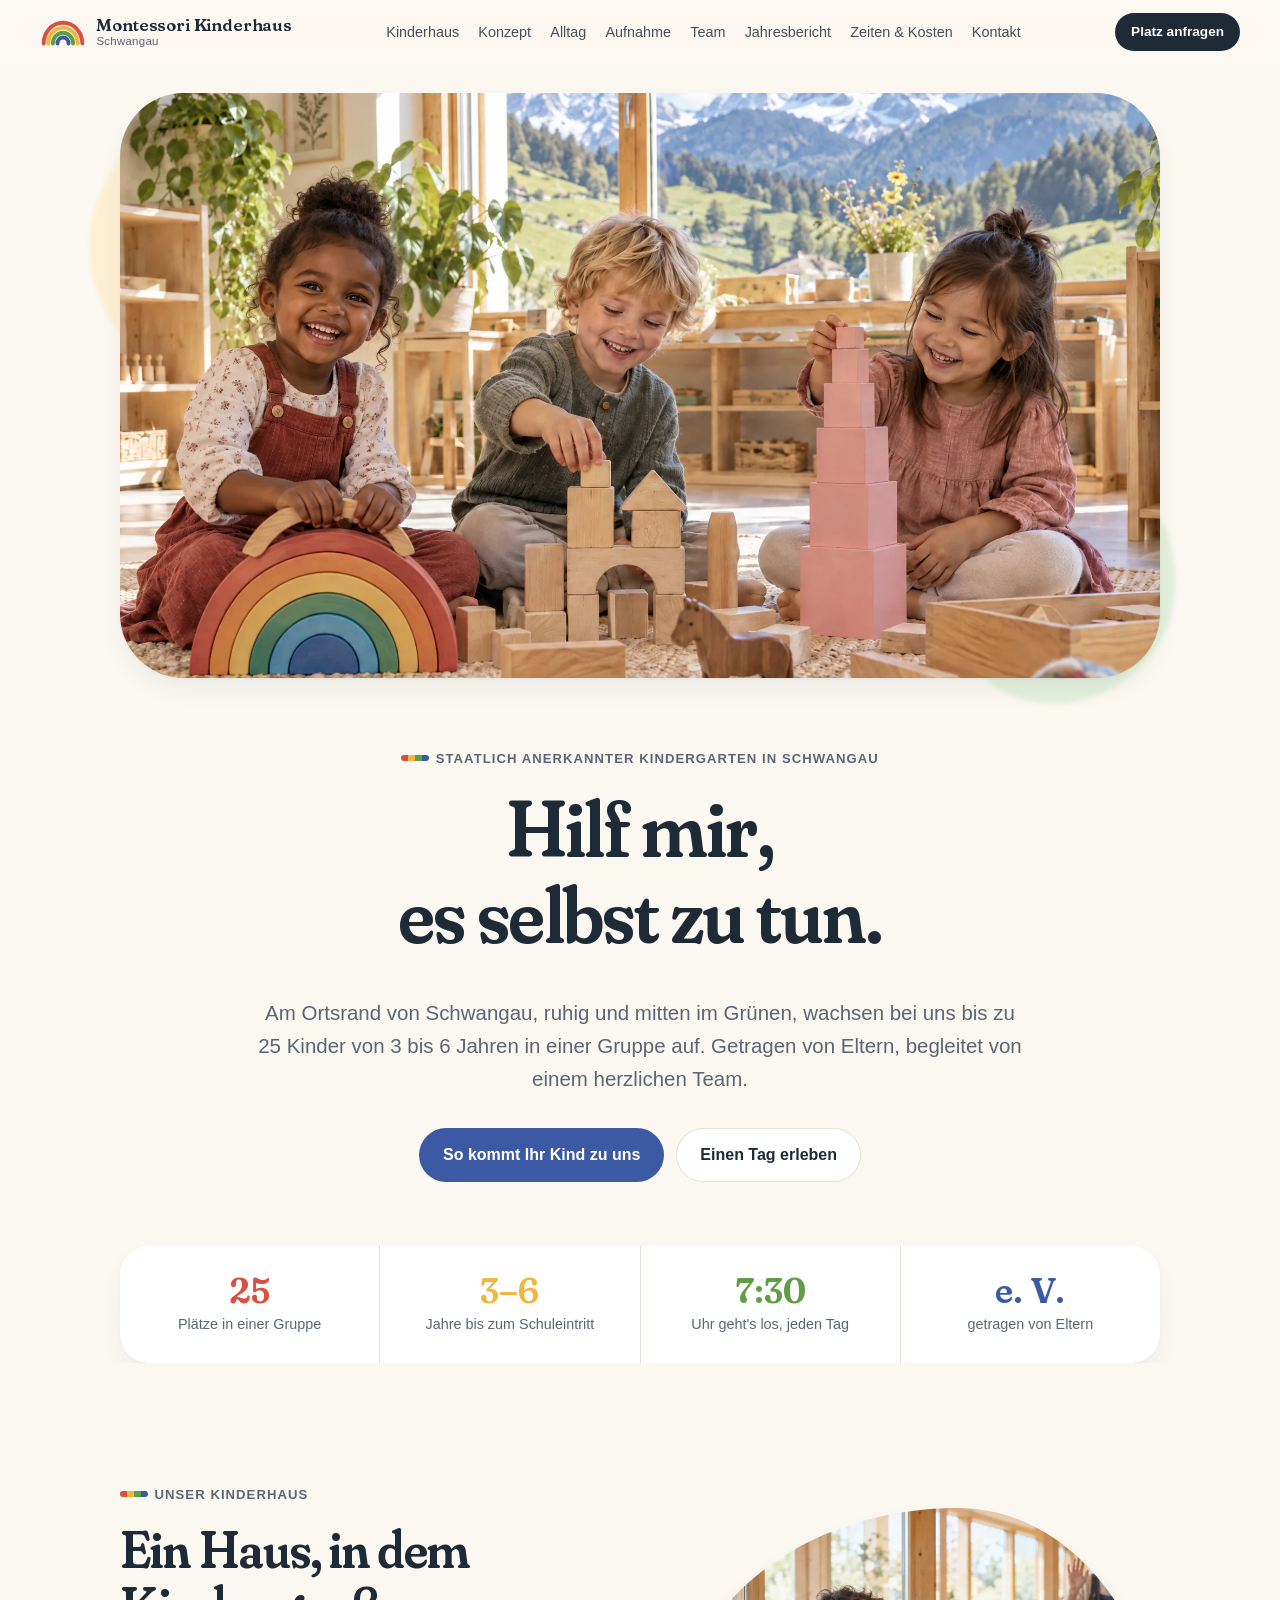
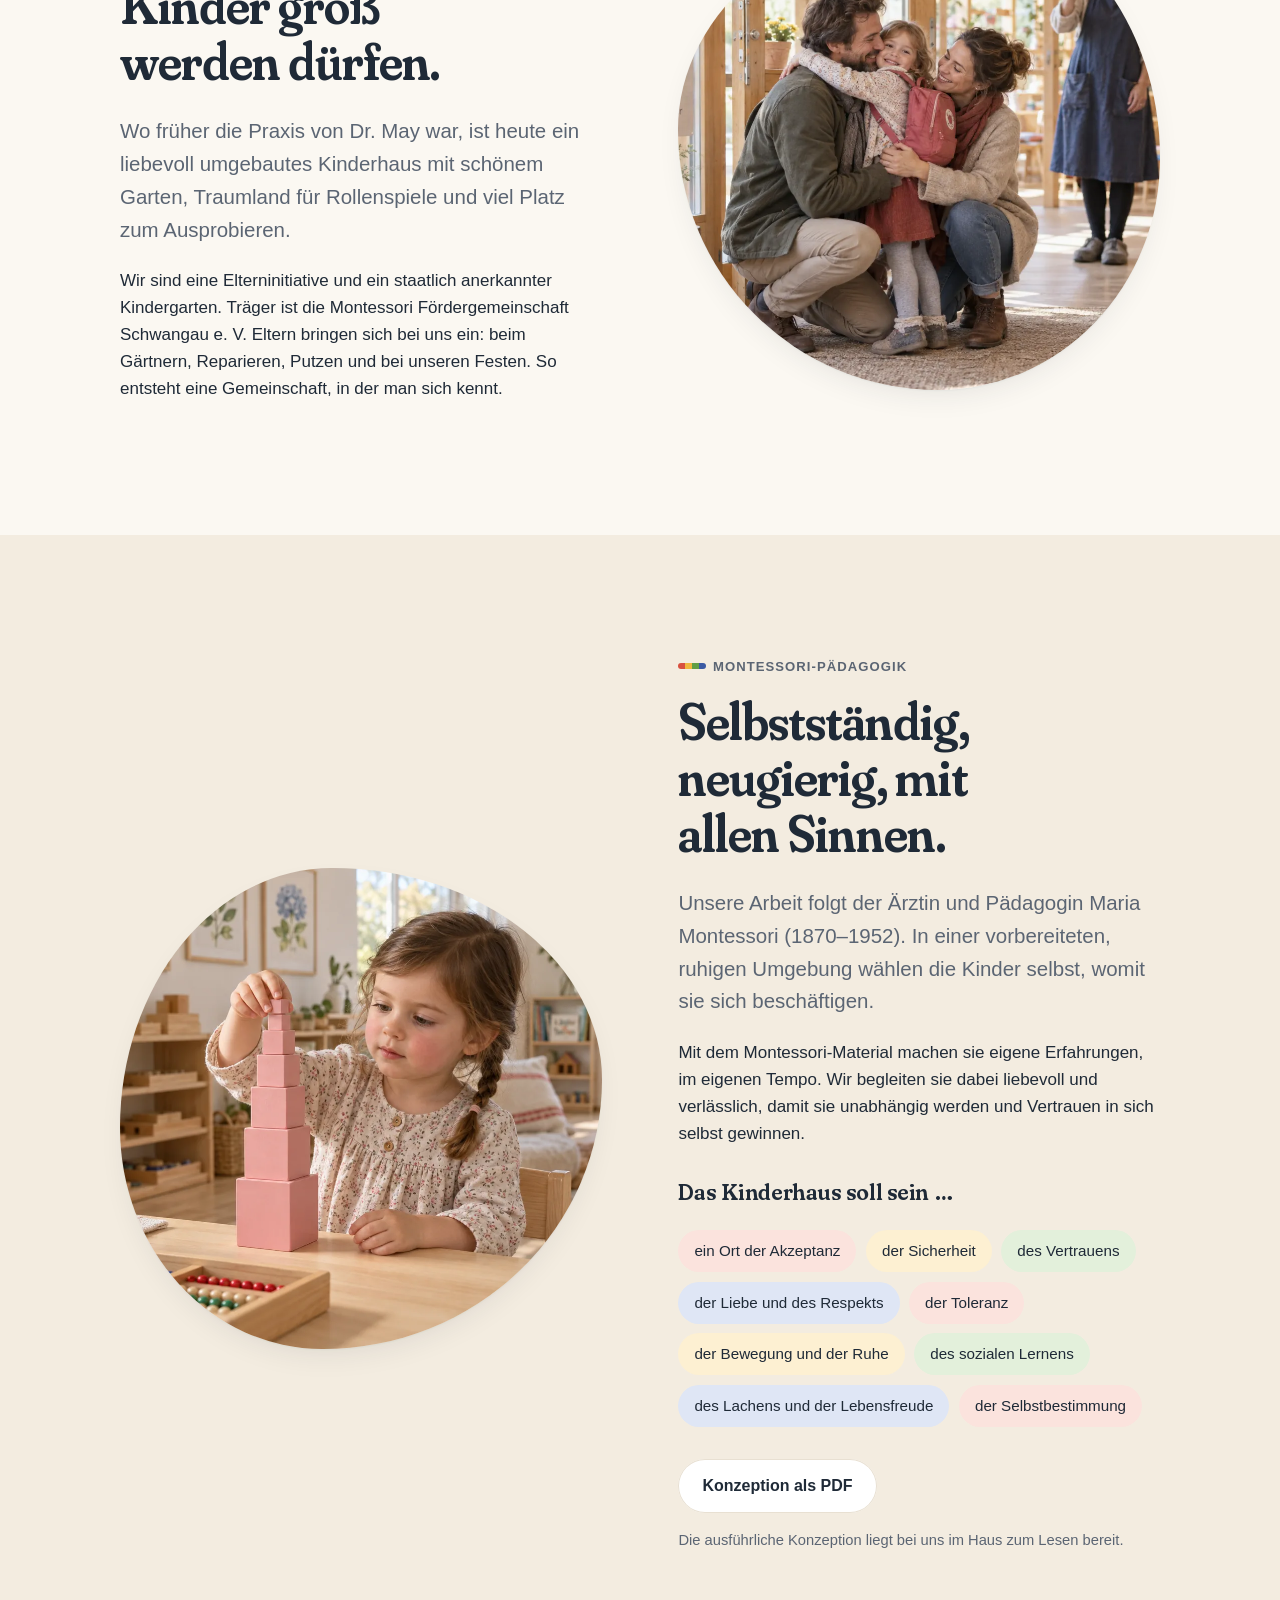
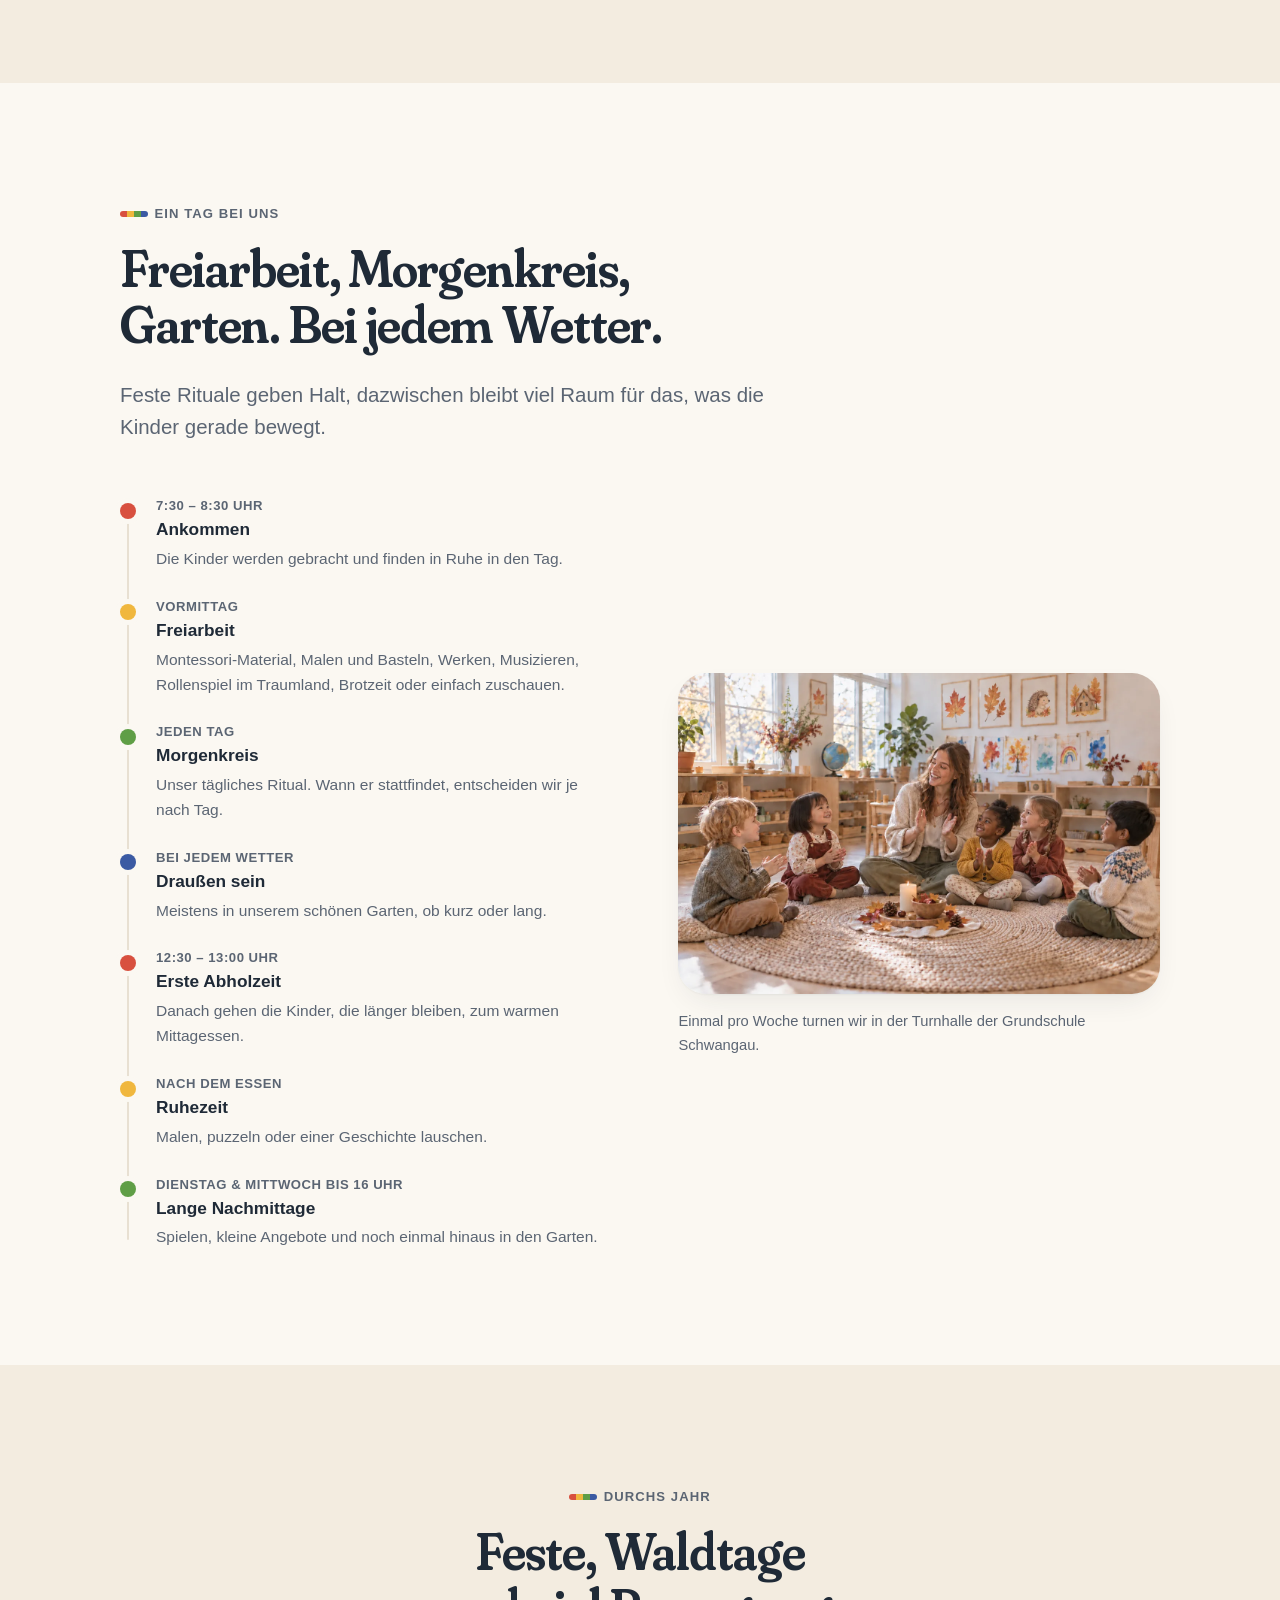
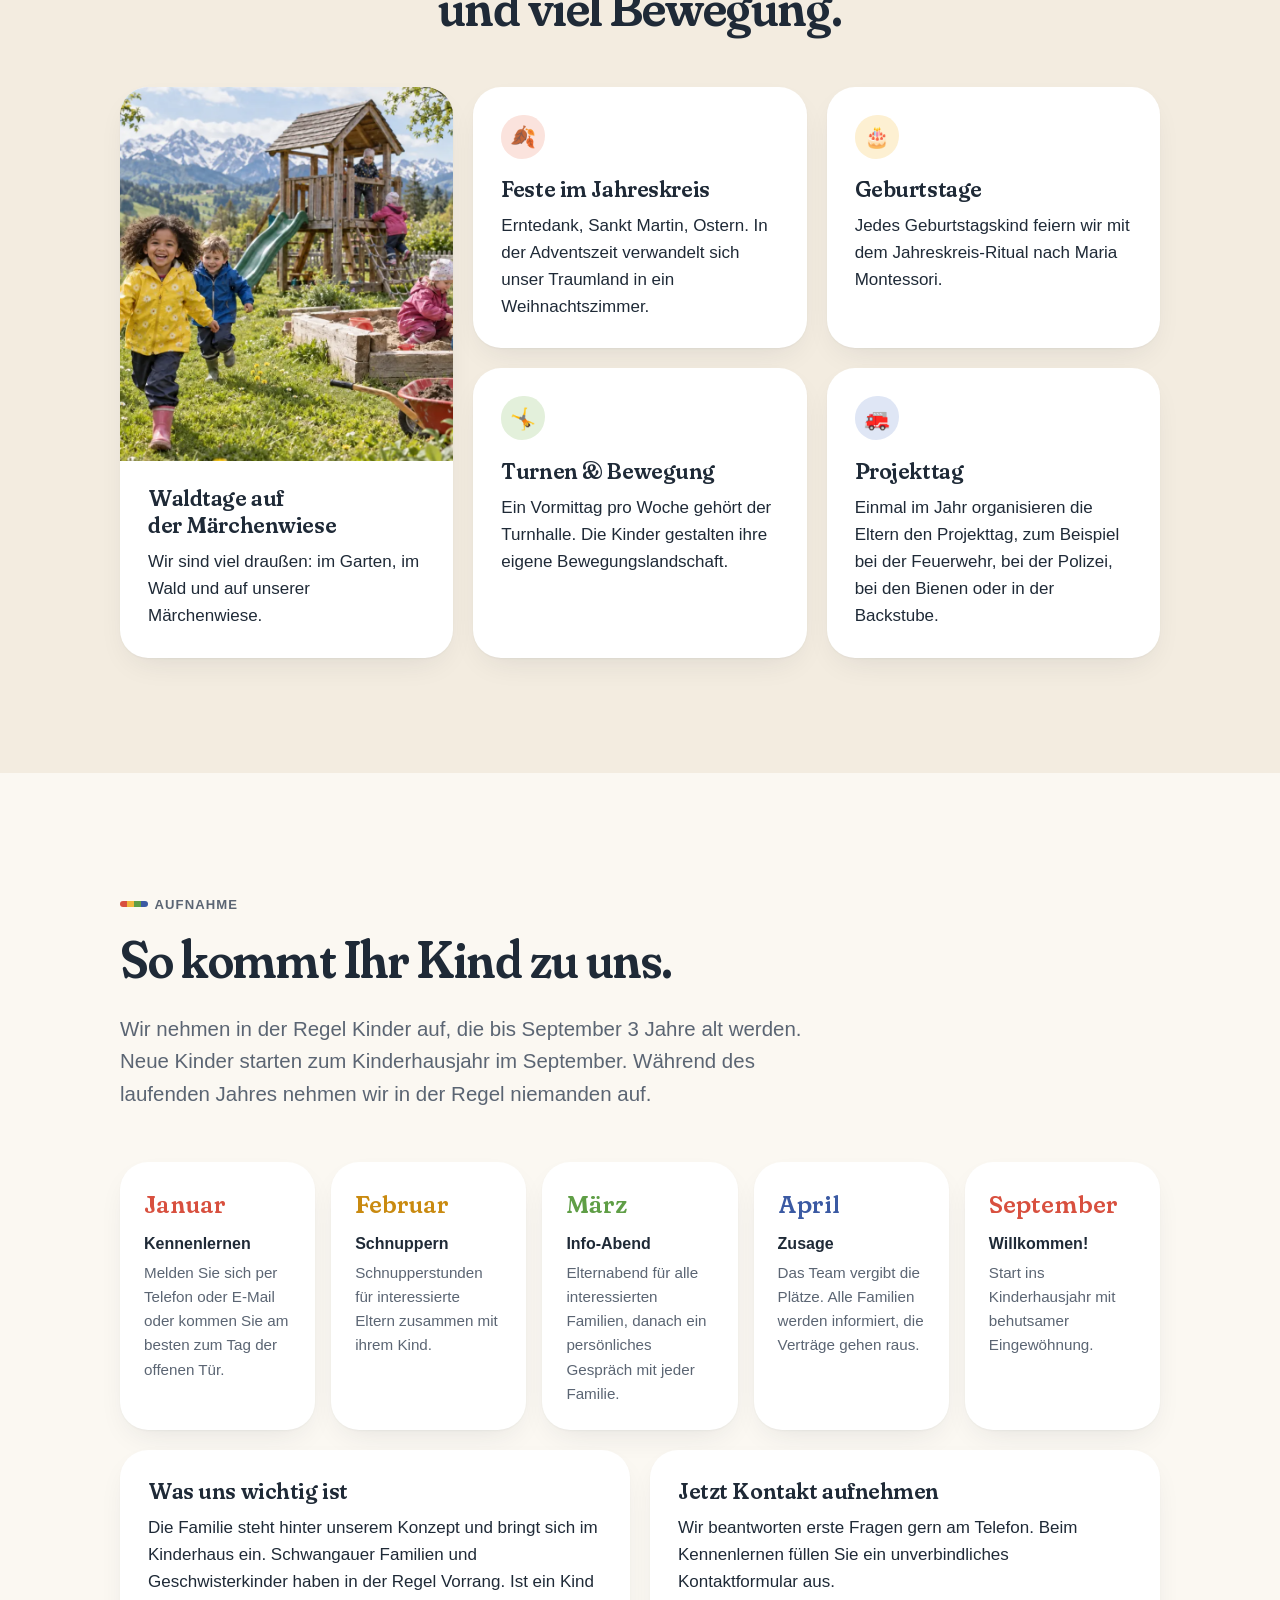
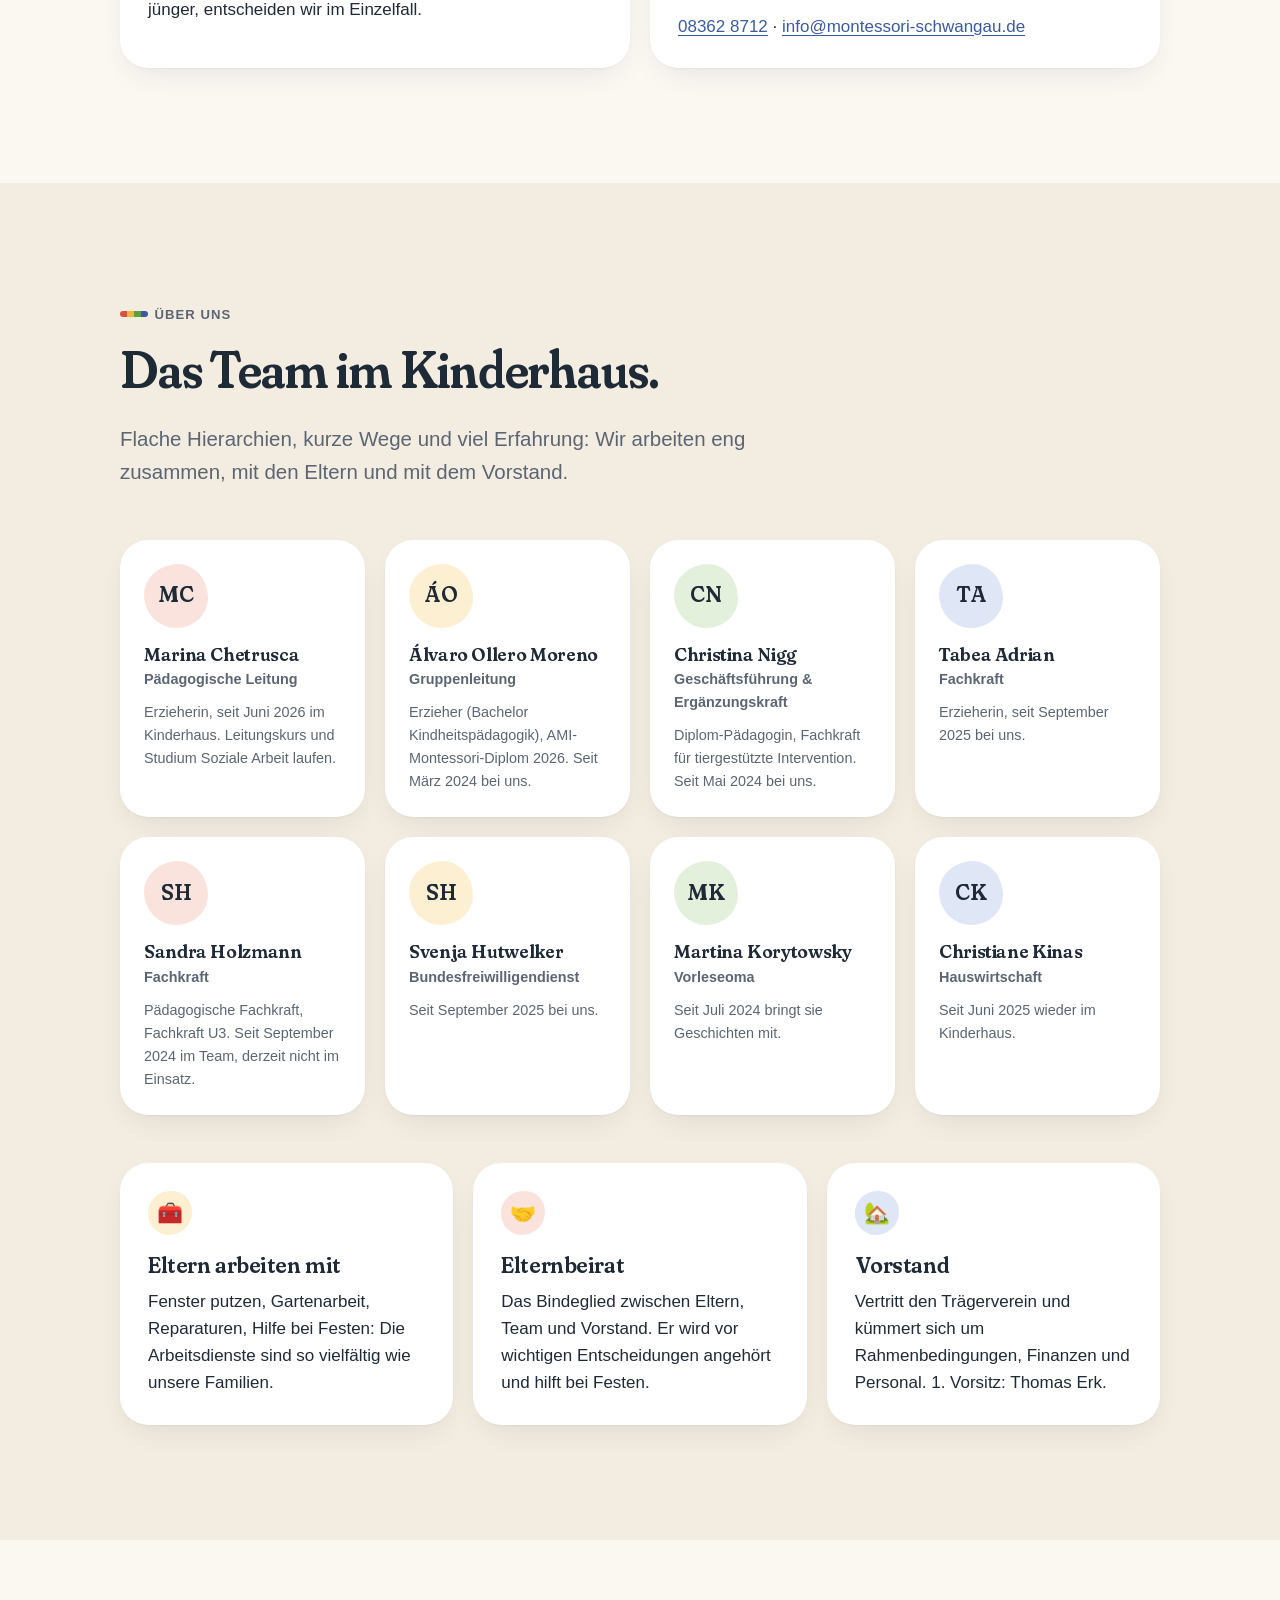
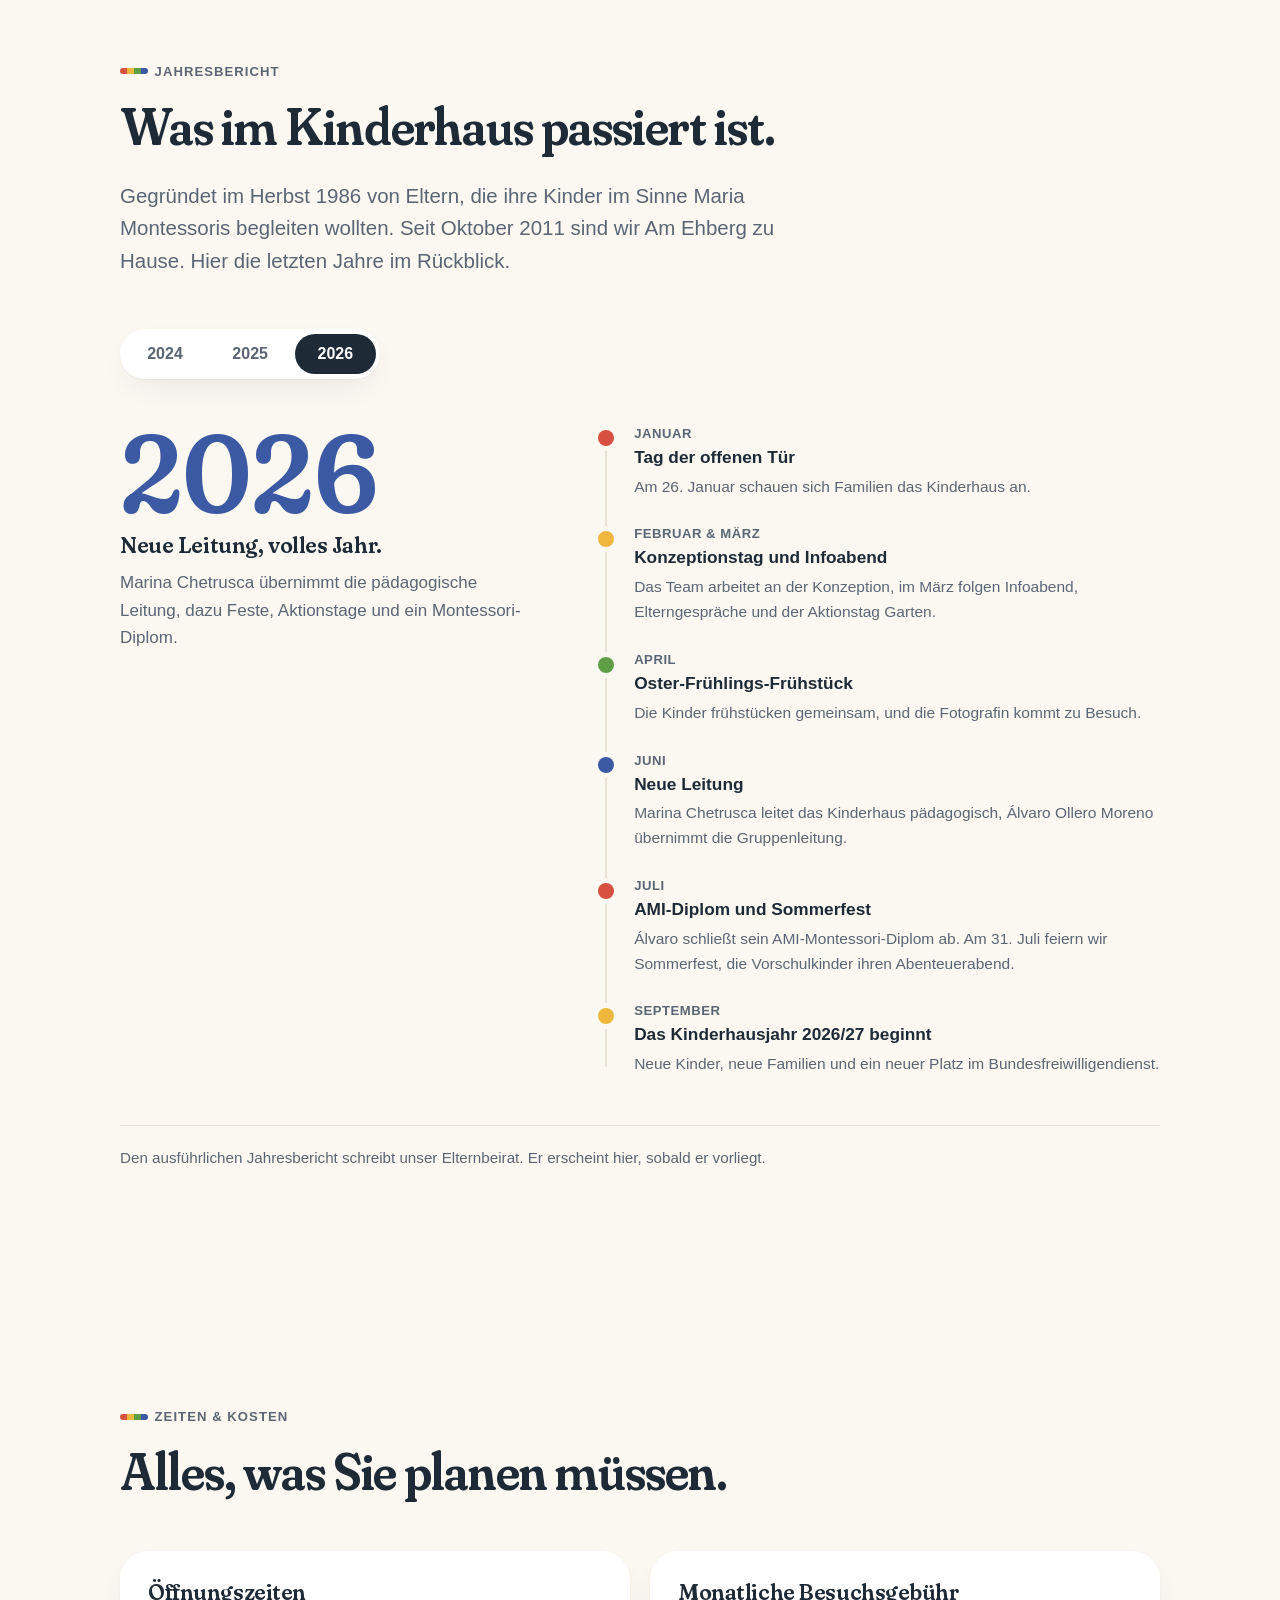
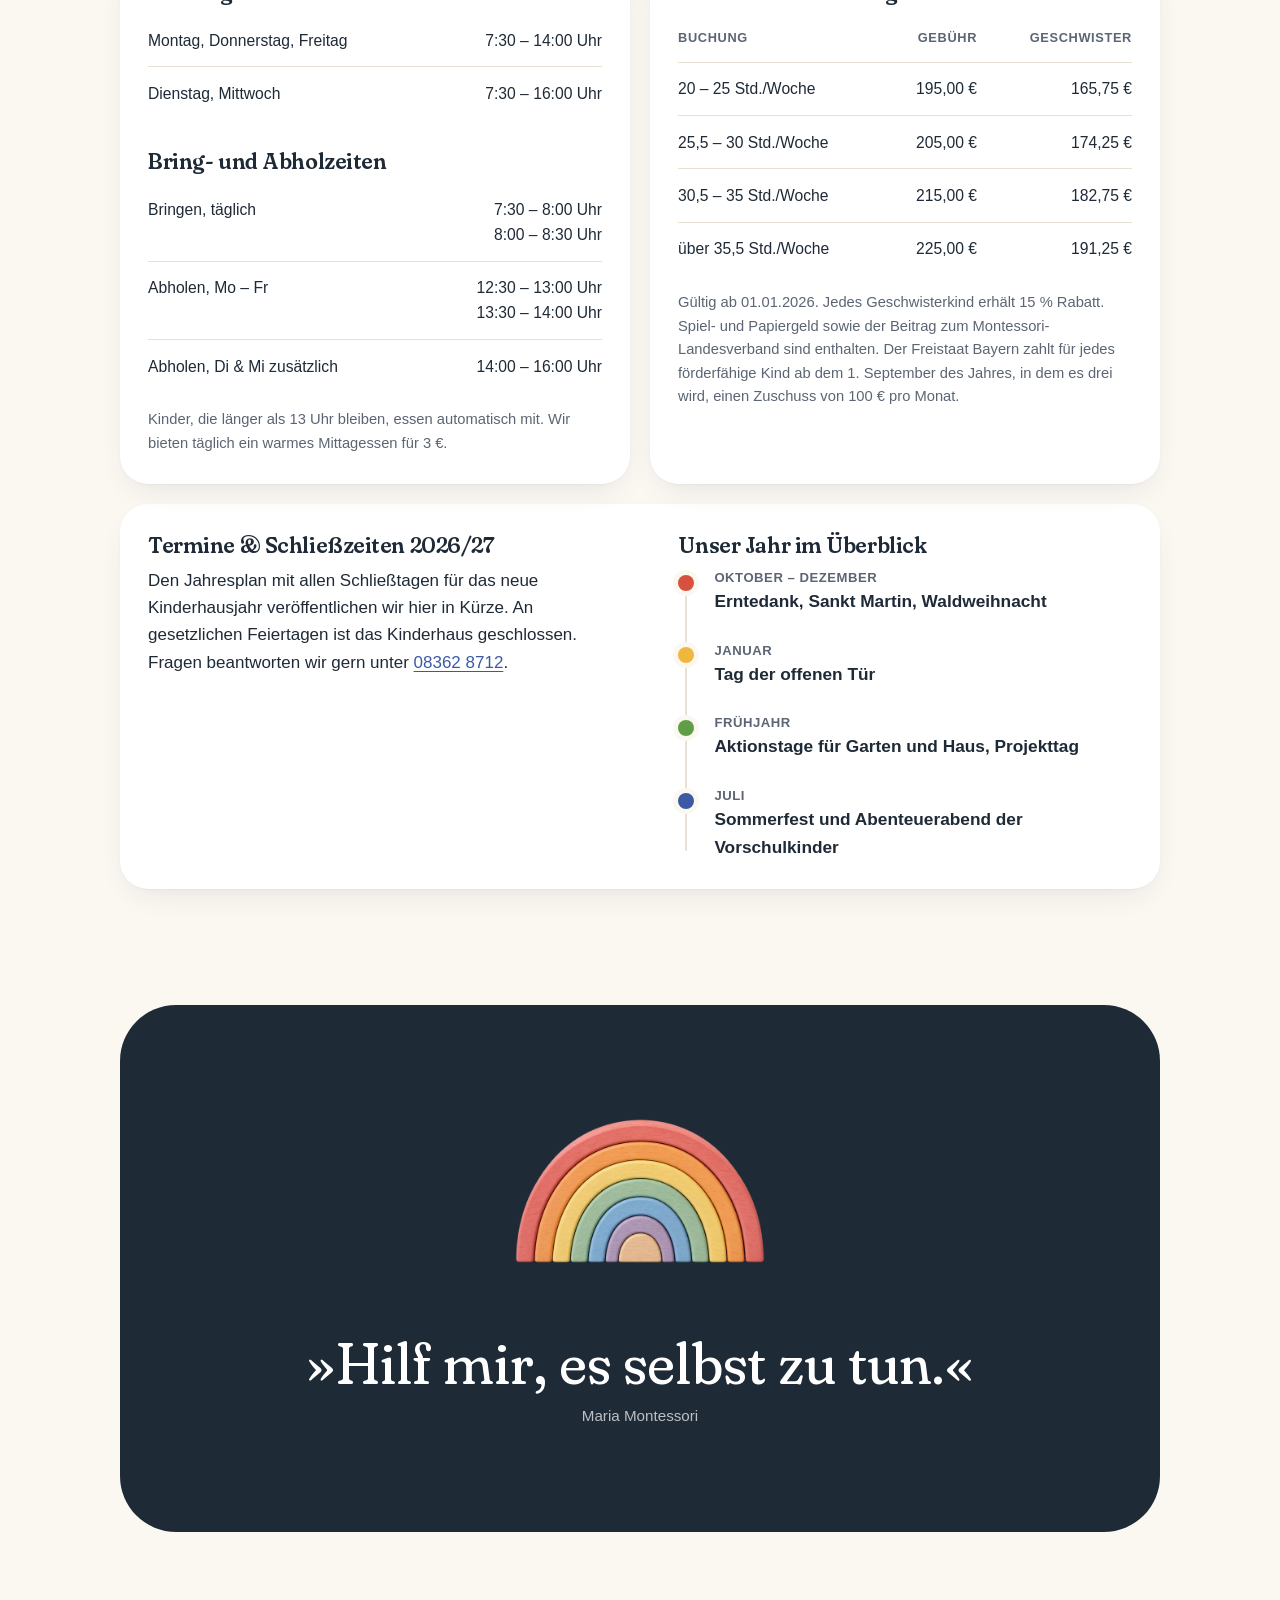
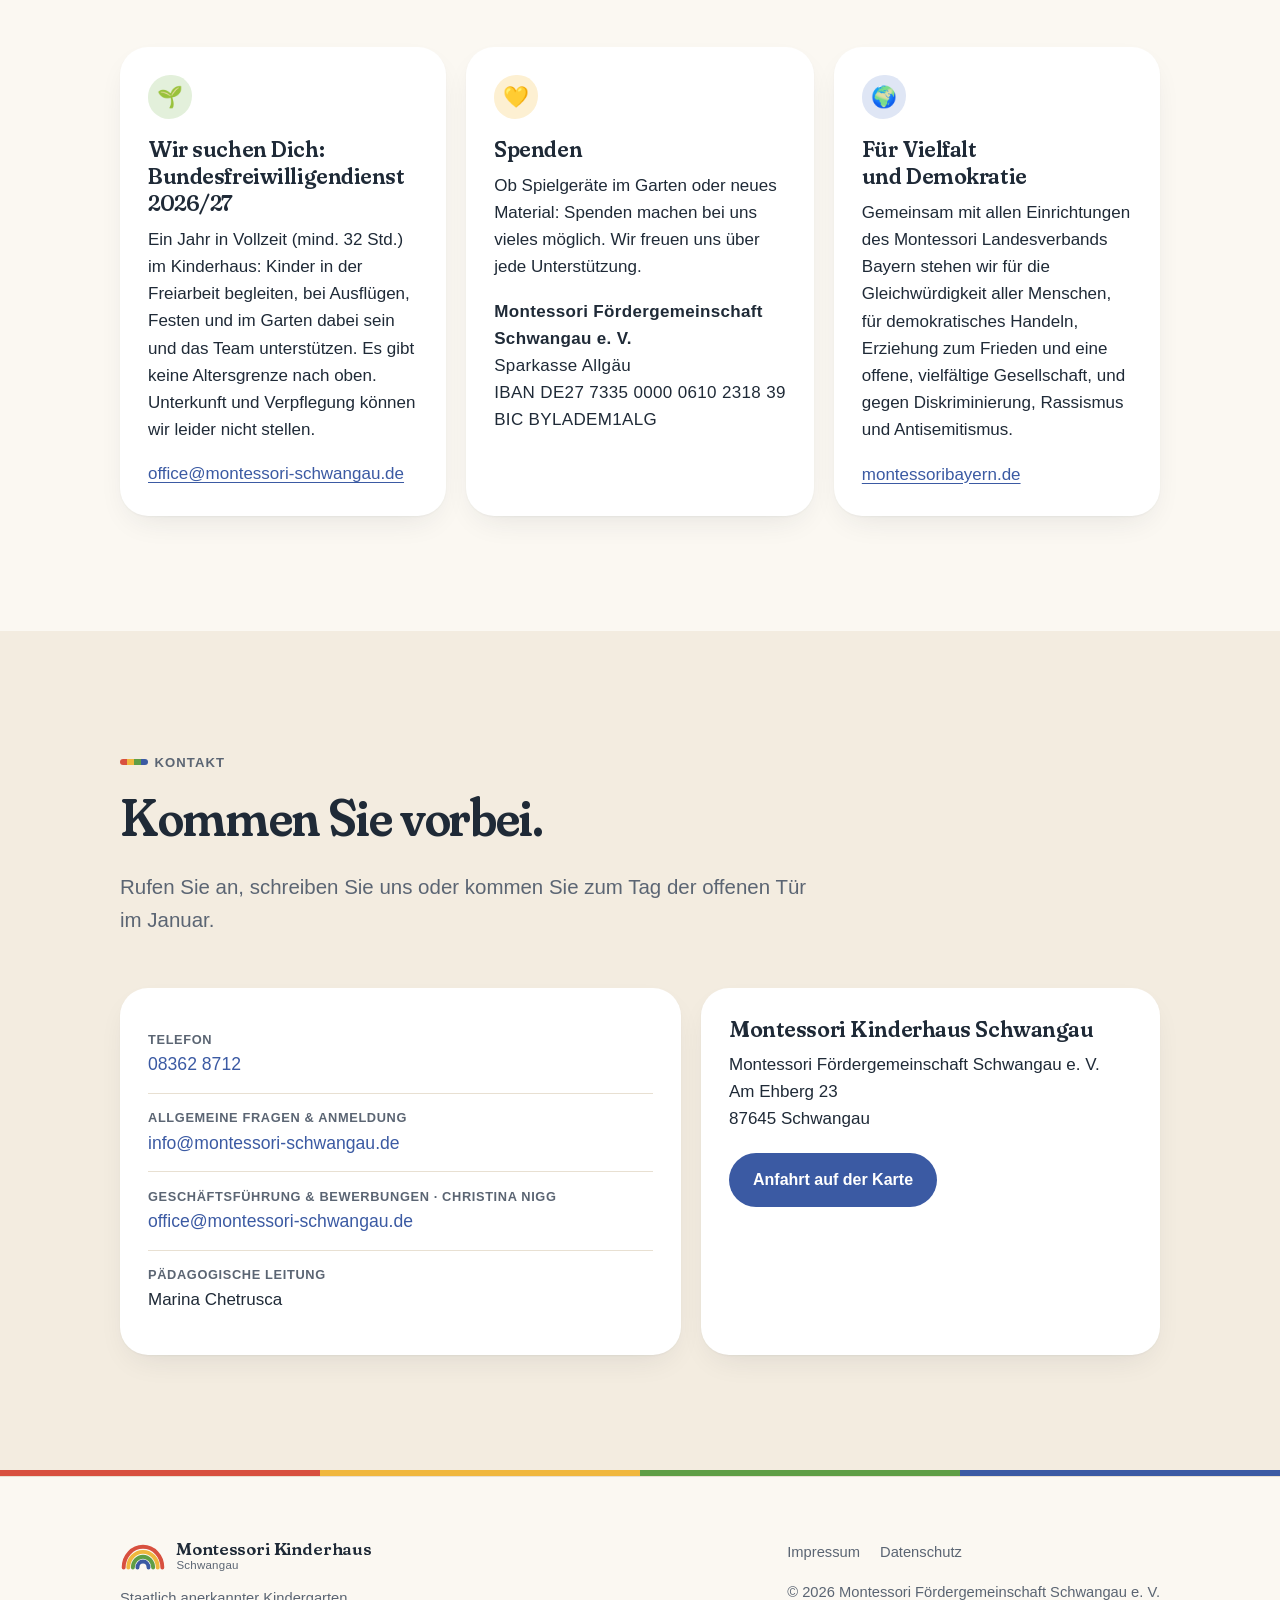
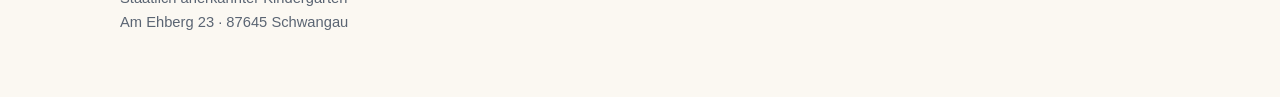
<file: docs/index.html>
<!doctype html>
<html lang="de">
<head>
<meta charset="utf-8">
<meta name="viewport" content="width=device-width, initial-scale=1">
<title>Montessori Kinderhaus Schwangau</title>
<meta name="description" content="Staatlich anerkannter Montessori-Kindergarten in Schwangau: eine Gruppe, bis zu 25 Kinder von 3 bis 6 Jahren, getragen von einer Elterninitiative.">
<meta property="og:title" content="Montessori Kinderhaus Schwangau">
<meta property="og:description" content="»Hilf mir, es selbst zu tun.« Staatlich anerkannter Kindergarten am Ehberg in Schwangau.">
<meta property="og:image" content="assets/img/hero-960.webp?v=c0fde399">
<meta name="theme-color" content="#fbf8f2">
<link rel="icon" href="assets/favicon.svg" type="image/svg+xml">
<link rel="preload" href="assets/fonts/fraunces.woff2" as="font" type="font/woff2" crossorigin>
<link rel="stylesheet" href="assets/style.css?v=8766b831">
</head>
<body>

<svg width="0" height="0" style="position:absolute" aria-hidden="true">
  <symbol id="logo" viewBox="0 0 100 60">
    <g fill="none" stroke-linecap="round" stroke-width="8.5">
      <path d="M8 55 A42 45 0 0 1 92 55" stroke="#d8503f"/>
      <path d="M18 55 A32 34 0 0 1 82 55" stroke="#f0b73e"/>
      <path d="M28 55 A22 23.5 0 0 1 72 55" stroke="#5f9e46"/>
      <path d="M38 55 A12 13 0 0 1 62 55" stroke="#3b5aa3"/>
    </g>
  </symbol>
</svg>

<header class="nav" id="nav">
  <div class="wrap">
    <a class="brand" href="#top" aria-label="Montessori Kinderhaus Schwangau, zum Seitenanfang">
      <svg aria-hidden="true"><use href="#logo"/></svg>
      <span>Montessori Kinderhaus<small>Schwangau</small></span>
    </a>
    <ul id="menu">
      <li><a href="#kinderhaus">Kinderhaus</a></li>
      <li><a href="#konzept">Konzept</a></li>
      <li><a href="#alltag">Alltag</a></li>
      <li><a href="#aufnahme">Aufnahme</a></li>
      <li><a href="#team">Team</a></li>
      <li><a href="#jahresbericht">Jahresbericht</a></li>
      <li><a href="#zeiten">Zeiten &amp; Kosten</a></li>
      <li><a href="#kontakt">Kontakt</a></li>
    </ul>
    <a class="cta-small" href="#aufnahme">Platz anfragen</a>
    <button class="menu-btn" id="menu-btn" aria-label="Menü öffnen" aria-expanded="false" aria-controls="menu">
      <svg viewBox="0 0 24 24" fill="none" stroke="currentColor" stroke-width="2" stroke-linecap="round"><path d="M4 8h16M4 16h16"/></svg>
    </button>
  </div>
</header>

<main id="top">

  <!-- Hero -->
  <div class="hero">
    <div class="wrap">
      <div class="hero-media">
        <svg class="blob b1" viewBox="0 0 200 200" aria-hidden="true"><path fill="currentColor" d="M43-58C56-46 67-31 70-14 73 3 67 22 55 36 43 50 25 59 5 63-15 67-37 66-52 54-67 42-75 19-73-2-71-23-60-42-44-54-28-66-7-71 10-70 27-69 30-70 43-58Z" transform="translate(100 100)"/></svg>
        <svg class="blob b2" viewBox="0 0 200 200" aria-hidden="true"><path fill="currentColor" d="M50-61C63-49 69-30 70-12 71 6 67 24 56 39 45 54 27 66 7 70-13 74-35 70-50 57-65 44-73 22-72 1-71-20-61-40-46-52-31-64-15-68 3-71 21-74 37-73 50-61Z" transform="translate(100 100)"/></svg>
        <img src="assets/img/hero.webp?v=98b57d81" srcset="assets/img/hero-960.webp?v=c0fde399 960w, assets/img/hero.webp?v=98b57d81 1920w" sizes="(max-width: 1120px) 100vw, 1120px"
             width="1920" height="1344" alt="Drei lachende Kinder sitzen auf einem Teppich und spielen mit einem Holzregenbogen, Bauklötzen und dem rosa Turm" fetchpriority="high">
      </div>
      <span class="eyebrow">Staatlich anerkannter Kindergarten in Schwangau</span>
      <h1>Hilf mir,<br>es selbst zu tun.</h1>
      <p class="lead">Am Ortsrand von Schwangau, ruhig und mitten im Grünen, wachsen bei uns bis zu 25&nbsp;Kinder von 3 bis 6&nbsp;Jahren in einer Gruppe auf. Getragen von Eltern, begleitet von einem herzlichen Team.</p>
      <div class="btns">
        <a class="btn btn-primary" href="#aufnahme">So kommt Ihr Kind zu uns</a>
        <a class="btn btn-ghost" href="#alltag">Einen Tag erleben</a>
      </div>
      <div class="facts">
        <div><strong>25</strong><span>Plätze in einer Gruppe</span></div>
        <div><strong>3–6</strong><span>Jahre bis zum Schuleintritt</span></div>
        <div><strong>7:30</strong><span>Uhr geht's los, jeden Tag</span></div>
        <div><strong>e.&nbsp;V.</strong><span>getragen von Eltern</span></div>
      </div>
    </div>
  </div>

  <!-- Kinderhaus -->
  <section id="kinderhaus">
    <div class="wrap split">
      <div class="reveal">
        <span class="eyebrow">Unser Kinderhaus</span>
        <h2>Ein Haus, in dem Kinder groß werden dürfen.</h2>
        <p class="lead">Wo früher die Praxis von Dr.&nbsp;May war, ist heute ein liebevoll umgebautes Kinderhaus mit schönem Garten, Traumland für Rollenspiele und viel Platz zum Ausprobieren.</p>
        <p>Wir sind eine Elterninitiative und ein staatlich anerkannter Kindergarten. Träger ist die Montessori Fördergemeinschaft Schwangau&nbsp;e.&nbsp;V. Eltern bringen sich bei uns ein: beim Gärtnern, Reparieren, Putzen und bei unseren Festen. So entsteht eine Gemeinschaft, in der man sich kennt.</p>
      </div>
      <div class="reveal">
        <img class="organic" src="assets/img/familie.webp?v=81b031f4" width="1024" height="1024" loading="lazy"
             alt="Eltern verabschieden sich am Eingang des Kinderhauses von ihrem Kind, eine Erzieherin winkt">
      </div>
    </div>
  </section>

  <!-- Konzept -->
  <section id="konzept" class="section-sand">
    <div class="wrap split flip">
      <div class="reveal">
        <span class="eyebrow">Montessori-Pädagogik</span>
        <h2>Selbstständig, neugierig, mit allen Sinnen.</h2>
        <p class="lead">Unsere Arbeit folgt der Ärztin und Pädagogin Maria Montessori (1870–1952). In einer vorbereiteten, ruhigen Umgebung wählen die Kinder selbst, womit sie sich beschäftigen.</p>
        <p>Mit dem Montessori-Material machen sie eigene Erfahrungen, im eigenen Tempo. Wir begleiten sie dabei liebevoll und verlässlich, damit sie unabhängig werden und Vertrauen in sich selbst gewinnen.</p>
        <h3 style="margin-top:2rem">Das Kinderhaus soll sein …</h3>
        <ul class="chips">
          <li>ein Ort der Akzeptanz</li>
          <li>der Sicherheit</li>
          <li>des Vertrauens</li>
          <li>der Liebe und des Respekts</li>
          <li>der Toleranz</li>
          <li>der Bewegung und der Ruhe</li>
          <li>des sozialen Lernens</li>
          <li>des Lachens und der Lebensfreude</li>
          <li>der Selbstbestimmung</li>
        </ul>
        <div class="btns">
          <a class="btn btn-ghost" href="assets/Konzeption_Montessori_Kinderhaus_Schwangau.pdf">Konzeption als PDF</a>
        </div>
        <p class="note" style="margin-top:1rem">Die ausführliche Konzeption liegt bei uns im Haus zum Lesen bereit.</p>
      </div>
      <div class="reveal">
        <img class="organic alt" src="assets/img/material.webp?v=2e543b78" width="1024" height="1024" loading="lazy"
             alt="Ein Mädchen stapelt konzentriert die Würfel des rosa Turms auf einem Holztisch">
      </div>
    </div>
  </section>

  <!-- Alltag -->
  <section id="alltag">
    <div class="wrap">
      <div class="section-head reveal">
        <span class="eyebrow">Ein Tag bei uns</span>
        <h2>Freiarbeit, Morgenkreis, Garten. Bei jedem Wetter.</h2>
        <p class="lead">Feste Rituale geben Halt, dazwischen bleibt viel Raum für das, was die Kinder gerade bewegt.</p>
      </div>
      <div class="split">
        <ol class="timeline reveal">
          <li><span class="when">7:30 – 8:30 Uhr</span><strong>Ankommen</strong><p>Die Kinder werden gebracht und finden in Ruhe in den Tag.</p></li>
          <li><span class="when">Vormittag</span><strong>Freiarbeit</strong><p>Montessori-Material, Malen und Basteln, Werken, Musizieren, Rollenspiel im Traumland, Brotzeit oder einfach zuschauen.</p></li>
          <li><span class="when">Jeden Tag</span><strong>Morgenkreis</strong><p>Unser tägliches Ritual. Wann er stattfindet, entscheiden wir je nach Tag.</p></li>
          <li><span class="when">Bei jedem Wetter</span><strong>Draußen sein</strong><p>Meistens in unserem schönen Garten, ob kurz oder lang.</p></li>
          <li><span class="when">12:30 – 13:00 Uhr</span><strong>Erste Abholzeit</strong><p>Danach gehen die Kinder, die länger bleiben, zum warmen Mittagessen.</p></li>
          <li><span class="when">Nach dem Essen</span><strong>Ruhezeit</strong><p>Malen, puzzeln oder einer Geschichte lauschen.</p></li>
          <li><span class="when">Dienstag &amp; Mittwoch bis 16 Uhr</span><strong>Lange Nachmittage</strong><p>Spielen, kleine Angebote und noch einmal hinaus in den Garten.</p></li>
        </ol>
        <div class="reveal">
          <img class="soft" src="assets/img/morgenkreis.webp?v=b4da1f25" width="1536" height="1024" loading="lazy"
               alt="Kinder und eine Erzieherin sitzen im Morgenkreis auf einem runden Teppich, in der Mitte eine Kerze und Herbstblätter">
          <p class="note" style="margin-top:1rem">Einmal pro Woche turnen wir in der Turnhalle der Grundschule Schwangau.</p>
        </div>
      </div>
    </div>
  </section>

  <!-- Aktivitäten -->
  <section id="aktivitaeten" class="section-sand">
    <div class="wrap">
      <div class="section-head center reveal">
        <span class="eyebrow">Durchs Jahr</span>
        <h2>Feste, Waldtage und viel Bewegung.</h2>
      </div>
      <div class="cards reveal">
        <article class="card card-media" style="grid-row: span 2">
          <img src="assets/img/garten.webp?v=e53fc4a0" width="1536" height="1024" loading="lazy" alt="Kinder in Gummistiefeln spielen im Garten, im Hintergrund die Allgäuer Berge">
          <div class="card-body">
            <h3>Waldtage auf der Märchenwiese</h3>
            <p>Wir sind viel draußen: im Garten, im Wald und auf unserer Märchenwiese.</p>
          </div>
        </article>
        <article class="card tint-red"><div class="dot" aria-hidden="true">🍂</div><h3>Feste im Jahreskreis</h3><p>Erntedank, Sankt Martin, Ostern. In der Adventszeit verwandelt sich unser Traumland in ein Weihnachtszimmer.</p></article>
        <article class="card tint-yellow"><div class="dot" aria-hidden="true">🎂</div><h3>Geburtstage</h3><p>Jedes Geburtstagskind feiern wir mit dem Jahreskreis-Ritual nach Maria Montessori.</p></article>
        <article class="card tint-green"><div class="dot" aria-hidden="true">🤸</div><h3>Turnen &amp; Bewegung</h3><p>Ein Vormittag pro Woche gehört der Turnhalle. Die Kinder gestalten ihre eigene Bewegungslandschaft.</p></article>
        <article class="card tint-blue"><div class="dot" aria-hidden="true">🚒</div><h3>Projekttag</h3><p>Einmal im Jahr organisieren die Eltern den Projekttag, zum Beispiel bei der Feuerwehr, bei der Polizei, bei den Bienen oder in der Backstube.</p></article>
      </div>
    </div>
  </section>

  <!-- Aufnahme -->
  <section id="aufnahme">
    <div class="wrap">
      <div class="section-head reveal">
        <span class="eyebrow">Aufnahme</span>
        <h2>So kommt Ihr Kind zu uns.</h2>
        <p class="lead">Wir nehmen in der Regel Kinder auf, die bis September 3&nbsp;Jahre alt werden. Neue Kinder starten zum Kinderhausjahr im September. Während des laufenden Jahres nehmen wir in der Regel niemanden auf.</p>
      </div>
      <ol class="steps reveal">
        <li><span class="month">Januar</span><strong>Kennenlernen</strong><p>Melden Sie sich per Telefon oder E-Mail oder kommen Sie am besten zum Tag der offenen Tür.</p></li>
        <li><span class="month">Februar</span><strong>Schnuppern</strong><p>Schnupperstunden für interessierte Eltern zusammen mit ihrem Kind.</p></li>
        <li><span class="month">März</span><strong>Info-Abend</strong><p>Elternabend für alle interessierten Familien, danach ein persönliches Gespräch mit jeder Familie.</p></li>
        <li><span class="month">April</span><strong>Zusage</strong><p>Das Team vergibt die Plätze. Alle Familien werden informiert, die Verträge gehen raus.</p></li>
        <li><span class="month">September</span><strong>Willkommen!</strong><p>Start ins Kinderhausjahr mit behutsamer Eingewöhnung.</p></li>
      </ol>
      <div class="cards two reveal" style="margin-top:1.25rem">
        <div class="card tint-green">
          <h3>Was uns wichtig ist</h3>
          <p>Die Familie steht hinter unserem Konzept und bringt sich im Kinderhaus ein. Schwangauer Familien und Geschwisterkinder haben in der Regel Vorrang. Ist ein Kind jünger, entscheiden wir im Einzelfall.</p>
        </div>
        <div class="card tint-blue">
          <h3>Jetzt Kontakt aufnehmen</h3>
          <p>Wir beantworten erste Fragen gern am Telefon. Beim Kennenlernen füllen Sie ein unverbindliches Kontaktformular aus.</p>
          <p><a href="tel:+4983628712">08362 8712</a> · <a href="mailto:info@montessori-schwangau.de">info@montessori-schwangau.de</a></p>
        </div>
      </div>
    </div>
  </section>

  <!-- Team -->
  <section id="team" class="section-sand">
    <div class="wrap">
      <div class="section-head reveal">
        <span class="eyebrow">Über uns</span>
        <h2>Das Team im Kinderhaus.</h2>
        <p class="lead">Flache Hierarchien, kurze Wege und viel Erfahrung: Wir arbeiten eng zusammen, mit den Eltern und mit dem Vorstand.</p>
      </div>
      <div class="team reveal">
        <article class="person"><div class="avatar" aria-hidden="true">MC</div><h3>Marina Chetrusca</h3><p class="role">Pädagogische Leitung</p><p>Erzieherin, seit Juni 2026 im Kinderhaus. Leitungskurs und Studium Soziale Arbeit laufen.</p></article>
        <article class="person"><div class="avatar" aria-hidden="true">ÁO</div><h3>Álvaro Ollero Moreno</h3><p class="role">Gruppenleitung</p><p>Erzieher (Bachelor Kindheitspädagogik), AMI-Montessori-Diplom 2026. Seit März 2024 bei uns.</p></article>
        <article class="person"><div class="avatar" aria-hidden="true">CN</div><h3>Christina Nigg</h3><p class="role">Geschäftsführung &amp; Ergänzungskraft</p><p>Diplom-Pädagogin, Fachkraft für tiergestützte Intervention. Seit Mai 2024 bei uns.</p></article>
        <article class="person"><div class="avatar" aria-hidden="true">TA</div><h3>Tabea Adrian</h3><p class="role">Fachkraft</p><p>Erzieherin, seit September 2025 bei uns.</p></article>
        <article class="person"><div class="avatar" aria-hidden="true">SH</div><h3>Sandra Holzmann</h3><p class="role">Fachkraft</p><p>Pädagogische Fachkraft, Fachkraft U3. Seit September 2024 im Team, derzeit nicht im Einsatz.</p></article>
        <article class="person"><div class="avatar" aria-hidden="true">SH</div><h3>Svenja Hutwelker</h3><p class="role">Bundesfreiwilligendienst</p><p>Seit September 2025 bei uns.</p></article>
        <article class="person"><div class="avatar" aria-hidden="true">MK</div><h3>Martina Korytowsky</h3><p class="role">Vorleseoma</p><p>Seit Juli 2024 bringt sie Geschichten mit.</p></article>
        <article class="person"><div class="avatar" aria-hidden="true">CK</div><h3>Christiane Kinas</h3><p class="role">Hauswirtschaft</p><p>Seit Juni 2025 wieder im Kinderhaus.</p></article>
      </div>
      <div class="cards reveal" style="margin-top:3rem">
        <div class="card tint-yellow"><div class="dot" aria-hidden="true">🧰</div><h3>Eltern arbeiten mit</h3><p>Fenster putzen, Gartenarbeit, Reparaturen, Hilfe bei Festen: Die Arbeitsdienste sind so vielfältig wie unsere Familien.</p></div>
        <div class="card tint-red"><div class="dot" aria-hidden="true">🤝</div><h3>Elternbeirat</h3><p>Das Bindeglied zwischen Eltern, Team und Vorstand. Er wird vor wichtigen Entscheidungen angehört und hilft bei Festen.</p></div>
        <div class="card tint-blue"><div class="dot" aria-hidden="true">🏡</div><h3>Vorstand</h3><p>Vertritt den Trägerverein und kümmert sich um Rahmenbedingungen, Finanzen und Personal. 1.&nbsp;Vorsitz: Thomas Erk.</p></div>
      </div>
    </div>
  </section>

  <!-- Jahresbericht -->
  <section id="jahresbericht">
    <div class="wrap">
      <div class="section-head reveal">
        <span class="eyebrow">Jahresbericht</span>
        <h2>Was im Kinderhaus passiert ist.</h2>
        <p class="lead">Gegründet im Herbst 1986 von Eltern, die ihre Kinder im Sinne Maria Montessoris begleiten wollten. Seit Oktober 2011 sind wir Am Ehberg zu Hause. Hier die letzten Jahre im Rückblick.</p>
      </div>
      <div class="report reveal">
        <div class="tabs" role="tablist" aria-label="Jahr wählen">
          <button class="tab" role="tab" id="tab-2024" aria-controls="jahr-2024" aria-selected="false" tabindex="-1">2024</button>
          <button class="tab" role="tab" id="tab-2025" aria-controls="jahr-2025" aria-selected="false" tabindex="-1">2025</button>
          <button class="tab" role="tab" id="tab-2026" aria-controls="jahr-2026" aria-selected="true">2026</button>
        </div>

        <div class="panel" role="tabpanel" id="jahr-2024" aria-labelledby="tab-2024" tabindex="0" hidden>
          <div class="panel-intro">
            <p class="year">2024</p>
            <h3>Das Team wächst.</h3>
            <p>Vier neue Menschen kommen ins Kinderhaus, darunter unsere Vorleseoma.</p>
          </div>
          <ol class="timeline">
            <li><span class="when">März</span><strong>Álvaro Ollero Moreno kommt zu uns</strong><p>Erzieher mit Bachelor in Kindheitspädagogik aus Spanien.</p></li>
            <li><span class="when">Mai</span><strong>Christina Nigg beginnt im Kinderhaus</strong><p>Diplom-Pädagogin, heute Geschäftsführung und Ergänzungskraft.</p></li>
            <li><span class="when">Juli</span><strong>Martina Korytowsky wird Vorleseoma</strong><p>Seitdem bringt sie regelmäßig Geschichten mit.</p></li>
            <li><span class="when">September</span><strong>Sandra Holzmann verstärkt das Team</strong><p>Pädagogische Fachkraft mit Zusatzausbildung U3.</p></li>
          </ol>
        </div>

        <div class="panel" role="tabpanel" id="jahr-2025" aria-labelledby="tab-2025" tabindex="0" hidden>
          <div class="panel-intro">
            <p class="year">2025</p>
            <h3>Neue Gesichter, neue Abschlüsse.</h3>
            <p>Zwei Anerkennungen im Team und drei Rückkehrer und Neuzugänge.</p>
          </div>
          <ol class="timeline">
            <li><span class="when">Mai</span><strong>Anerkennung als Ergänzungskraft</strong><p>Christina Nigg kann nun auch in der Gruppe vertreten.</p></li>
            <li><span class="when">Juni</span><strong>Christiane Kinas ist zurück</strong><p>Sie kümmert sich wieder um die Hauswirtschaft.</p></li>
            <li><span class="when">September</span><strong>Tabea Adrian und Svenja Hutwelker kommen</strong><p>Eine Erzieherin und eine Bundesfreiwillige für das Kinderhausjahr 2025/26.</p></li>
            <li><span class="when">1. Oktober</span><strong>Álvaro wird als Fachkraft anerkannt</strong><p>Sein spanischer Abschluss gilt jetzt auch in Bayern.</p></li>
            <li><span class="when">Dezember</span><strong>Weihnachtsferien</strong><p>Vom 22.&nbsp;Dezember bis 5.&nbsp;Januar bleibt das Kinderhaus geschlossen.</p></li>
          </ol>
        </div>

        <div class="panel" role="tabpanel" id="jahr-2026" aria-labelledby="tab-2026" tabindex="0">
          <div class="panel-intro">
            <p class="year">2026</p>
            <h3>Neue Leitung, volles Jahr.</h3>
            <p>Marina Chetrusca übernimmt die pädagogische Leitung, dazu Feste, Aktionstage und ein Montessori-Diplom.</p>
          </div>
          <ol class="timeline">
            <li><span class="when">Januar</span><strong>Tag der offenen Tür</strong><p>Am 26.&nbsp;Januar schauen sich Familien das Kinderhaus an.</p></li>
            <li><span class="when">Februar &amp; März</span><strong>Konzeptionstag und Infoabend</strong><p>Das Team arbeitet an der Konzeption, im März folgen Infoabend, Elterngespräche und der Aktionstag Garten.</p></li>
            <li><span class="when">April</span><strong>Oster-Frühlings-Frühstück</strong><p>Die Kinder frühstücken gemeinsam, und die Fotografin kommt zu Besuch.</p></li>
            <li><span class="when">Juni</span><strong>Neue Leitung</strong><p>Marina Chetrusca leitet das Kinderhaus pädagogisch, Álvaro Ollero Moreno übernimmt die Gruppenleitung.</p></li>
            <li><span class="when">Juli</span><strong>AMI-Diplom und Sommerfest</strong><p>Álvaro schließt sein AMI-Montessori-Diplom ab. Am 31.&nbsp;Juli feiern wir Sommerfest, die Vorschulkinder ihren Abenteuerabend.</p></li>
            <li><span class="when">September</span><strong>Das Kinderhausjahr 2026/27 beginnt</strong><p>Neue Kinder, neue Familien und ein neuer Platz im Bundesfreiwilligendienst.</p></li>
          </ol>
        </div>

        <p class="report-note">Den ausführlichen Jahresbericht schreibt unser Elternbeirat. Er erscheint hier, sobald er vorliegt.</p>
      </div>
    </div>
  </section>

  <!-- Zeiten & Kosten -->
  <section id="zeiten">
    <div class="wrap">
      <div class="section-head reveal">
        <span class="eyebrow">Zeiten &amp; Kosten</span>
        <h2>Alles, was Sie planen müssen.</h2>
      </div>
      <div class="cards two reveal">
        <div class="card">
          <h3>Öffnungszeiten</h3>
          <table class="table">
            <tr><td>Montag, Donnerstag, Freitag</td><td class="num">7:30 – 14:00 Uhr</td></tr>
            <tr><td>Dienstag, Mittwoch</td><td class="num">7:30 – 16:00 Uhr</td></tr>
          </table>
          <h3 style="margin-top:1.75rem">Bring- und Abholzeiten</h3>
          <table class="table">
            <tr><td>Bringen, täglich</td><td class="num">7:30 – 8:00 Uhr<br>8:00 – 8:30 Uhr</td></tr>
            <tr><td>Abholen, Mo – Fr</td><td class="num">12:30 – 13:00 Uhr<br>13:30 – 14:00 Uhr</td></tr>
            <tr><td>Abholen, Di &amp; Mi zusätzlich</td><td class="num">14:00 – 16:00 Uhr</td></tr>
          </table>
          <p class="note" style="margin-top:1rem">Kinder, die länger als 13&nbsp;Uhr bleiben, essen automatisch mit. Wir bieten täglich ein warmes Mittagessen für 3&nbsp;€.</p>
        </div>
        <div class="card">
          <h3>Monatliche Besuchsgebühr</h3>
          <table class="table">
            <thead><tr><th>Buchung</th><th class="num">Gebühr</th><th class="num">Geschwister</th></tr></thead>
            <tr><td>20 – 25 Std./Woche</td><td class="num">195,00 €</td><td class="num">165,75 €</td></tr>
            <tr><td>25,5 – 30 Std./Woche</td><td class="num">205,00 €</td><td class="num">174,25 €</td></tr>
            <tr><td>30,5 – 35 Std./Woche</td><td class="num">215,00 €</td><td class="num">182,75 €</td></tr>
            <tr><td>über 35,5 Std./Woche</td><td class="num">225,00 €</td><td class="num">191,25 €</td></tr>
          </table>
          <p class="note" style="margin-top:1rem">Gültig ab 01.01.2026. Jedes Geschwisterkind erhält 15&nbsp;% Rabatt. Spiel- und Papiergeld sowie der Beitrag zum Montessori-Landesverband sind enthalten. Der Freistaat Bayern zahlt für jedes förderfähige Kind ab dem 1.&nbsp;September des Jahres, in dem es drei wird, einen Zuschuss von 100&nbsp;€ pro Monat.</p>
        </div>
      </div>
      <div class="card reveal" style="margin-top:1.25rem">
        <div class="split" style="align-items:start">
          <div>
            <h3>Termine &amp; Schließzeiten 2026/27</h3>
            <p>Den Jahresplan mit allen Schließtagen für das neue Kinderhausjahr veröffentlichen wir hier in Kürze. An gesetzlichen Feiertagen ist das Kinderhaus geschlossen. Fragen beantworten wir gern unter <a href="tel:+4983628712">08362 8712</a>.</p>
          </div>
          <div>
            <h3>Unser Jahr im Überblick</h3>
            <ol class="timeline">
              <li><span class="when">Oktober – Dezember</span><strong>Erntedank, Sankt Martin, Waldweihnacht</strong></li>
              <li><span class="when">Januar</span><strong>Tag der offenen Tür</strong></li>
              <li><span class="when">Frühjahr</span><strong>Aktionstage für Garten und Haus, Projekttag</strong></li>
              <li><span class="when">Juli</span><strong>Sommerfest und Abenteuerabend der Vorschulkinder</strong></li>
            </ol>
          </div>
        </div>
      </div>
    </div>
  </section>

  <!-- Zitatband -->
  <div class="wrap reveal">
    <div class="band">
      <img class="band-rainbow" src="assets/img/regenbogen.webp?v=55d0a2f4" width="640" height="640" loading="lazy" alt="">
      <p class="quote">»Hilf mir, es selbst zu tun.«</p>
      <p class="quote-by">Maria Montessori</p>
    </div>
  </div>

  <!-- Mitmachen -->
  <section id="mitmachen">
    <div class="wrap">
      <div class="cards reveal">
        <div class="card tint-green">
          <div class="dot" aria-hidden="true">🌱</div>
          <h3>Wir suchen Dich: Bundesfreiwilligendienst 2026/27</h3>
          <p>Ein Jahr in Vollzeit (mind. 32 Std.) im Kinderhaus: Kinder in der Freiarbeit begleiten, bei Ausflügen, Festen und im Garten dabei sein und das Team unterstützen. Es gibt keine Altersgrenze nach oben. Unterkunft und Verpflegung können wir leider nicht stellen.</p>
          <p><a href="mailto:office@montessori-schwangau.de?subject=Bundesfreiwilligendienst%202026%2F27">office@montessori-schwangau.de</a></p>
        </div>
        <div class="card tint-yellow">
          <div class="dot" aria-hidden="true">💛</div>
          <h3>Spenden</h3>
          <p>Ob Spielgeräte im Garten oder neues Material: Spenden machen bei uns vieles möglich. Wir freuen uns über jede Unterstützung.</p>
          <p class="iban"><strong>Montessori Fördergemeinschaft Schwangau e.&nbsp;V.</strong><br>Sparkasse Allgäu<br><span style="white-space:nowrap">IBAN DE27 7335 0000 0610 2318 39</span><br>BIC BYLADEM1ALG</p>
        </div>
        <div class="card tint-blue">
          <div class="dot" aria-hidden="true">🌍</div>
          <h3>Für Vielfalt und Demokratie</h3>
          <p>Gemeinsam mit allen Einrichtungen des Montessori Landesverbands Bayern stehen wir für die Gleichwürdigkeit aller Menschen, für demokratisches Handeln, Erziehung zum Frieden und eine offene, vielfältige Gesellschaft, und gegen Diskriminierung, Rassismus und Antisemitismus.</p>
          <p><a href="https://www.montessoribayern.de" rel="noopener">montessoribayern.de</a></p>
        </div>
      </div>
    </div>
  </section>

  <!-- Kontakt -->
  <section id="kontakt" class="section-sand">
    <div class="wrap">
      <div class="section-head reveal">
        <span class="eyebrow">Kontakt</span>
        <h2>Kommen Sie vorbei.</h2>
        <p class="lead">Rufen Sie an, schreiben Sie uns oder kommen Sie zum Tag der offenen Tür im Januar.</p>
      </div>
      <div class="contact-grid reveal">
        <div class="card">
          <ul class="contact-list">
            <li><span class="label">Telefon</span><a href="tel:+4983628712">08362 8712</a></li>
            <li><span class="label">Allgemeine Fragen &amp; Anmeldung</span><a href="mailto:info@montessori-schwangau.de">info@montessori-schwangau.de</a></li>
            <li><span class="label">Geschäftsführung &amp; Bewerbungen · Christina Nigg</span><a href="mailto:office@montessori-schwangau.de">office@montessori-schwangau.de</a></li>
            <li><span class="label">Pädagogische Leitung</span>Marina Chetrusca</li>
          </ul>
        </div>
        <div class="card">
          <h3>Montessori Kinderhaus Schwangau</h3>
          <p>Montessori Fördergemeinschaft Schwangau e.&nbsp;V.<br>Am Ehberg 23<br>87645 Schwangau</p>
          <div class="btns" style="margin-top:1.25rem">
            <a class="btn btn-primary" href="https://www.openstreetmap.org/search?query=Am%20Ehberg%2023%2C%2087645%20Schwangau" rel="noopener">Anfahrt auf der Karte</a>
          </div>
        </div>
      </div>
    </div>
  </section>

</main>

<div class="rainbow-rule" aria-hidden="true"></div>
<footer>
  <div class="wrap">
    <div>
      <a class="brand" href="#top"><svg aria-hidden="true"><use href="#logo"/></svg><span>Montessori Kinderhaus<small>Schwangau</small></span></a>
      <p style="margin-top:1rem">Staatlich anerkannter Kindergarten<br>Am Ehberg 23 · 87645 Schwangau</p>
    </div>
    <div>
      <nav aria-label="Rechtliches"><a href="impressum.html">Impressum</a><a href="datenschutz.html">Datenschutz</a></nav>
      <p style="margin-top:1rem">© 2026 Montessori Fördergemeinschaft Schwangau e.&nbsp;V.</p>
    </div>
  </div>
</footer>

<script>
  const nav = document.getElementById('nav'), btn = document.getElementById('menu-btn');
  btn.addEventListener('click', () => {
    const open = nav.classList.toggle('open');
    btn.setAttribute('aria-expanded', open);
    btn.setAttribute('aria-label', open ? 'Menü schließen' : 'Menü öffnen');
  });
  document.querySelectorAll('#menu a').forEach(a => a.addEventListener('click', () => {
    nav.classList.remove('open'); btn.setAttribute('aria-expanded', false);
  }));
  addEventListener('scroll', () => nav.classList.toggle('scrolled', scrollY > 8), { passive: true });
  const io = new IntersectionObserver(es => es.forEach(e => {
    if (e.isIntersecting) { e.target.classList.add('in'); io.unobserve(e.target); }
  }), { rootMargin: '0px 0px -8% 0px' });
  document.querySelectorAll('.reveal').forEach(el => io.observe(el));

  const tabs = [...document.querySelectorAll('.tab')];
  const show = t => tabs.forEach(x => {
    const on = x === t;
    x.setAttribute('aria-selected', on); x.tabIndex = on ? 0 : -1;
    document.getElementById(x.getAttribute('aria-controls')).hidden = !on;
  });
  tabs.forEach((t, i) => {
    t.addEventListener('click', () => show(t));
    t.addEventListener('keydown', e => {
      const d = { ArrowRight: 1, ArrowLeft: -1 }[e.key];
      if (!d) return;
      const n = tabs[(i + d + tabs.length) % tabs.length];
      show(n); n.focus();
    });
  });
</script>
</body>
</html>
</file>
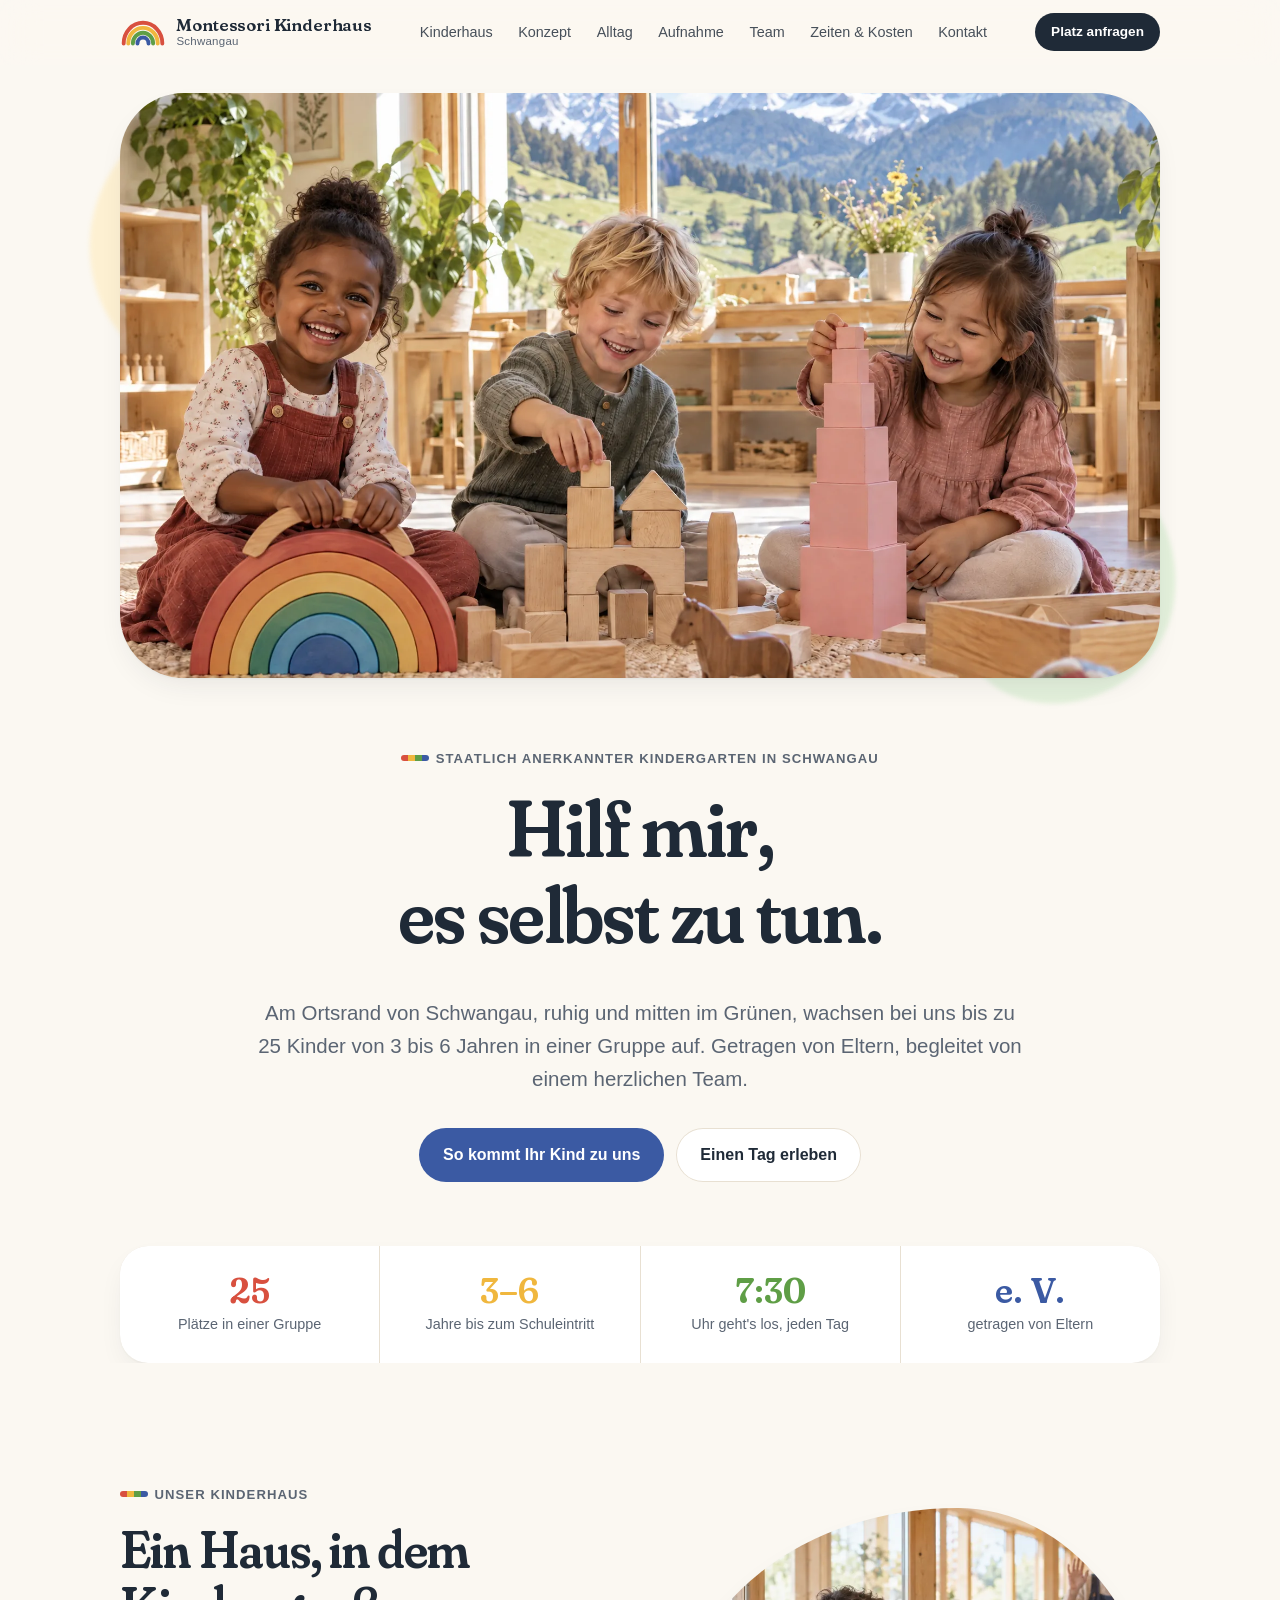
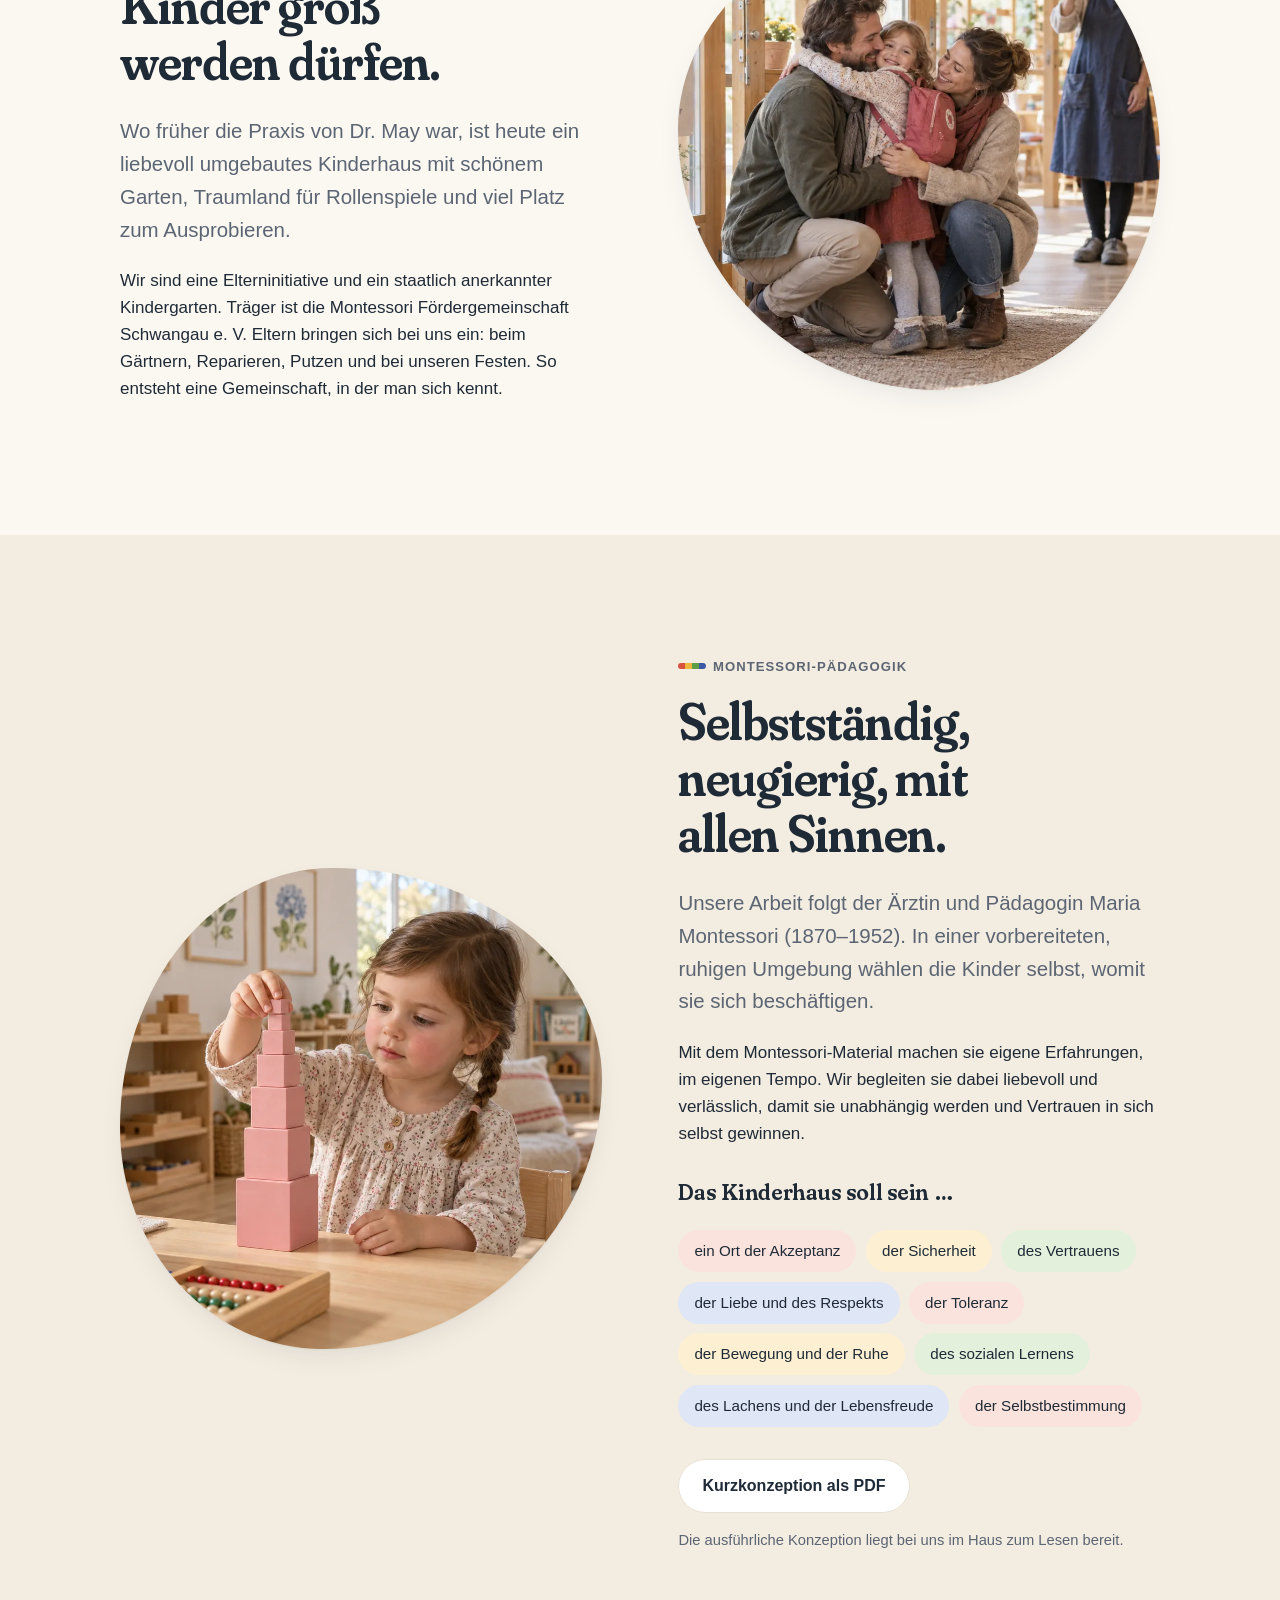
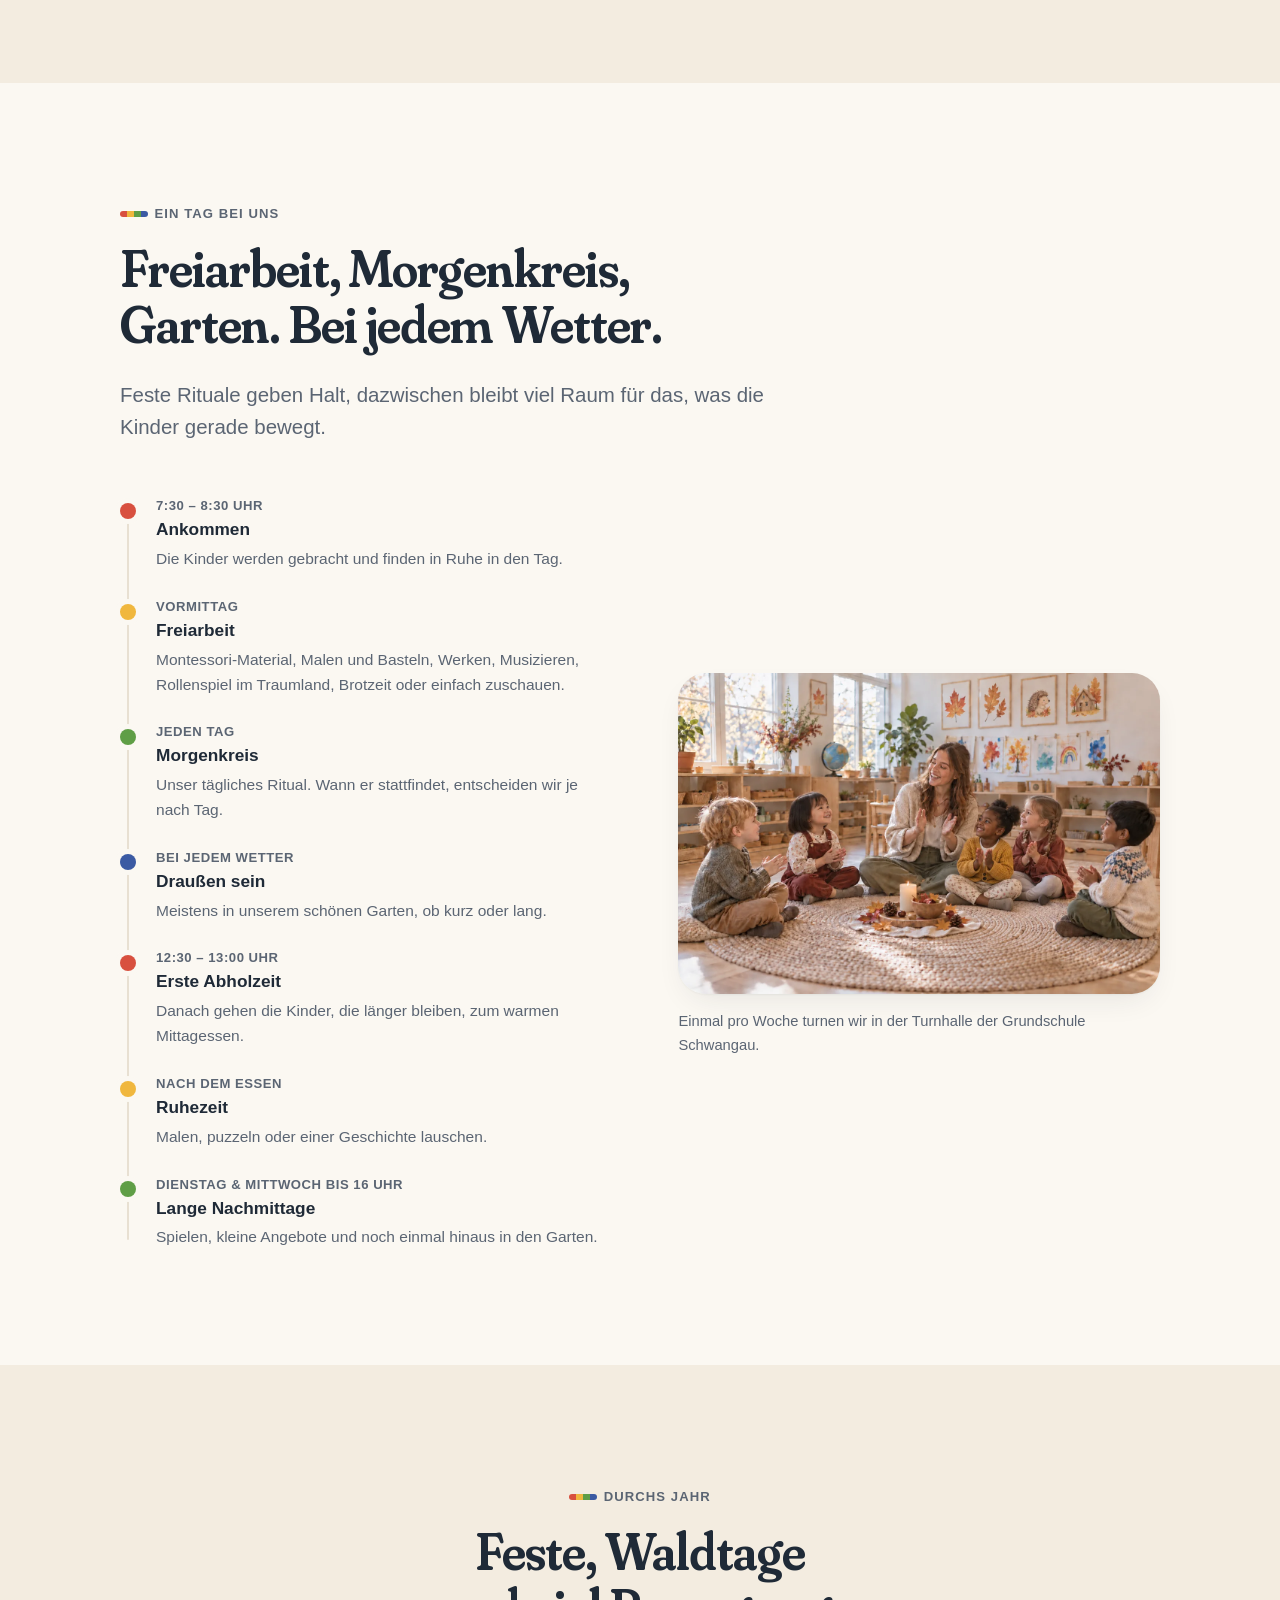
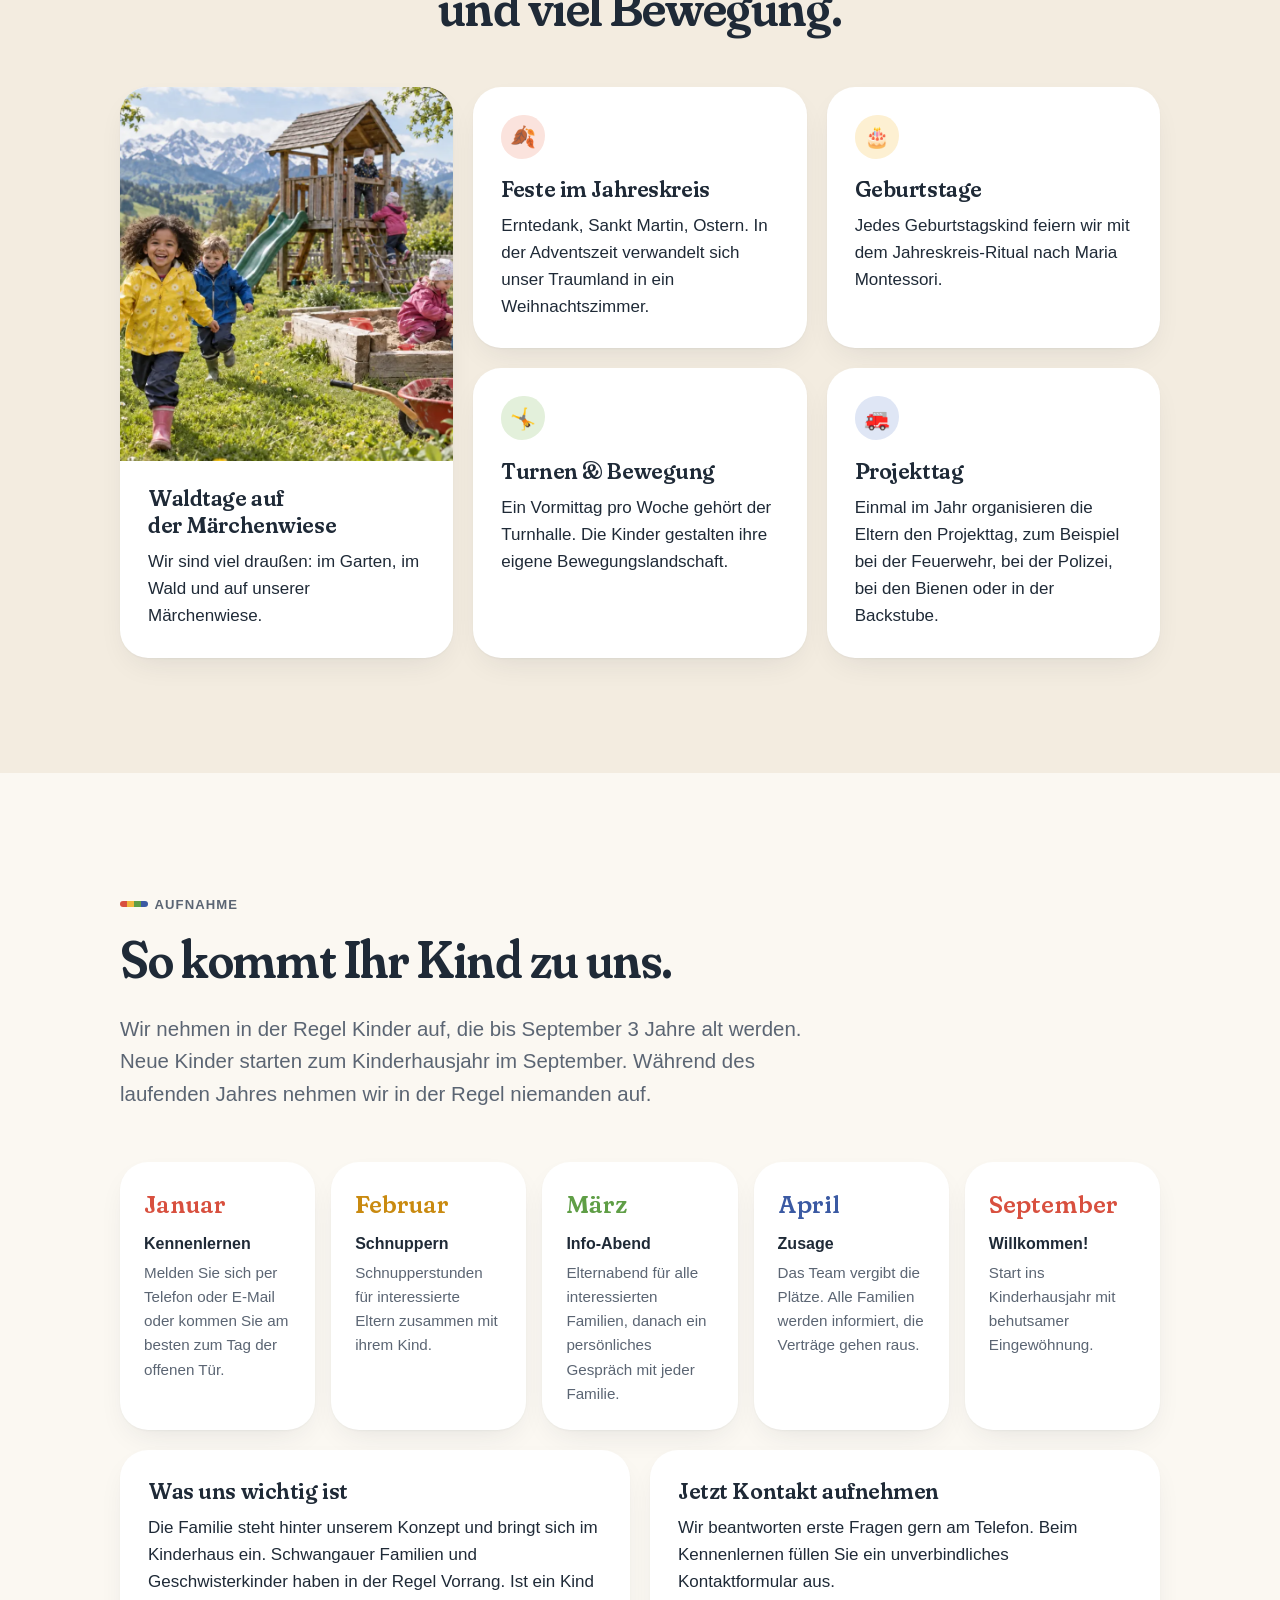
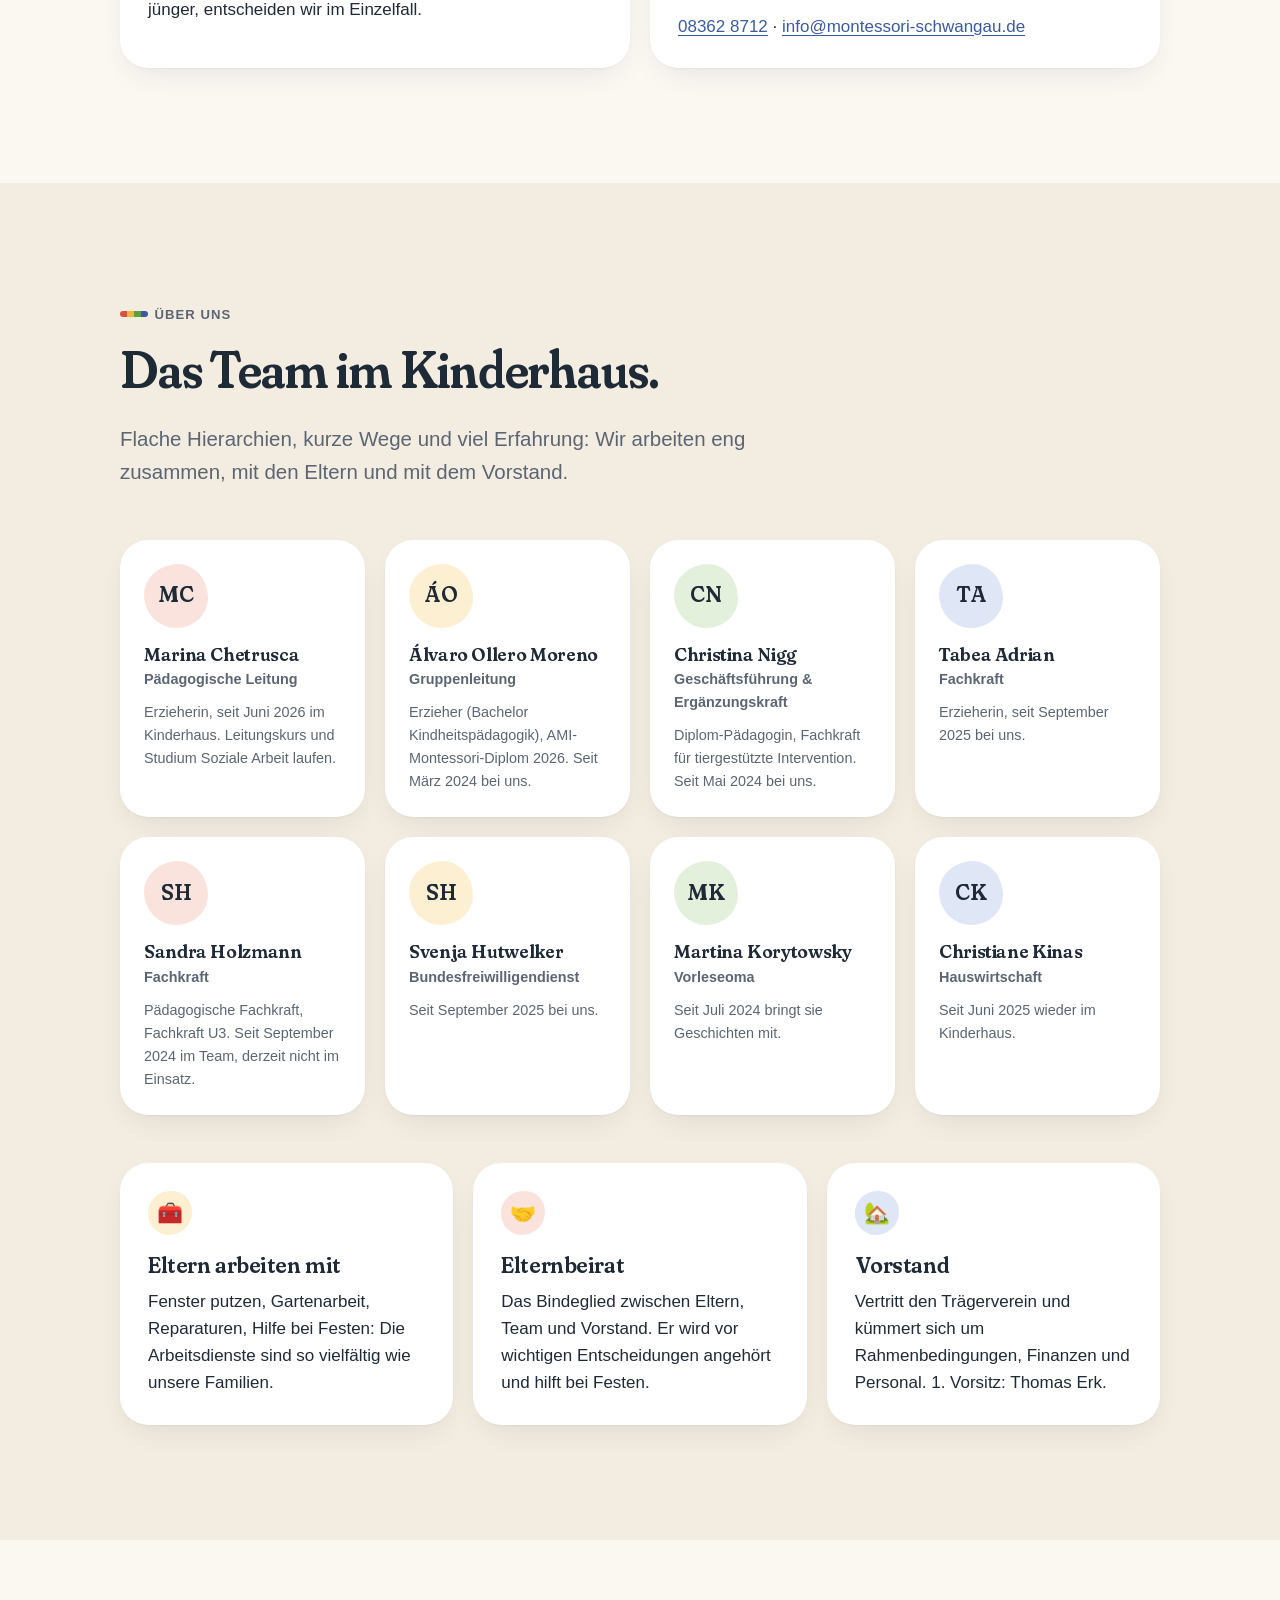
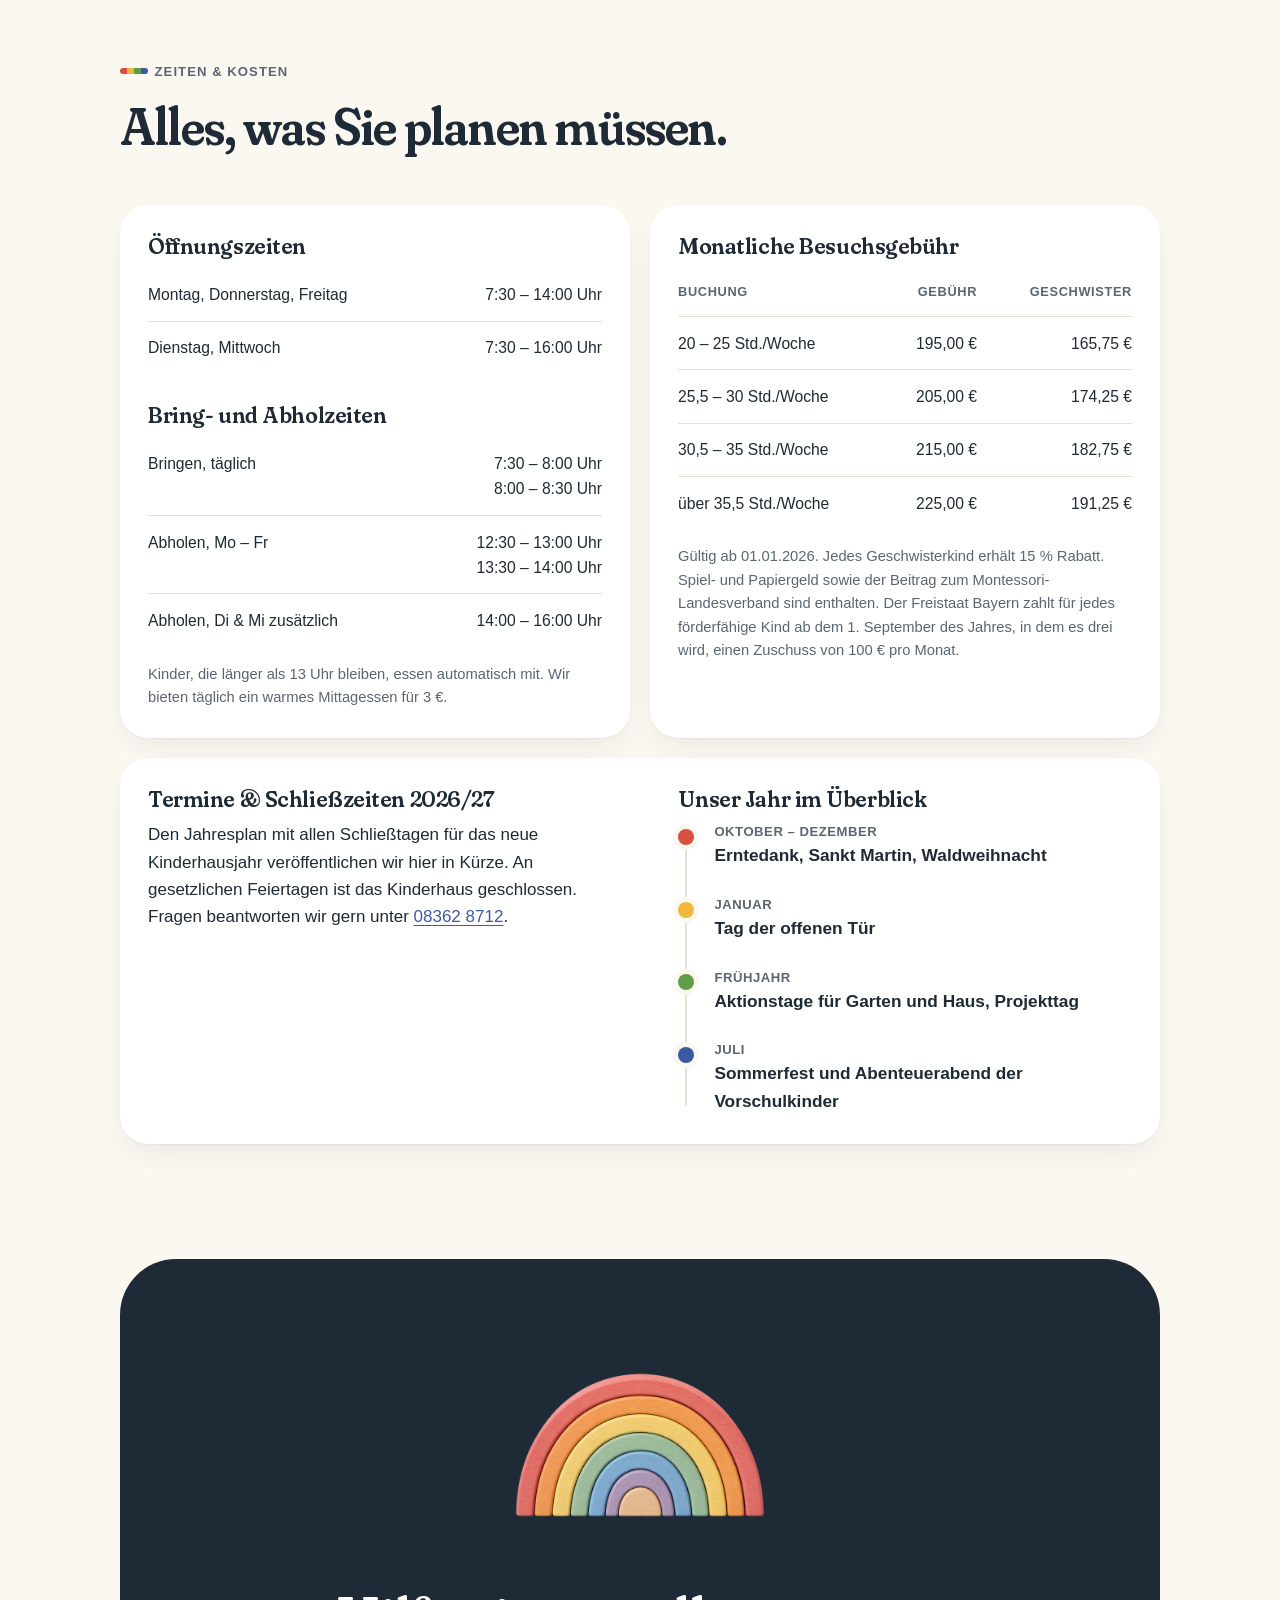
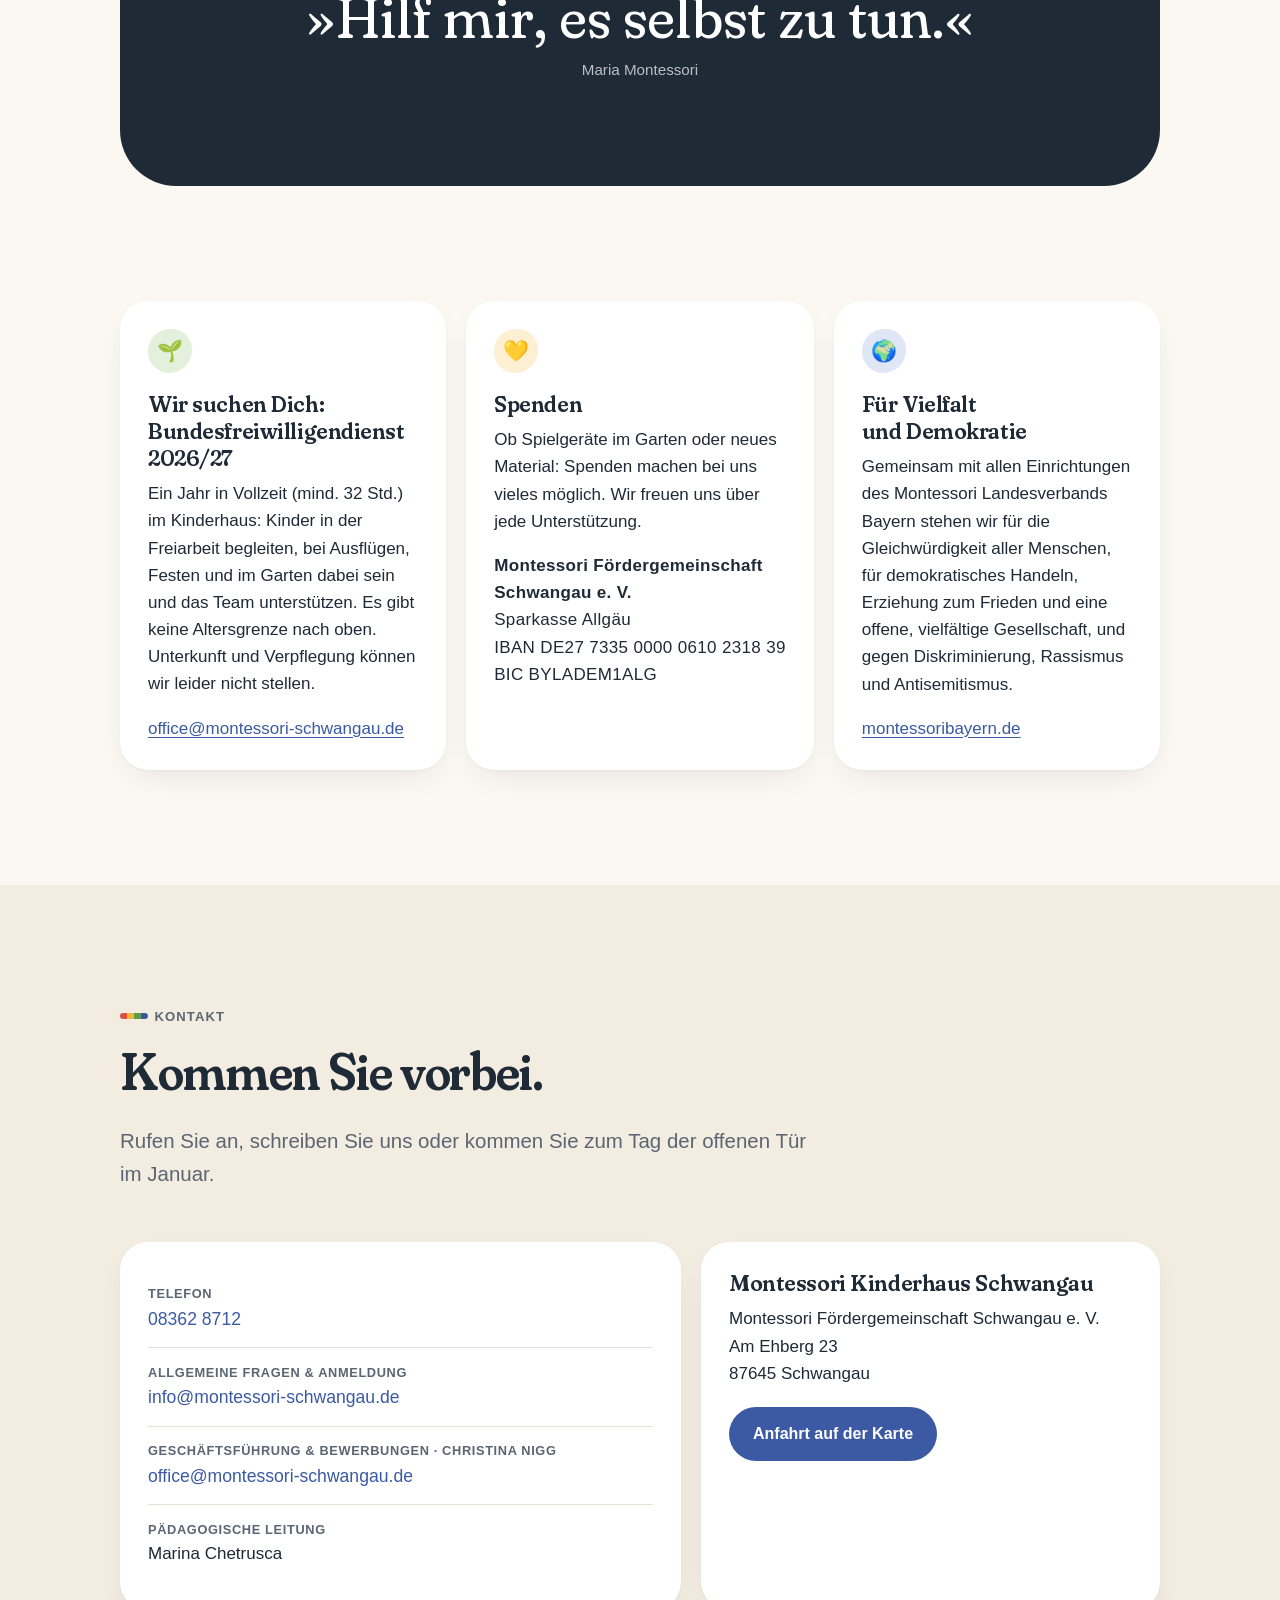
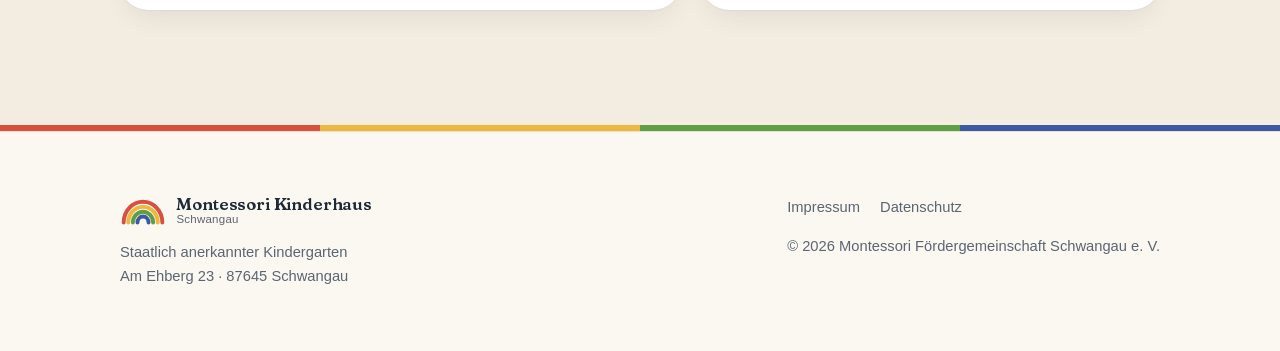
<file: docs/original-design/index.html>
<!doctype html>
<html lang="de">
<head>
<meta charset="utf-8">
<meta name="viewport" content="width=device-width, initial-scale=1">
<title>Original Design · Montessori Kinderhaus Schwangau</title>
<meta name="robots" content="noindex">
<meta name="description" content="Staatlich anerkannter Montessori-Kindergarten in Schwangau: eine Gruppe, bis zu 25 Kinder von 3 bis 6 Jahren, getragen von einer Elterninitiative.">
<meta property="og:title" content="Montessori Kinderhaus Schwangau">
<meta property="og:description" content="»Hilf mir, es selbst zu tun.« Staatlich anerkannter Kindergarten am Ehberg in Schwangau.">
<meta property="og:image" content="assets/img/hero-960.webp?v=c0fde399">
<meta name="theme-color" content="#fbf8f2">
<link rel="icon" href="assets/favicon.svg" type="image/svg+xml">
<link rel="preload" href="assets/fonts/fraunces.woff2" as="font" type="font/woff2" crossorigin>
<link rel="stylesheet" href="assets/style.css?v=e7a60028">
</head>
<body>

<svg width="0" height="0" style="position:absolute" aria-hidden="true">
  <symbol id="logo" viewBox="0 0 100 60">
    <g fill="none" stroke-linecap="round" stroke-width="8.5">
      <path d="M8 55 A42 45 0 0 1 92 55" stroke="#d8503f"/>
      <path d="M18 55 A32 34 0 0 1 82 55" stroke="#f0b73e"/>
      <path d="M28 55 A22 23.5 0 0 1 72 55" stroke="#5f9e46"/>
      <path d="M38 55 A12 13 0 0 1 62 55" stroke="#3b5aa3"/>
    </g>
  </symbol>
</svg>

<header class="nav" id="nav">
  <div class="wrap">
    <a class="brand" href="#top" aria-label="Montessori Kinderhaus Schwangau, zum Seitenanfang">
      <svg aria-hidden="true"><use href="#logo"/></svg>
      <span>Montessori Kinderhaus<small>Schwangau</small></span>
    </a>
    <ul id="menu">
      <li><a href="#kinderhaus">Kinderhaus</a></li>
      <li><a href="#konzept">Konzept</a></li>
      <li><a href="#alltag">Alltag</a></li>
      <li><a href="#aufnahme">Aufnahme</a></li>
      <li><a href="#team">Team</a></li>
      <li><a href="#zeiten">Zeiten &amp; Kosten</a></li>
      <li><a href="#kontakt">Kontakt</a></li>
    </ul>
    <a class="cta-small" href="#aufnahme">Platz anfragen</a>
    <button class="menu-btn" id="menu-btn" aria-label="Menü öffnen" aria-expanded="false" aria-controls="menu">
      <svg viewBox="0 0 24 24" fill="none" stroke="currentColor" stroke-width="2" stroke-linecap="round"><path d="M4 8h16M4 16h16"/></svg>
    </button>
  </div>
</header>

<main id="top">

  <!-- Hero -->
  <div class="hero">
    <div class="wrap">
      <div class="hero-media">
        <svg class="blob b1" viewBox="0 0 200 200" aria-hidden="true"><path fill="currentColor" d="M43-58C56-46 67-31 70-14 73 3 67 22 55 36 43 50 25 59 5 63-15 67-37 66-52 54-67 42-75 19-73-2-71-23-60-42-44-54-28-66-7-71 10-70 27-69 30-70 43-58Z" transform="translate(100 100)"/></svg>
        <svg class="blob b2" viewBox="0 0 200 200" aria-hidden="true"><path fill="currentColor" d="M50-61C63-49 69-30 70-12 71 6 67 24 56 39 45 54 27 66 7 70-13 74-35 70-50 57-65 44-73 22-72 1-71-20-61-40-46-52-31-64-15-68 3-71 21-74 37-73 50-61Z" transform="translate(100 100)"/></svg>
        <img src="assets/img/hero.webp?v=98b57d81" srcset="assets/img/hero-960.webp?v=c0fde399 960w, assets/img/hero.webp?v=98b57d81 1920w" sizes="(max-width: 1120px) 100vw, 1120px"
             width="1920" height="1344" alt="Drei lachende Kinder sitzen auf einem Teppich und spielen mit einem Holzregenbogen, Bauklötzen und dem rosa Turm" fetchpriority="high">
      </div>
      <span class="eyebrow">Staatlich anerkannter Kindergarten in Schwangau</span>
      <h1>Hilf mir,<br>es selbst zu tun.</h1>
      <p class="lead">Am Ortsrand von Schwangau, ruhig und mitten im Grünen, wachsen bei uns bis zu 25&nbsp;Kinder von 3 bis 6&nbsp;Jahren in einer Gruppe auf. Getragen von Eltern, begleitet von einem herzlichen Team.</p>
      <div class="btns">
        <a class="btn btn-primary" href="#aufnahme">So kommt Ihr Kind zu uns</a>
        <a class="btn btn-ghost" href="#alltag">Einen Tag erleben</a>
      </div>
      <div class="facts">
        <div><strong>25</strong><span>Plätze in einer Gruppe</span></div>
        <div><strong>3–6</strong><span>Jahre bis zum Schuleintritt</span></div>
        <div><strong>7:30</strong><span>Uhr geht's los, jeden Tag</span></div>
        <div><strong>e.&nbsp;V.</strong><span>getragen von Eltern</span></div>
      </div>
    </div>
  </div>

  <!-- Kinderhaus -->
  <section id="kinderhaus">
    <div class="wrap split">
      <div class="reveal">
        <span class="eyebrow">Unser Kinderhaus</span>
        <h2>Ein Haus, in dem Kinder groß werden dürfen.</h2>
        <p class="lead">Wo früher die Praxis von Dr.&nbsp;May war, ist heute ein liebevoll umgebautes Kinderhaus mit schönem Garten, Traumland für Rollenspiele und viel Platz zum Ausprobieren.</p>
        <p>Wir sind eine Elterninitiative und ein staatlich anerkannter Kindergarten. Träger ist die Montessori Fördergemeinschaft Schwangau&nbsp;e.&nbsp;V. Eltern bringen sich bei uns ein: beim Gärtnern, Reparieren, Putzen und bei unseren Festen. So entsteht eine Gemeinschaft, in der man sich kennt.</p>
      </div>
      <div class="reveal">
        <img class="organic" src="assets/img/familie.webp?v=81b031f4" width="1024" height="1024" loading="lazy"
             alt="Eltern verabschieden sich am Eingang des Kinderhauses von ihrem Kind, eine Erzieherin winkt">
      </div>
    </div>
  </section>

  <!-- Konzept -->
  <section id="konzept" class="section-sand">
    <div class="wrap split flip">
      <div class="reveal">
        <span class="eyebrow">Montessori-Pädagogik</span>
        <h2>Selbstständig, neugierig, mit allen Sinnen.</h2>
        <p class="lead">Unsere Arbeit folgt der Ärztin und Pädagogin Maria Montessori (1870–1952). In einer vorbereiteten, ruhigen Umgebung wählen die Kinder selbst, womit sie sich beschäftigen.</p>
        <p>Mit dem Montessori-Material machen sie eigene Erfahrungen, im eigenen Tempo. Wir begleiten sie dabei liebevoll und verlässlich, damit sie unabhängig werden und Vertrauen in sich selbst gewinnen.</p>
        <h3 style="margin-top:2rem">Das Kinderhaus soll sein …</h3>
        <ul class="chips">
          <li>ein Ort der Akzeptanz</li>
          <li>der Sicherheit</li>
          <li>des Vertrauens</li>
          <li>der Liebe und des Respekts</li>
          <li>der Toleranz</li>
          <li>der Bewegung und der Ruhe</li>
          <li>des sozialen Lernens</li>
          <li>des Lachens und der Lebensfreude</li>
          <li>der Selbstbestimmung</li>
        </ul>
        <div class="btns">
          <a class="btn btn-ghost" href="assets/Kurzkonzeption_Montessori_Kinderhaus_Schwangau.pdf">Kurzkonzeption als PDF</a>
        </div>
        <p class="note" style="margin-top:1rem">Die ausführliche Konzeption liegt bei uns im Haus zum Lesen bereit.</p>
      </div>
      <div class="reveal">
        <img class="organic alt" src="assets/img/material.webp?v=2e543b78" width="1024" height="1024" loading="lazy"
             alt="Ein Mädchen stapelt konzentriert die Würfel des rosa Turms auf einem Holztisch">
      </div>
    </div>
  </section>

  <!-- Alltag -->
  <section id="alltag">
    <div class="wrap">
      <div class="section-head reveal">
        <span class="eyebrow">Ein Tag bei uns</span>
        <h2>Freiarbeit, Morgenkreis, Garten. Bei jedem Wetter.</h2>
        <p class="lead">Feste Rituale geben Halt, dazwischen bleibt viel Raum für das, was die Kinder gerade bewegt.</p>
      </div>
      <div class="split">
        <ol class="timeline reveal">
          <li><span class="when">7:30 – 8:30 Uhr</span><strong>Ankommen</strong><p>Die Kinder werden gebracht und finden in Ruhe in den Tag.</p></li>
          <li><span class="when">Vormittag</span><strong>Freiarbeit</strong><p>Montessori-Material, Malen und Basteln, Werken, Musizieren, Rollenspiel im Traumland, Brotzeit oder einfach zuschauen.</p></li>
          <li><span class="when">Jeden Tag</span><strong>Morgenkreis</strong><p>Unser tägliches Ritual. Wann er stattfindet, entscheiden wir je nach Tag.</p></li>
          <li><span class="when">Bei jedem Wetter</span><strong>Draußen sein</strong><p>Meistens in unserem schönen Garten, ob kurz oder lang.</p></li>
          <li><span class="when">12:30 – 13:00 Uhr</span><strong>Erste Abholzeit</strong><p>Danach gehen die Kinder, die länger bleiben, zum warmen Mittagessen.</p></li>
          <li><span class="when">Nach dem Essen</span><strong>Ruhezeit</strong><p>Malen, puzzeln oder einer Geschichte lauschen.</p></li>
          <li><span class="when">Dienstag &amp; Mittwoch bis 16 Uhr</span><strong>Lange Nachmittage</strong><p>Spielen, kleine Angebote und noch einmal hinaus in den Garten.</p></li>
        </ol>
        <div class="reveal">
          <img class="soft" src="assets/img/morgenkreis.webp?v=b4da1f25" width="1536" height="1024" loading="lazy"
               alt="Kinder und eine Erzieherin sitzen im Morgenkreis auf einem runden Teppich, in der Mitte eine Kerze und Herbstblätter">
          <p class="note" style="margin-top:1rem">Einmal pro Woche turnen wir in der Turnhalle der Grundschule Schwangau.</p>
        </div>
      </div>
    </div>
  </section>

  <!-- Aktivitäten -->
  <section id="aktivitaeten" class="section-sand">
    <div class="wrap">
      <div class="section-head center reveal">
        <span class="eyebrow">Durchs Jahr</span>
        <h2>Feste, Waldtage und viel Bewegung.</h2>
      </div>
      <div class="cards reveal">
        <article class="card card-media" style="grid-row: span 2">
          <img src="assets/img/garten.webp?v=e53fc4a0" width="1536" height="1024" loading="lazy" alt="Kinder in Gummistiefeln spielen im Garten, im Hintergrund die Allgäuer Berge">
          <div class="card-body">
            <h3>Waldtage auf der Märchenwiese</h3>
            <p>Wir sind viel draußen: im Garten, im Wald und auf unserer Märchenwiese.</p>
          </div>
        </article>
        <article class="card tint-red"><div class="dot" aria-hidden="true">🍂</div><h3>Feste im Jahreskreis</h3><p>Erntedank, Sankt Martin, Ostern. In der Adventszeit verwandelt sich unser Traumland in ein Weihnachtszimmer.</p></article>
        <article class="card tint-yellow"><div class="dot" aria-hidden="true">🎂</div><h3>Geburtstage</h3><p>Jedes Geburtstagskind feiern wir mit dem Jahreskreis-Ritual nach Maria Montessori.</p></article>
        <article class="card tint-green"><div class="dot" aria-hidden="true">🤸</div><h3>Turnen &amp; Bewegung</h3><p>Ein Vormittag pro Woche gehört der Turnhalle. Die Kinder gestalten ihre eigene Bewegungslandschaft.</p></article>
        <article class="card tint-blue"><div class="dot" aria-hidden="true">🚒</div><h3>Projekttag</h3><p>Einmal im Jahr organisieren die Eltern den Projekttag, zum Beispiel bei der Feuerwehr, bei der Polizei, bei den Bienen oder in der Backstube.</p></article>
      </div>
    </div>
  </section>

  <!-- Aufnahme -->
  <section id="aufnahme">
    <div class="wrap">
      <div class="section-head reveal">
        <span class="eyebrow">Aufnahme</span>
        <h2>So kommt Ihr Kind zu uns.</h2>
        <p class="lead">Wir nehmen in der Regel Kinder auf, die bis September 3&nbsp;Jahre alt werden. Neue Kinder starten zum Kinderhausjahr im September. Während des laufenden Jahres nehmen wir in der Regel niemanden auf.</p>
      </div>
      <ol class="steps reveal">
        <li><span class="month">Januar</span><strong>Kennenlernen</strong><p>Melden Sie sich per Telefon oder E-Mail oder kommen Sie am besten zum Tag der offenen Tür.</p></li>
        <li><span class="month">Februar</span><strong>Schnuppern</strong><p>Schnupperstunden für interessierte Eltern zusammen mit ihrem Kind.</p></li>
        <li><span class="month">März</span><strong>Info-Abend</strong><p>Elternabend für alle interessierten Familien, danach ein persönliches Gespräch mit jeder Familie.</p></li>
        <li><span class="month">April</span><strong>Zusage</strong><p>Das Team vergibt die Plätze. Alle Familien werden informiert, die Verträge gehen raus.</p></li>
        <li><span class="month">September</span><strong>Willkommen!</strong><p>Start ins Kinderhausjahr mit behutsamer Eingewöhnung.</p></li>
      </ol>
      <div class="cards two reveal" style="margin-top:1.25rem">
        <div class="card tint-green">
          <h3>Was uns wichtig ist</h3>
          <p>Die Familie steht hinter unserem Konzept und bringt sich im Kinderhaus ein. Schwangauer Familien und Geschwisterkinder haben in der Regel Vorrang. Ist ein Kind jünger, entscheiden wir im Einzelfall.</p>
        </div>
        <div class="card tint-blue">
          <h3>Jetzt Kontakt aufnehmen</h3>
          <p>Wir beantworten erste Fragen gern am Telefon. Beim Kennenlernen füllen Sie ein unverbindliches Kontaktformular aus.</p>
          <p><a href="tel:+4983628712">08362 8712</a> · <a href="mailto:info@montessori-schwangau.de">info@montessori-schwangau.de</a></p>
        </div>
      </div>
    </div>
  </section>

  <!-- Team -->
  <section id="team" class="section-sand">
    <div class="wrap">
      <div class="section-head reveal">
        <span class="eyebrow">Über uns</span>
        <h2>Das Team im Kinderhaus.</h2>
        <p class="lead">Flache Hierarchien, kurze Wege und viel Erfahrung: Wir arbeiten eng zusammen, mit den Eltern und mit dem Vorstand.</p>
      </div>
      <div class="team reveal">
        <article class="person"><div class="avatar" aria-hidden="true">MC</div><h3>Marina Chetrusca</h3><p class="role">Pädagogische Leitung</p><p>Erzieherin, seit Juni 2026 im Kinderhaus. Leitungskurs und Studium Soziale Arbeit laufen.</p></article>
        <article class="person"><div class="avatar" aria-hidden="true">ÁO</div><h3>Álvaro Ollero Moreno</h3><p class="role">Gruppenleitung</p><p>Erzieher (Bachelor Kindheitspädagogik), AMI-Montessori-Diplom 2026. Seit März 2024 bei uns.</p></article>
        <article class="person"><div class="avatar" aria-hidden="true">CN</div><h3>Christina Nigg</h3><p class="role">Geschäftsführung &amp; Ergänzungskraft</p><p>Diplom-Pädagogin, Fachkraft für tiergestützte Intervention. Seit Mai 2024 bei uns.</p></article>
        <article class="person"><div class="avatar" aria-hidden="true">TA</div><h3>Tabea Adrian</h3><p class="role">Fachkraft</p><p>Erzieherin, seit September 2025 bei uns.</p></article>
        <article class="person"><div class="avatar" aria-hidden="true">SH</div><h3>Sandra Holzmann</h3><p class="role">Fachkraft</p><p>Pädagogische Fachkraft, Fachkraft U3. Seit September 2024 im Team, derzeit nicht im Einsatz.</p></article>
        <article class="person"><div class="avatar" aria-hidden="true">SH</div><h3>Svenja Hutwelker</h3><p class="role">Bundesfreiwilligendienst</p><p>Seit September 2025 bei uns.</p></article>
        <article class="person"><div class="avatar" aria-hidden="true">MK</div><h3>Martina Korytowsky</h3><p class="role">Vorleseoma</p><p>Seit Juli 2024 bringt sie Geschichten mit.</p></article>
        <article class="person"><div class="avatar" aria-hidden="true">CK</div><h3>Christiane Kinas</h3><p class="role">Hauswirtschaft</p><p>Seit Juni 2025 wieder im Kinderhaus.</p></article>
      </div>
      <div class="cards reveal" style="margin-top:3rem">
        <div class="card tint-yellow"><div class="dot" aria-hidden="true">🧰</div><h3>Eltern arbeiten mit</h3><p>Fenster putzen, Gartenarbeit, Reparaturen, Hilfe bei Festen: Die Arbeitsdienste sind so vielfältig wie unsere Familien.</p></div>
        <div class="card tint-red"><div class="dot" aria-hidden="true">🤝</div><h3>Elternbeirat</h3><p>Das Bindeglied zwischen Eltern, Team und Vorstand. Er wird vor wichtigen Entscheidungen angehört und hilft bei Festen.</p></div>
        <div class="card tint-blue"><div class="dot" aria-hidden="true">🏡</div><h3>Vorstand</h3><p>Vertritt den Trägerverein und kümmert sich um Rahmenbedingungen, Finanzen und Personal. 1.&nbsp;Vorsitz: Thomas Erk.</p></div>
      </div>
    </div>
  </section>

  <!-- Zeiten & Kosten -->
  <section id="zeiten">
    <div class="wrap">
      <div class="section-head reveal">
        <span class="eyebrow">Zeiten &amp; Kosten</span>
        <h2>Alles, was Sie planen müssen.</h2>
      </div>
      <div class="cards two reveal">
        <div class="card">
          <h3>Öffnungszeiten</h3>
          <table class="table">
            <tr><td>Montag, Donnerstag, Freitag</td><td class="num">7:30 – 14:00 Uhr</td></tr>
            <tr><td>Dienstag, Mittwoch</td><td class="num">7:30 – 16:00 Uhr</td></tr>
          </table>
          <h3 style="margin-top:1.75rem">Bring- und Abholzeiten</h3>
          <table class="table">
            <tr><td>Bringen, täglich</td><td class="num">7:30 – 8:00 Uhr<br>8:00 – 8:30 Uhr</td></tr>
            <tr><td>Abholen, Mo – Fr</td><td class="num">12:30 – 13:00 Uhr<br>13:30 – 14:00 Uhr</td></tr>
            <tr><td>Abholen, Di &amp; Mi zusätzlich</td><td class="num">14:00 – 16:00 Uhr</td></tr>
          </table>
          <p class="note" style="margin-top:1rem">Kinder, die länger als 13&nbsp;Uhr bleiben, essen automatisch mit. Wir bieten täglich ein warmes Mittagessen für 3&nbsp;€.</p>
        </div>
        <div class="card">
          <h3>Monatliche Besuchsgebühr</h3>
          <table class="table">
            <thead><tr><th>Buchung</th><th class="num">Gebühr</th><th class="num">Geschwister</th></tr></thead>
            <tr><td>20 – 25 Std./Woche</td><td class="num">195,00 €</td><td class="num">165,75 €</td></tr>
            <tr><td>25,5 – 30 Std./Woche</td><td class="num">205,00 €</td><td class="num">174,25 €</td></tr>
            <tr><td>30,5 – 35 Std./Woche</td><td class="num">215,00 €</td><td class="num">182,75 €</td></tr>
            <tr><td>über 35,5 Std./Woche</td><td class="num">225,00 €</td><td class="num">191,25 €</td></tr>
          </table>
          <p class="note" style="margin-top:1rem">Gültig ab 01.01.2026. Jedes Geschwisterkind erhält 15&nbsp;% Rabatt. Spiel- und Papiergeld sowie der Beitrag zum Montessori-Landesverband sind enthalten. Der Freistaat Bayern zahlt für jedes förderfähige Kind ab dem 1.&nbsp;September des Jahres, in dem es drei wird, einen Zuschuss von 100&nbsp;€ pro Monat.</p>
        </div>
      </div>
      <div class="card reveal" style="margin-top:1.25rem">
        <div class="split" style="align-items:start">
          <div>
            <h3>Termine &amp; Schließzeiten 2026/27</h3>
            <p>Den Jahresplan mit allen Schließtagen für das neue Kinderhausjahr veröffentlichen wir hier in Kürze. An gesetzlichen Feiertagen ist das Kinderhaus geschlossen. Fragen beantworten wir gern unter <a href="tel:+4983628712">08362 8712</a>.</p>
          </div>
          <div>
            <h3>Unser Jahr im Überblick</h3>
            <ol class="timeline">
              <li><span class="when">Oktober – Dezember</span><strong>Erntedank, Sankt Martin, Waldweihnacht</strong></li>
              <li><span class="when">Januar</span><strong>Tag der offenen Tür</strong></li>
              <li><span class="when">Frühjahr</span><strong>Aktionstage für Garten und Haus, Projekttag</strong></li>
              <li><span class="when">Juli</span><strong>Sommerfest und Abenteuerabend der Vorschulkinder</strong></li>
            </ol>
          </div>
        </div>
      </div>
    </div>
  </section>

  <!-- Zitatband -->
  <div class="wrap reveal">
    <div class="band">
      <img class="band-rainbow" src="assets/img/regenbogen.webp?v=55d0a2f4" width="640" height="640" loading="lazy" alt="">
      <p class="quote">»Hilf mir, es selbst zu tun.«</p>
      <p class="quote-by">Maria Montessori</p>
    </div>
  </div>

  <!-- Mitmachen -->
  <section id="mitmachen">
    <div class="wrap">
      <div class="cards reveal">
        <div class="card tint-green">
          <div class="dot" aria-hidden="true">🌱</div>
          <h3>Wir suchen Dich: Bundesfreiwilligendienst 2026/27</h3>
          <p>Ein Jahr in Vollzeit (mind. 32 Std.) im Kinderhaus: Kinder in der Freiarbeit begleiten, bei Ausflügen, Festen und im Garten dabei sein und das Team unterstützen. Es gibt keine Altersgrenze nach oben. Unterkunft und Verpflegung können wir leider nicht stellen.</p>
          <p><a href="mailto:office@montessori-schwangau.de?subject=Bundesfreiwilligendienst%202026%2F27">office@montessori-schwangau.de</a></p>
        </div>
        <div class="card tint-yellow">
          <div class="dot" aria-hidden="true">💛</div>
          <h3>Spenden</h3>
          <p>Ob Spielgeräte im Garten oder neues Material: Spenden machen bei uns vieles möglich. Wir freuen uns über jede Unterstützung.</p>
          <p class="iban"><strong>Montessori Fördergemeinschaft Schwangau e.&nbsp;V.</strong><br>Sparkasse Allgäu<br><span style="white-space:nowrap">IBAN DE27 7335 0000 0610 2318 39</span><br>BIC BYLADEM1ALG</p>
        </div>
        <div class="card tint-blue">
          <div class="dot" aria-hidden="true">🌍</div>
          <h3>Für Vielfalt und Demokratie</h3>
          <p>Gemeinsam mit allen Einrichtungen des Montessori Landesverbands Bayern stehen wir für die Gleichwürdigkeit aller Menschen, für demokratisches Handeln, Erziehung zum Frieden und eine offene, vielfältige Gesellschaft, und gegen Diskriminierung, Rassismus und Antisemitismus.</p>
          <p><a href="https://www.montessoribayern.de" rel="noopener">montessoribayern.de</a></p>
        </div>
      </div>
    </div>
  </section>

  <!-- Kontakt -->
  <section id="kontakt" class="section-sand">
    <div class="wrap">
      <div class="section-head reveal">
        <span class="eyebrow">Kontakt</span>
        <h2>Kommen Sie vorbei.</h2>
        <p class="lead">Rufen Sie an, schreiben Sie uns oder kommen Sie zum Tag der offenen Tür im Januar.</p>
      </div>
      <div class="contact-grid reveal">
        <div class="card">
          <ul class="contact-list">
            <li><span class="label">Telefon</span><a href="tel:+4983628712">08362 8712</a></li>
            <li><span class="label">Allgemeine Fragen &amp; Anmeldung</span><a href="mailto:info@montessori-schwangau.de">info@montessori-schwangau.de</a></li>
            <li><span class="label">Geschäftsführung &amp; Bewerbungen · Christina Nigg</span><a href="mailto:office@montessori-schwangau.de">office@montessori-schwangau.de</a></li>
            <li><span class="label">Pädagogische Leitung</span>Marina Chetrusca</li>
          </ul>
        </div>
        <div class="card">
          <h3>Montessori Kinderhaus Schwangau</h3>
          <p>Montessori Fördergemeinschaft Schwangau e.&nbsp;V.<br>Am Ehberg 23<br>87645 Schwangau</p>
          <div class="btns" style="margin-top:1.25rem">
            <a class="btn btn-primary" href="https://www.openstreetmap.org/search?query=Am%20Ehberg%2023%2C%2087645%20Schwangau" rel="noopener">Anfahrt auf der Karte</a>
          </div>
        </div>
      </div>
    </div>
  </section>

</main>

<div class="rainbow-rule" aria-hidden="true"></div>
<footer>
  <div class="wrap">
    <div>
      <a class="brand" href="#top"><svg aria-hidden="true"><use href="#logo"/></svg><span>Montessori Kinderhaus<small>Schwangau</small></span></a>
      <p style="margin-top:1rem">Staatlich anerkannter Kindergarten<br>Am Ehberg 23 · 87645 Schwangau</p>
    </div>
    <div>
      <nav aria-label="Rechtliches"><a href="impressum.html">Impressum</a><a href="datenschutz.html">Datenschutz</a></nav>
      <p style="margin-top:1rem">© 2026 Montessori Fördergemeinschaft Schwangau e.&nbsp;V.</p>
    </div>
  </div>
</footer>

<script>
  const nav = document.getElementById('nav'), btn = document.getElementById('menu-btn');
  btn.addEventListener('click', () => {
    const open = nav.classList.toggle('open');
    btn.setAttribute('aria-expanded', open);
    btn.setAttribute('aria-label', open ? 'Menü schließen' : 'Menü öffnen');
  });
  document.querySelectorAll('#menu a').forEach(a => a.addEventListener('click', () => {
    nav.classList.remove('open'); btn.setAttribute('aria-expanded', false);
  }));
  addEventListener('scroll', () => nav.classList.toggle('scrolled', scrollY > 8), { passive: true });
  const io = new IntersectionObserver(es => es.forEach(e => {
    if (e.isIntersecting) { e.target.classList.add('in'); io.unobserve(e.target); }
  }), { rootMargin: '0px 0px -8% 0px' });
  document.querySelectorAll('.reveal').forEach(el => io.observe(el));
</script>
</body>
</html>
</file>
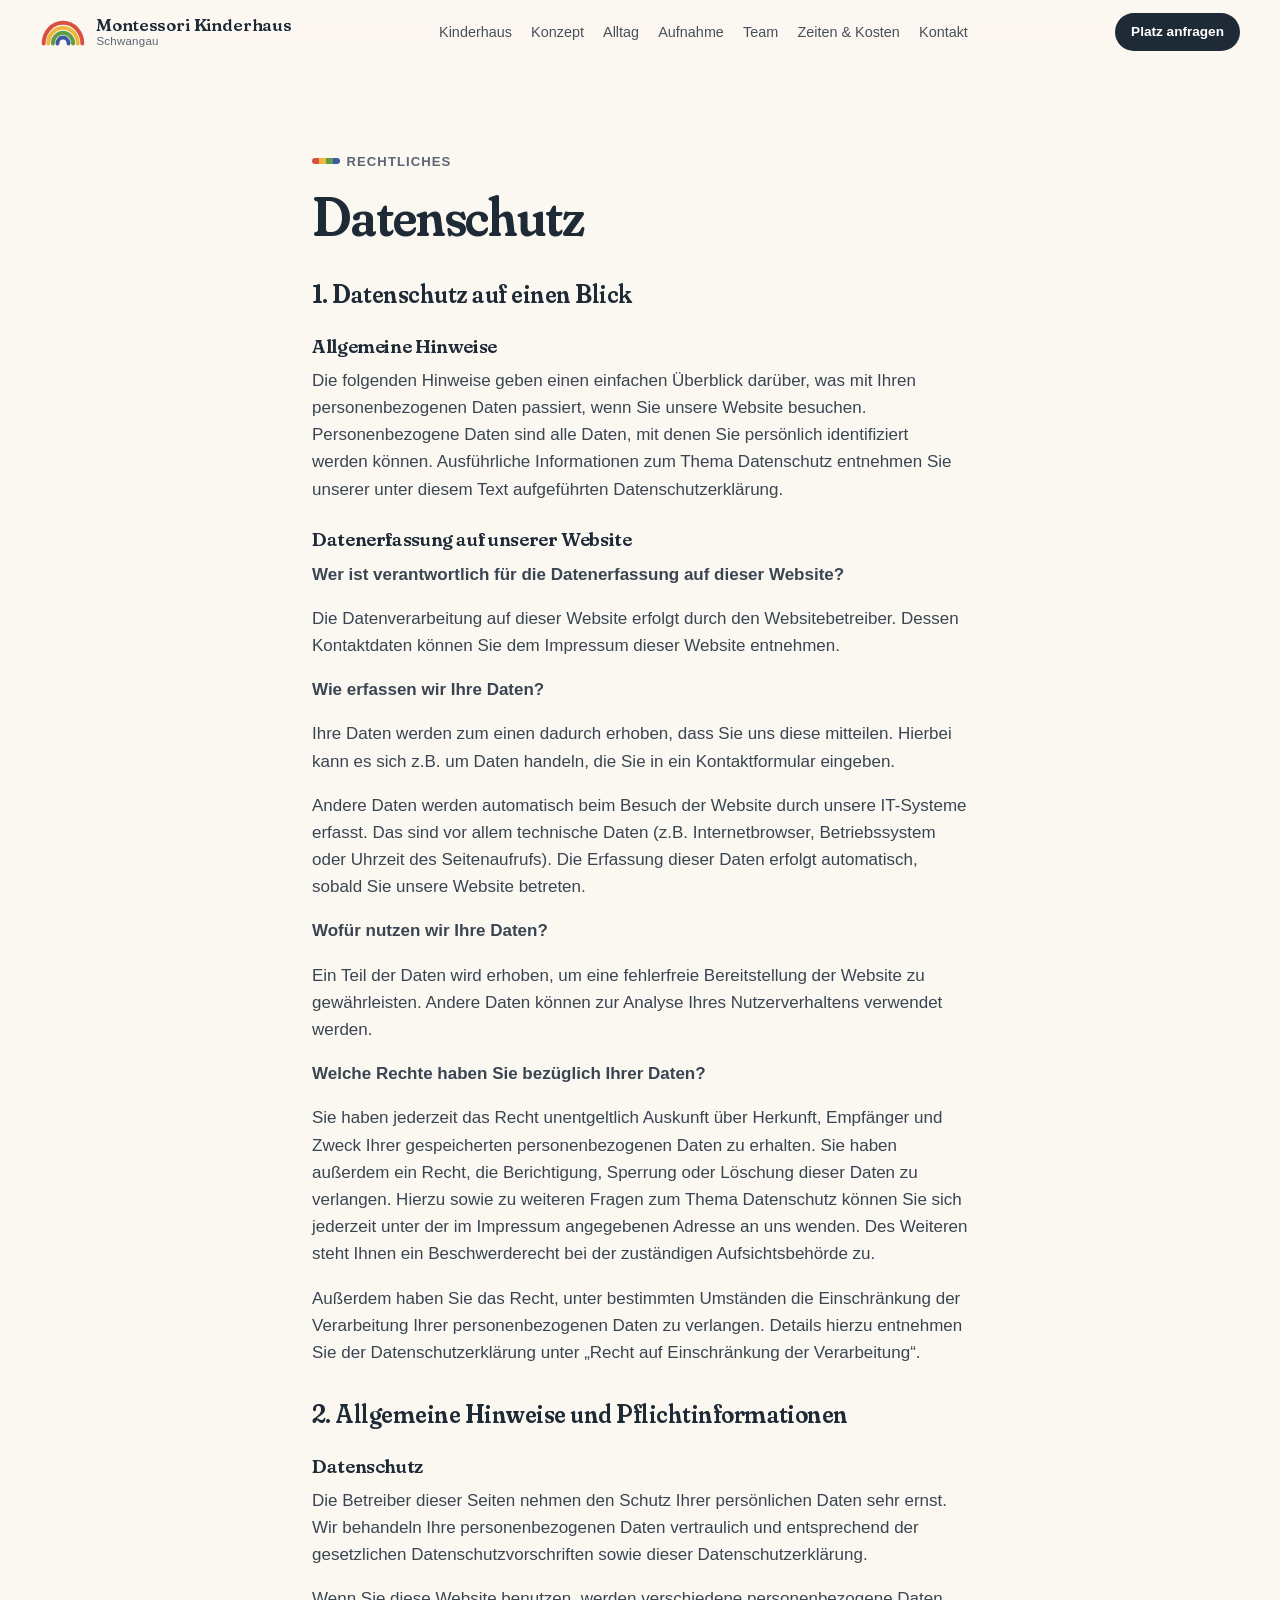
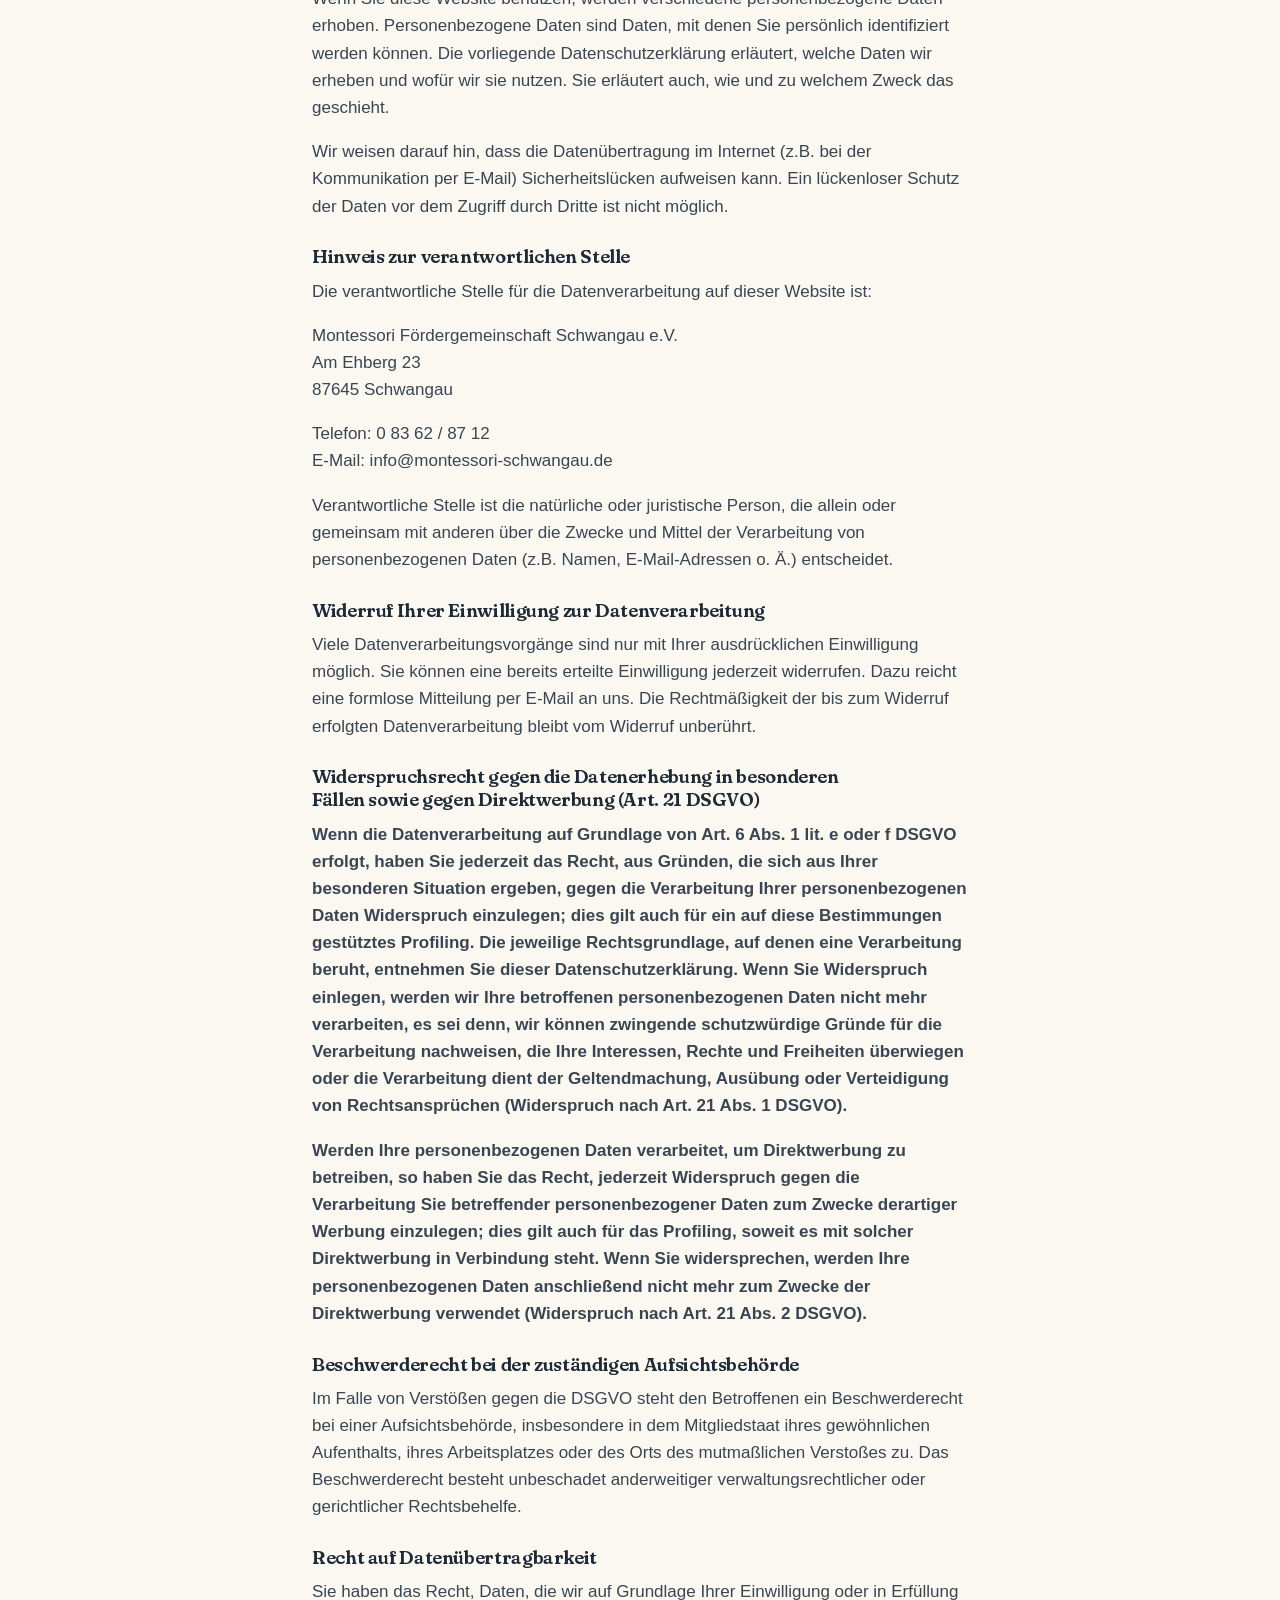
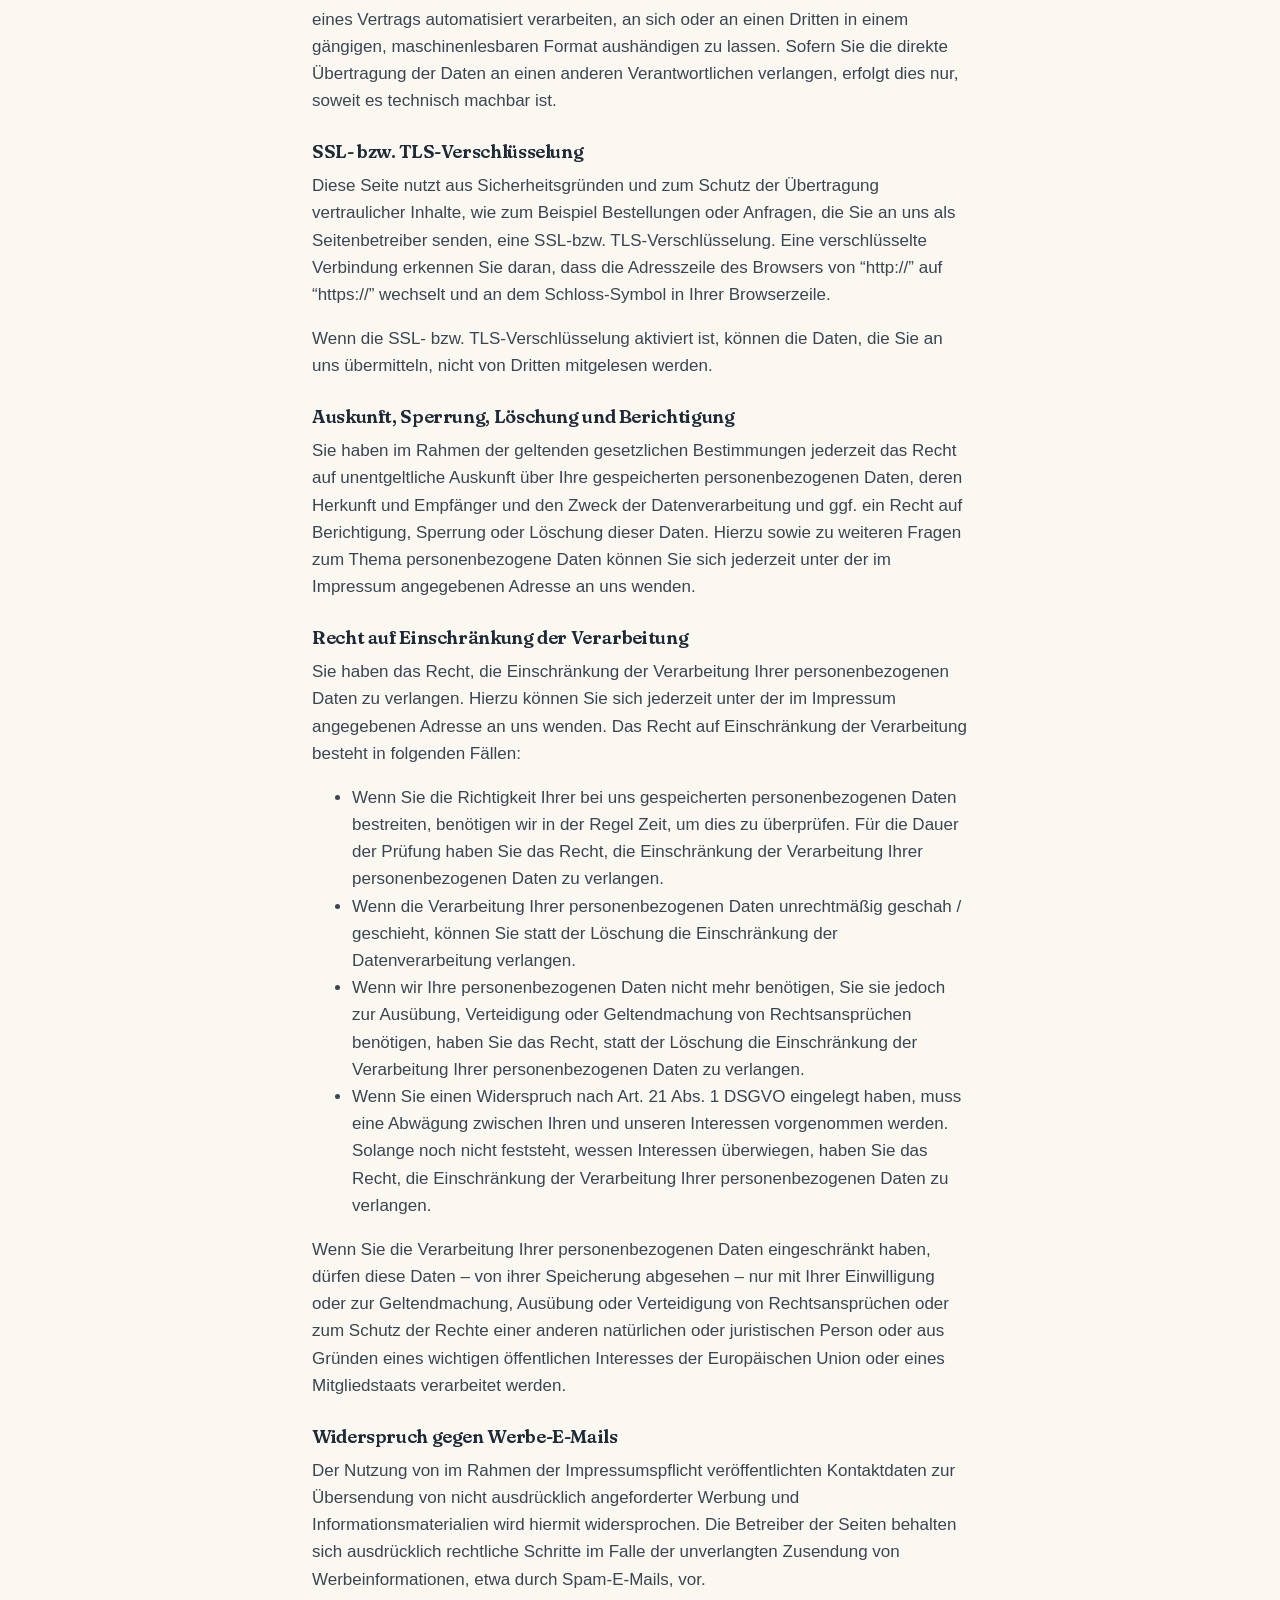
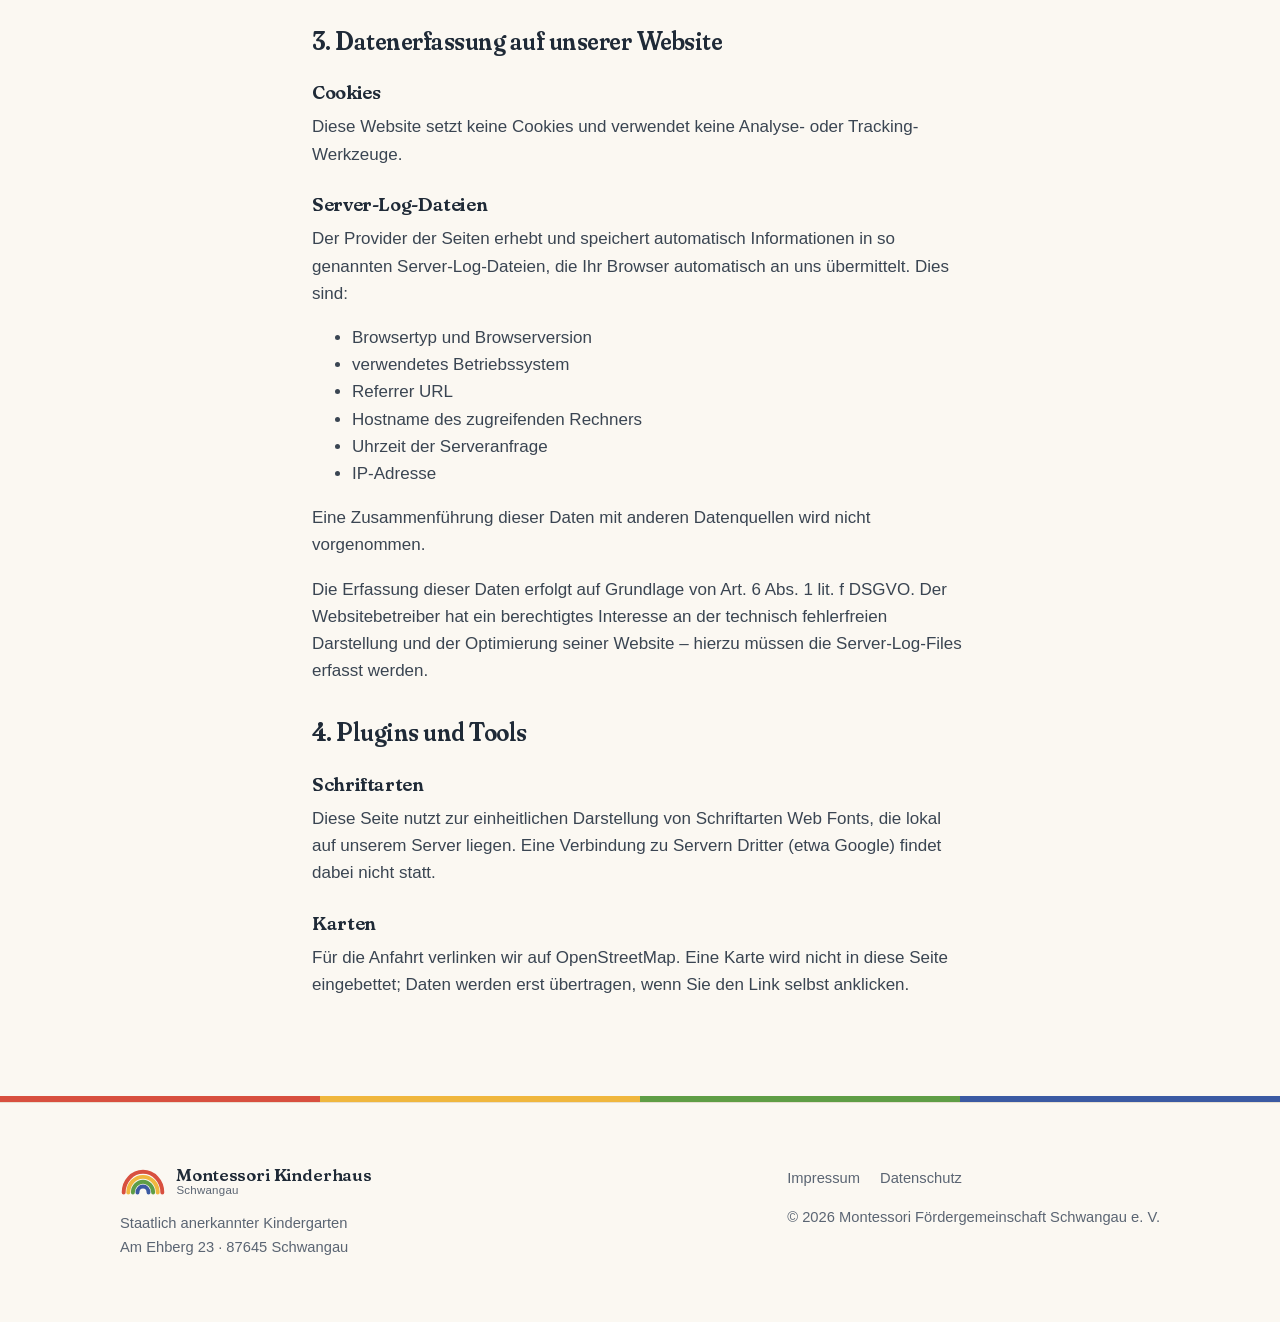
<file: docs/datenschutz.html>
<!doctype html>
<html lang="de">
<head>
<meta charset="utf-8">
<meta name="viewport" content="width=device-width, initial-scale=1">
<title>Datenschutz · Montessori Kinderhaus Schwangau</title>
<meta name="description" content="Staatlich anerkannter Montessori-Kindergarten in Schwangau: eine Gruppe, bis zu 25 Kinder von 3 bis 6 Jahren, getragen von einer Elterninitiative.">
<meta name="theme-color" content="#fbf8f2">
<link rel="icon" href="assets/favicon.svg" type="image/svg+xml">
<meta name="robots" content="noindex">
<link rel="preload" href="assets/fonts/fraunces.woff2" as="font" type="font/woff2" crossorigin>
<link rel="stylesheet" href="assets/style.css?v=8766b831">
</head>
<body>

<svg width="0" height="0" style="position:absolute" aria-hidden="true">
  <symbol id="logo" viewBox="0 0 100 60">
    <g fill="none" stroke-linecap="round" stroke-width="8.5">
      <path d="M8 55 A42 45 0 0 1 92 55" stroke="#d8503f"/>
      <path d="M18 55 A32 34 0 0 1 82 55" stroke="#f0b73e"/>
      <path d="M28 55 A22 23.5 0 0 1 72 55" stroke="#5f9e46"/>
      <path d="M38 55 A12 13 0 0 1 62 55" stroke="#3b5aa3"/>
    </g>
  </symbol>
</svg>

<header class="nav" id="nav">
  <div class="wrap">
    <a class="brand" href="index.html#top" aria-label="Montessori Kinderhaus Schwangau, zum Seitenanfang">
      <svg aria-hidden="true"><use href="#logo"/></svg>
      <span>Montessori Kinderhaus<small>Schwangau</small></span>
    </a>
    <ul id="menu">
      <li><a href="index.html#kinderhaus">Kinderhaus</a></li>
      <li><a href="index.html#konzept">Konzept</a></li>
      <li><a href="index.html#alltag">Alltag</a></li>
      <li><a href="index.html#aufnahme">Aufnahme</a></li>
      <li><a href="index.html#team">Team</a></li>
      <li><a href="index.html#zeiten">Zeiten &amp; Kosten</a></li>
      <li><a href="index.html#kontakt">Kontakt</a></li>
    </ul>
    <a class="cta-small" href="index.html#aufnahme">Platz anfragen</a>
    <button class="menu-btn" id="menu-btn" aria-label="Menü öffnen" aria-expanded="false" aria-controls="menu">
      <svg viewBox="0 0 24 24" fill="none" stroke="currentColor" stroke-width="2" stroke-linecap="round"><path d="M4 8h16M4 16h16"/></svg>
    </button>
  </div>
</header>

<main class="legal">
<span class="eyebrow">Rechtliches</span>
<h1 style="font-size:clamp(2.2rem,5vw,3.4rem)">Datenschutz</h1>
<h2>1. Datenschutz auf einen Blick</h2>
<h3>Allgemeine Hinweise</h3>
<p>Die folgenden Hinweise geben einen einfachen Überblick darüber, was mit Ihren personenbezogenen Daten passiert, wenn Sie unsere Website besuchen. Personenbezogene Daten sind alle Daten, mit denen Sie persönlich identifiziert werden können. Ausführliche Informationen zum Thema Datenschutz entnehmen Sie unserer unter diesem Text aufgeführten Datenschutzerklärung.</p>
<h3>Datenerfassung auf unserer Website</h3>
<p><strong>Wer ist verantwortlich für die Datenerfassung auf dieser Website?</strong></p>
<p>Die Datenverarbeitung auf dieser Website erfolgt durch den Websitebetreiber. Dessen Kontaktdaten können Sie dem Impressum dieser Website entnehmen.</p>
<p><strong>Wie erfassen wir Ihre Daten?</strong></p>
<p>Ihre Daten werden zum einen dadurch erhoben, dass Sie uns diese mitteilen. Hierbei kann es sich z.B. um Daten handeln, die Sie in ein Kontaktformular eingeben.</p>
<p>Andere Daten werden automatisch beim Besuch der Website durch unsere IT-Systeme erfasst. Das sind vor allem technische Daten (z.B. Internetbrowser, Betriebssystem oder Uhrzeit des Seitenaufrufs). Die Erfassung dieser Daten erfolgt automatisch, sobald Sie unsere Website betreten.</p>
<p><strong>Wofür nutzen wir Ihre Daten?</strong></p>
<p>Ein Teil der Daten wird erhoben, um eine fehlerfreie Bereitstellung der Website zu gewährleisten. Andere Daten können zur Analyse Ihres Nutzerverhaltens verwendet werden.</p>
<p><strong>Welche Rechte haben Sie bezüglich Ihrer Daten?</strong></p>
<p>Sie haben jederzeit das Recht unentgeltlich Auskunft über Herkunft, Empfänger und Zweck Ihrer gespeicherten personenbezogenen Daten zu erhalten. Sie haben außerdem ein Recht, die Berichtigung, Sperrung oder Löschung dieser Daten zu verlangen. Hierzu sowie zu weiteren Fragen zum Thema Datenschutz können Sie sich jederzeit unter der im Impressum angegebenen Adresse an uns wenden. Des Weiteren steht Ihnen ein Beschwerderecht bei der zuständigen Aufsichtsbehörde zu.</p>
<p>Außerdem haben Sie das Recht, unter bestimmten Umständen die Einschränkung der Verarbeitung Ihrer personenbezogenen Daten zu verlangen. Details hierzu entnehmen Sie der Datenschutzerklärung unter „Recht auf Einschränkung der Verarbeitung“.</p>
<h2>2. Allgemeine Hinweise und Pflichtinformationen</h2>
<h3>Datenschutz</h3>
<p>Die Betreiber dieser Seiten nehmen den Schutz Ihrer persönlichen Daten sehr ernst. Wir behandeln Ihre personenbezogenen Daten vertraulich und entsprechend der gesetzlichen Datenschutzvorschriften sowie dieser Datenschutzerklärung.</p>
<p>Wenn Sie diese Website benutzen, werden verschiedene personenbezogene Daten erhoben. Personenbezogene Daten sind Daten, mit denen Sie persönlich identifiziert werden können. Die vorliegende Datenschutzerklärung erläutert, welche Daten wir erheben und wofür wir sie nutzen. Sie erläutert auch, wie und zu welchem Zweck das geschieht.</p>
<p>Wir weisen darauf hin, dass die Datenübertragung im Internet (z.B. bei der Kommunikation per E-Mail) Sicherheitslücken aufweisen kann. Ein lückenloser Schutz der Daten vor dem Zugriff durch Dritte ist nicht möglich.</p>
<h3>Hinweis zur verantwortlichen Stelle</h3>
<p>Die verantwortliche Stelle für die Datenverarbeitung auf dieser Website ist:</p>
<p>Montessori Fördergemeinschaft Schwangau e.V.<br> Am Ehberg 23<br> 87645 Schwangau</p>
<p>Telefon: 0 83 62 / 87 12<br> E-Mail: info@montessori-schwangau.de</p>
<p>Verantwortliche Stelle ist die natürliche oder juristische Person, die allein oder gemeinsam mit anderen über die Zwecke und Mittel der Verarbeitung von personenbezogenen Daten (z.B. Namen, E-Mail-Adressen o. Ä.) entscheidet.</p>
<h3>Widerruf Ihrer Einwilligung zur Datenverarbeitung</h3>
<p>Viele Datenverarbeitungsvorgänge sind nur mit Ihrer ausdrücklichen Einwilligung möglich. Sie können eine bereits erteilte Einwilligung jederzeit widerrufen. Dazu reicht eine formlose Mitteilung per E-Mail an uns. Die Rechtmäßigkeit der bis zum Widerruf erfolgten Datenverarbeitung bleibt vom Widerruf unberührt.</p>
<h3>Widerspruchsrecht gegen die Datenerhebung in besonderen Fällen sowie gegen Direktwerbung (Art. 21 DSGVO)</h3>
<p><strong>Wenn die Datenverarbeitung auf Grundlage von Art. 6 Abs. 1 lit. e oder f DSGVO erfolgt, haben Sie jederzeit das Recht, aus Gründen, die sich aus Ihrer besonderen Situation ergeben, gegen die Verarbeitung Ihrer personenbezogenen Daten Widerspruch einzulegen; dies gilt auch für ein auf diese Bestimmungen gestütztes Profiling. Die jeweilige Rechtsgrundlage, auf denen eine Verarbeitung beruht, entnehmen Sie dieser Datenschutzerklärung. Wenn Sie Widerspruch einlegen, werden wir Ihre betroffenen personenbezogenen Daten nicht mehr verarbeiten, es sei denn, wir können zwingende schutzwürdige Gründe für die Verarbeitung nachweisen, die Ihre Interessen, Rechte und Freiheiten überwiegen oder die Verarbeitung dient der Geltendmachung, Ausübung oder Verteidigung von Rechtsansprüchen (Widerspruch nach Art. 21 Abs. 1 DSGVO).</strong></p>
<p><strong>Werden Ihre personenbezogenen Daten verarbeitet, um Direktwerbung zu betreiben, so haben Sie das Recht, jederzeit Widerspruch gegen die Verarbeitung Sie betreffender personenbezogener Daten zum Zwecke derartiger Werbung einzulegen; dies gilt auch für das Profiling, soweit es mit solcher Direktwerbung in Verbindung steht. Wenn Sie widersprechen, werden Ihre personenbezogenen Daten anschließend nicht mehr zum Zwecke der Direktwerbung verwendet (Widerspruch nach Art. 21 Abs. 2 DSGVO).</strong></p>
<h3>Beschwerderecht bei der zuständigen Aufsichtsbehörde</h3>
<p>Im Falle von Verstößen gegen die DSGVO steht den Betroffenen ein Beschwerderecht bei einer Aufsichtsbehörde, insbesondere in dem Mitgliedstaat ihres gewöhnlichen Aufenthalts, ihres Arbeitsplatzes oder des Orts des mutmaßlichen Verstoßes zu. Das Beschwerderecht besteht unbeschadet anderweitiger verwaltungsrechtlicher oder gerichtlicher Rechtsbehelfe.</p>
<h3>Recht auf Datenübertragbarkeit</h3>
<p>Sie haben das Recht, Daten, die wir auf Grundlage Ihrer Einwilligung oder in Erfüllung eines Vertrags automatisiert verarbeiten, an sich oder an einen Dritten in einem gängigen, maschinenlesbaren Format aushändigen zu lassen. Sofern Sie die direkte Übertragung der Daten an einen anderen Verantwortlichen verlangen, erfolgt dies nur, soweit es technisch machbar ist.</p>
<h3>SSL- bzw. TLS-Verschlüsselung</h3>
<p>Diese Seite nutzt aus Sicherheitsgründen und zum Schutz der Übertragung vertraulicher Inhalte, wie zum Beispiel Bestellungen oder Anfragen, die Sie an uns als Seitenbetreiber senden, eine SSL-bzw. TLS-Verschlüsselung. Eine verschlüsselte Verbindung erkennen Sie daran, dass die Adresszeile des Browsers von “http://” auf “https://” wechselt und an dem Schloss-Symbol in Ihrer Browserzeile.</p>
<p>Wenn die SSL- bzw. TLS-Verschlüsselung aktiviert ist, können die Daten, die Sie an uns übermitteln, nicht von Dritten mitgelesen werden.</p>
<h3>Auskunft, Sperrung, Löschung und Berichtigung</h3>
<p>Sie haben im Rahmen der geltenden gesetzlichen Bestimmungen jederzeit das Recht auf unentgeltliche Auskunft über Ihre gespeicherten personenbezogenen Daten, deren Herkunft und Empfänger und den Zweck der Datenverarbeitung und ggf. ein Recht auf Berichtigung, Sperrung oder Löschung dieser Daten. Hierzu sowie zu weiteren Fragen zum Thema personenbezogene Daten können Sie sich jederzeit unter der im Impressum angegebenen Adresse an uns wenden.</p>
<h3>Recht auf Einschränkung der Verarbeitung</h3>
<p>Sie haben das Recht, die Einschränkung der Verarbeitung Ihrer personenbezogenen Daten zu verlangen. Hierzu können Sie sich jederzeit unter der im Impressum angegebenen Adresse an uns wenden. Das Recht auf Einschränkung der Verarbeitung besteht in folgenden Fällen:</p><ul> 	<li>Wenn Sie die Richtigkeit Ihrer bei uns gespeicherten personenbezogenen Daten bestreiten, benötigen wir in der Regel Zeit, um dies zu überprüfen. Für die Dauer der Prüfung haben Sie das Recht, die Einschränkung der Verarbeitung Ihrer personenbezogenen Daten zu verlangen.</li> 	<li>Wenn die Verarbeitung Ihrer personenbezogenen Daten unrechtmäßig geschah / geschieht, können Sie statt der Löschung die Einschränkung der Datenverarbeitung verlangen.</li> 	<li>Wenn wir Ihre personenbezogenen Daten nicht mehr benötigen, Sie sie jedoch zur Ausübung, Verteidigung oder Geltendmachung von Rechtsansprüchen benötigen, haben Sie das Recht, statt der Löschung die Einschränkung der Verarbeitung Ihrer personenbezogenen Daten zu verlangen.</li> 	<li>Wenn Sie einen Widerspruch nach Art. 21 Abs. 1 DSGVO eingelegt haben, muss eine Abwägung zwischen Ihren und unseren Interessen vorgenommen werden. Solange noch nicht feststeht, wessen Interessen überwiegen, haben Sie das Recht, die Einschränkung der Verarbeitung Ihrer personenbezogenen Daten zu verlangen.</li> </ul><p>Wenn Sie die Verarbeitung Ihrer personenbezogenen Daten eingeschränkt haben, dürfen diese Daten – von ihrer Speicherung abgesehen – nur mit Ihrer Einwilligung oder zur Geltendmachung, Ausübung oder Verteidigung von Rechtsansprüchen oder zum Schutz der Rechte einer anderen natürlichen oder juristischen Person oder aus Gründen eines wichtigen öffentlichen Interesses der Europäischen Union oder eines Mitgliedstaats verarbeitet werden.</p>
<h3>Widerspruch gegen Werbe-E-Mails</h3>
<p>Der Nutzung von im Rahmen der Impressumspflicht veröffentlichten Kontaktdaten zur Übersendung von nicht ausdrücklich angeforderter Werbung und Informationsmaterialien wird hiermit widersprochen. Die Betreiber der Seiten behalten sich ausdrücklich rechtliche Schritte im Falle der unverlangten Zusendung von Werbeinformationen, etwa durch Spam-E-Mails, vor.</p>
<h2>3. Datenerfassung auf unserer Website</h2>
<h3>Cookies</h3>
<p>Diese Website setzt keine Cookies und verwendet keine Analyse- oder Tracking-Werkzeuge.</p>
<h3>Server-Log-Dateien</h3>
<p>Der Provider der Seiten erhebt und speichert automatisch Informationen in so genannten Server-Log-Dateien, die Ihr Browser automatisch an uns übermittelt. Dies sind:</p><ul> 	<li>Browsertyp und Browserversion</li> 	<li>verwendetes Betriebssystem</li> 	<li>Referrer URL</li> 	<li>Hostname des zugreifenden Rechners</li> 	<li>Uhrzeit der Serveranfrage</li> 	<li>IP-Adresse</li> </ul><p>Eine Zusammenführung dieser Daten mit anderen Datenquellen wird nicht vorgenommen.</p>
<p>Die Erfassung dieser Daten erfolgt auf Grundlage von Art. 6 Abs. 1 lit. f DSGVO. Der Websitebetreiber hat ein berechtigtes Interesse an der technisch fehlerfreien Darstellung und der Optimierung seiner Website – hierzu müssen die Server-Log-Files erfasst werden.</p>
<h2>4. Plugins und Tools</h2>
<h3>Schriftarten</h3>
<p>Diese Seite nutzt zur einheitlichen Darstellung von Schriftarten Web Fonts, die lokal auf unserem Server liegen. Eine Verbindung zu Servern Dritter (etwa Google) findet dabei nicht statt.</p>
<h3>Karten</h3>
<p>Für die Anfahrt verlinken wir auf OpenStreetMap. Eine Karte wird nicht in diese Seite eingebettet; Daten werden erst übertragen, wenn Sie den Link selbst anklicken.</p>
</main>

<div class="rainbow-rule" aria-hidden="true"></div>
<footer>
  <div class="wrap">
    <div>
      <a class="brand" href="index.html"><svg aria-hidden="true"><use href="#logo"/></svg><span>Montessori Kinderhaus<small>Schwangau</small></span></a>
      <p style="margin-top:1rem">Staatlich anerkannter Kindergarten<br>Am Ehberg 23 · 87645 Schwangau</p>
    </div>
    <div>
      <nav aria-label="Rechtliches"><a href="impressum.html">Impressum</a><a href="datenschutz.html">Datenschutz</a></nav>
      <p style="margin-top:1rem">© 2026 Montessori Fördergemeinschaft Schwangau e.&nbsp;V.</p>
    </div>
  </div>
</footer>

<script>
  const nav = document.getElementById('nav'), btn = document.getElementById('menu-btn');
  btn.addEventListener('click', () => {
    const open = nav.classList.toggle('open');
    btn.setAttribute('aria-expanded', open);
    btn.setAttribute('aria-label', open ? 'Menü schließen' : 'Menü öffnen');
  });
  document.querySelectorAll('#menu a').forEach(a => a.addEventListener('click', () => {
    nav.classList.remove('open'); btn.setAttribute('aria-expanded', false);
  }));
  addEventListener('scroll', () => nav.classList.toggle('scrolled', scrollY > 8), { passive: true });
  const io = new IntersectionObserver(es => es.forEach(e => {
    if (e.isIntersecting) { e.target.classList.add('in'); io.unobserve(e.target); }
  }), { rootMargin: '0px 0px -8% 0px' });
  document.querySelectorAll('.reveal').forEach(el => io.observe(el));
</script>
</body>
</html>
</file>
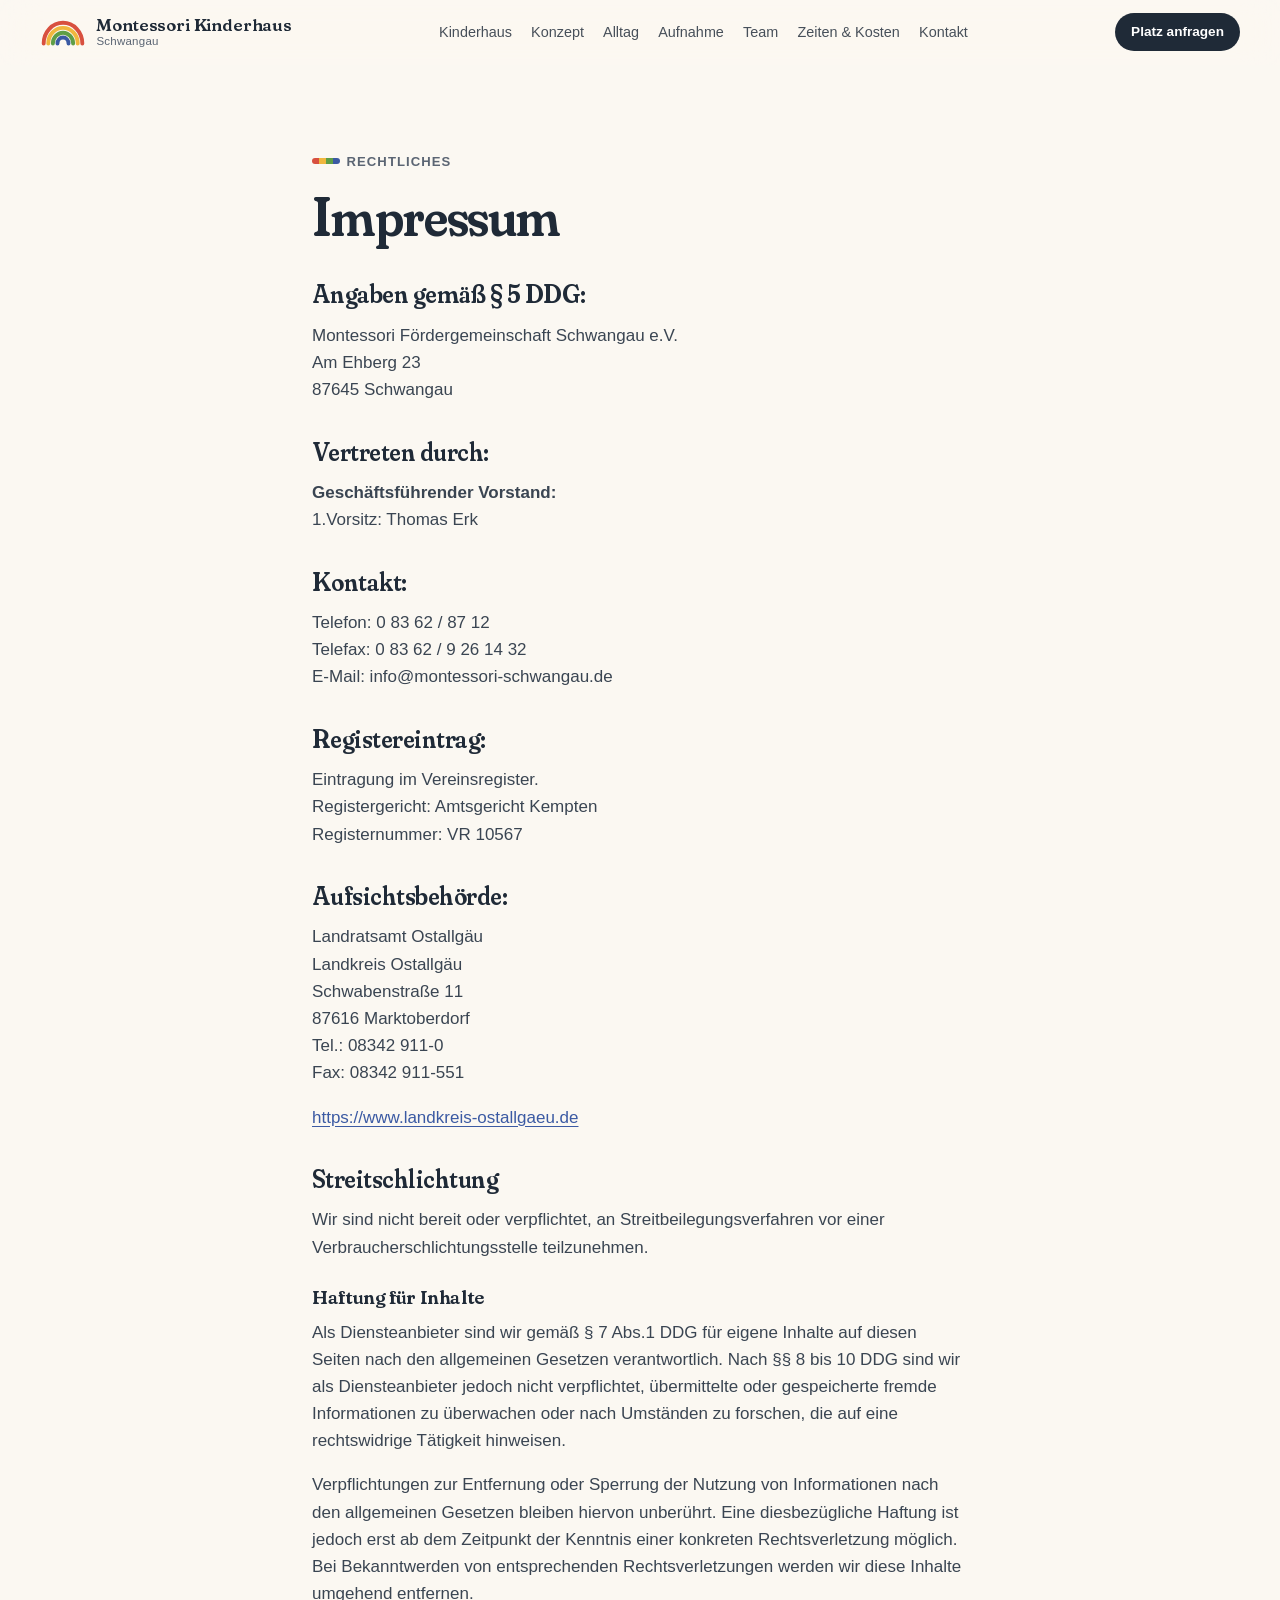
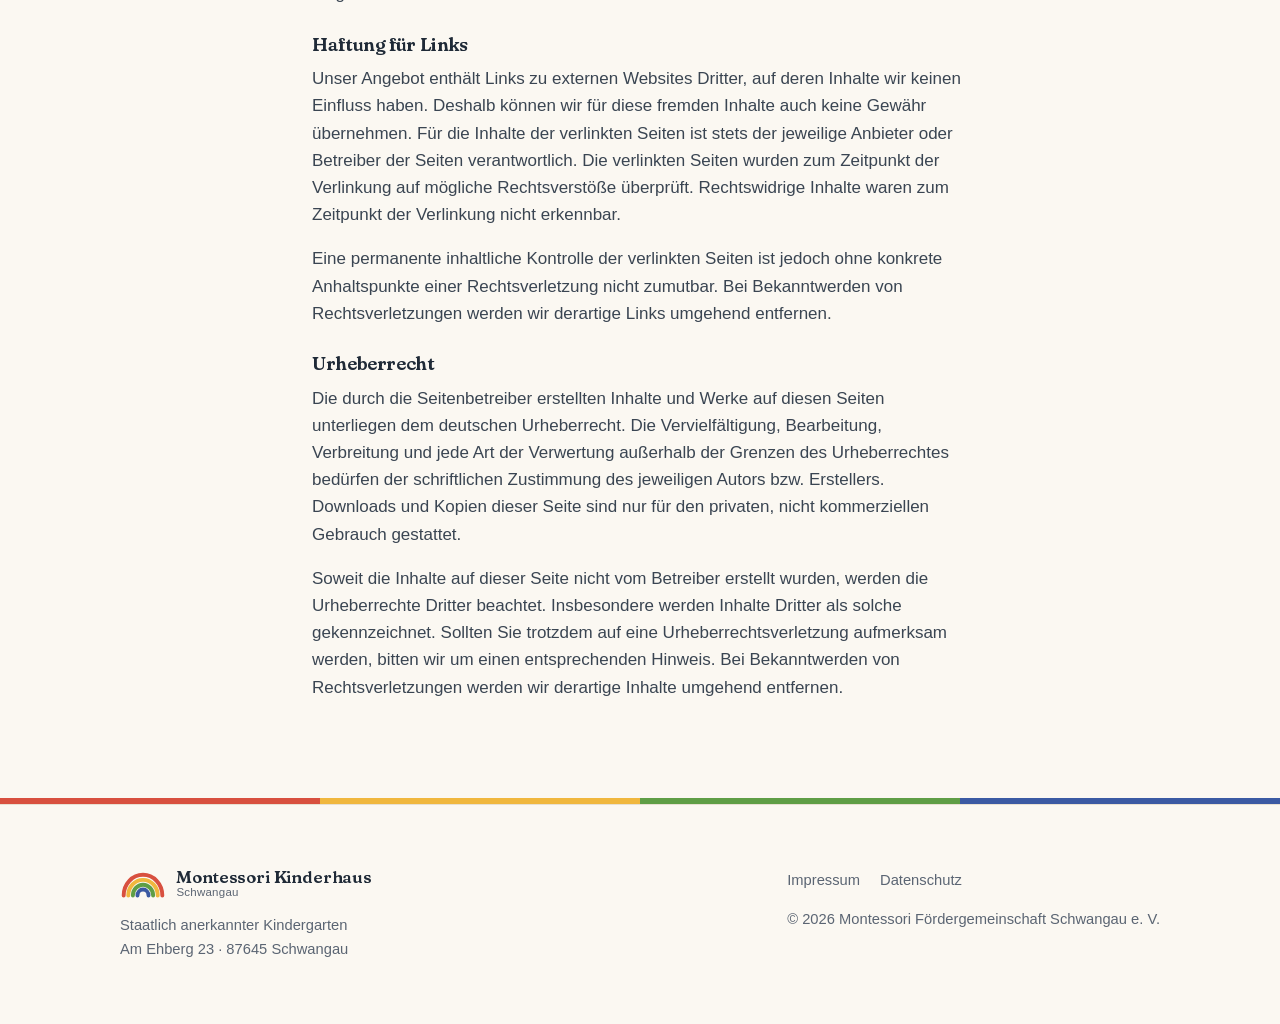
<file: docs/impressum.html>
<!doctype html>
<html lang="de">
<head>
<meta charset="utf-8">
<meta name="viewport" content="width=device-width, initial-scale=1">
<title>Impressum · Montessori Kinderhaus Schwangau</title>
<meta name="description" content="Staatlich anerkannter Montessori-Kindergarten in Schwangau: eine Gruppe, bis zu 25 Kinder von 3 bis 6 Jahren, getragen von einer Elterninitiative.">
<meta name="theme-color" content="#fbf8f2">
<link rel="icon" href="assets/favicon.svg" type="image/svg+xml">
<meta name="robots" content="noindex">
<link rel="preload" href="assets/fonts/fraunces.woff2" as="font" type="font/woff2" crossorigin>
<link rel="stylesheet" href="assets/style.css?v=8766b831">
</head>
<body>

<svg width="0" height="0" style="position:absolute" aria-hidden="true">
  <symbol id="logo" viewBox="0 0 100 60">
    <g fill="none" stroke-linecap="round" stroke-width="8.5">
      <path d="M8 55 A42 45 0 0 1 92 55" stroke="#d8503f"/>
      <path d="M18 55 A32 34 0 0 1 82 55" stroke="#f0b73e"/>
      <path d="M28 55 A22 23.5 0 0 1 72 55" stroke="#5f9e46"/>
      <path d="M38 55 A12 13 0 0 1 62 55" stroke="#3b5aa3"/>
    </g>
  </symbol>
</svg>

<header class="nav" id="nav">
  <div class="wrap">
    <a class="brand" href="index.html#top" aria-label="Montessori Kinderhaus Schwangau, zum Seitenanfang">
      <svg aria-hidden="true"><use href="#logo"/></svg>
      <span>Montessori Kinderhaus<small>Schwangau</small></span>
    </a>
    <ul id="menu">
      <li><a href="index.html#kinderhaus">Kinderhaus</a></li>
      <li><a href="index.html#konzept">Konzept</a></li>
      <li><a href="index.html#alltag">Alltag</a></li>
      <li><a href="index.html#aufnahme">Aufnahme</a></li>
      <li><a href="index.html#team">Team</a></li>
      <li><a href="index.html#zeiten">Zeiten &amp; Kosten</a></li>
      <li><a href="index.html#kontakt">Kontakt</a></li>
    </ul>
    <a class="cta-small" href="index.html#aufnahme">Platz anfragen</a>
    <button class="menu-btn" id="menu-btn" aria-label="Menü öffnen" aria-expanded="false" aria-controls="menu">
      <svg viewBox="0 0 24 24" fill="none" stroke="currentColor" stroke-width="2" stroke-linecap="round"><path d="M4 8h16M4 16h16"/></svg>
    </button>
  </div>
</header>

<main class="legal">
<span class="eyebrow">Rechtliches</span>
<h1 style="font-size:clamp(2.2rem,5vw,3.4rem)">Impressum</h1>
<h2>Angaben gemäß § 5 DDG:</h2>
<p>Montessori Fördergemeinschaft Schwangau e.V.<br> Am Ehberg 23<br> 87645 Schwangau</p>
<h2>Vertreten durch:</h2>
<p><strong>Geschäftsführender Vorstand:</strong><br> 1.Vorsitz: Thomas Erk</p>
<h2>Kontakt:</h2>
<p>Telefon: 0 83 62 / 87 12<br> Telefax: 0 83 62 / 9 26 14 32<br> E-Mail: info@montessori-schwangau.de</p>
<h2>Registereintrag:</h2>
<p>Eintragung im Vereinsregister.<br> Registergericht: Amtsgericht Kempten<br> Registernummer: VR 10567</p>
<h2>Aufsichtsbehörde:</h2>
<p>Landratsamt Ostallgäu<br> Landkreis Ostallgäu<br> Schwabenstraße 11<br> 87616 Marktoberdorf<br> Tel.: 08342 911-0<br> Fax: 08342 911-551</p>
<p><a href="https://www.landkreis-ostallgaeu.de">https://www.landkreis-ostallgaeu.de</a></p>
<h2>Streitschlichtung</h2>
<p>Wir sind nicht bereit oder verpflichtet, an Streitbeilegungsverfahren vor einer Verbraucherschlichtungsstelle teilzunehmen.</p>
<h3>Haftung für Inhalte</h3>
<p>Als Diensteanbieter sind wir gemäß § 7 Abs.1 DDG für eigene Inhalte auf diesen Seiten nach den allgemeinen Gesetzen verantwortlich. Nach §§ 8 bis 10 DDG sind wir als Diensteanbieter jedoch nicht verpflichtet, übermittelte oder gespeicherte fremde Informationen zu überwachen oder nach Umständen zu forschen, die auf eine rechtswidrige Tätigkeit hinweisen.</p>
<p>Verpflichtungen zur Entfernung oder Sperrung der Nutzung von Informationen nach den allgemeinen Gesetzen bleiben hiervon unberührt. Eine diesbezügliche Haftung ist jedoch erst ab dem Zeitpunkt der Kenntnis einer konkreten Rechtsverletzung möglich. Bei Bekanntwerden von entsprechenden Rechtsverletzungen werden wir diese Inhalte umgehend entfernen.</p>
<h3>Haftung für Links</h3>
<p>Unser Angebot enthält Links zu externen Websites Dritter, auf deren Inhalte wir keinen Einfluss haben. Deshalb können wir für diese fremden Inhalte auch keine Gewähr übernehmen. Für die Inhalte der verlinkten Seiten ist stets der jeweilige Anbieter oder Betreiber der Seiten verantwortlich. Die verlinkten Seiten wurden zum Zeitpunkt der Verlinkung auf mögliche Rechtsverstöße überprüft. Rechtswidrige Inhalte waren zum Zeitpunkt der Verlinkung nicht erkennbar.</p>
<p>Eine permanente inhaltliche Kontrolle der verlinkten Seiten ist jedoch ohne konkrete Anhaltspunkte einer Rechtsverletzung nicht zumutbar. Bei Bekanntwerden von Rechtsverletzungen werden wir derartige Links umgehend entfernen.</p>
<h3>Urheberrecht</h3>
<p>Die durch die Seitenbetreiber erstellten Inhalte und Werke auf diesen Seiten unterliegen dem deutschen Urheberrecht. Die Vervielfältigung, Bearbeitung, Verbreitung und jede Art der Verwertung außerhalb der Grenzen des Urheberrechtes bedürfen der schriftlichen Zustimmung des jeweiligen Autors bzw. Erstellers. Downloads und Kopien dieser Seite sind nur für den privaten, nicht kommerziellen Gebrauch gestattet.</p>
<p>Soweit die Inhalte auf dieser Seite nicht vom Betreiber erstellt wurden, werden die Urheberrechte Dritter beachtet. Insbesondere werden Inhalte Dritter als solche gekennzeichnet. Sollten Sie trotzdem auf eine Urheberrechtsverletzung aufmerksam werden, bitten wir um einen entsprechenden Hinweis. Bei Bekanntwerden von Rechtsverletzungen werden wir derartige Inhalte umgehend entfernen.</p>
</main>

<div class="rainbow-rule" aria-hidden="true"></div>
<footer>
  <div class="wrap">
    <div>
      <a class="brand" href="index.html"><svg aria-hidden="true"><use href="#logo"/></svg><span>Montessori Kinderhaus<small>Schwangau</small></span></a>
      <p style="margin-top:1rem">Staatlich anerkannter Kindergarten<br>Am Ehberg 23 · 87645 Schwangau</p>
    </div>
    <div>
      <nav aria-label="Rechtliches"><a href="impressum.html">Impressum</a><a href="datenschutz.html">Datenschutz</a></nav>
      <p style="margin-top:1rem">© 2026 Montessori Fördergemeinschaft Schwangau e.&nbsp;V.</p>
    </div>
  </div>
</footer>

<script>
  const nav = document.getElementById('nav'), btn = document.getElementById('menu-btn');
  btn.addEventListener('click', () => {
    const open = nav.classList.toggle('open');
    btn.setAttribute('aria-expanded', open);
    btn.setAttribute('aria-label', open ? 'Menü schließen' : 'Menü öffnen');
  });
  document.querySelectorAll('#menu a').forEach(a => a.addEventListener('click', () => {
    nav.classList.remove('open'); btn.setAttribute('aria-expanded', false);
  }));
  addEventListener('scroll', () => nav.classList.toggle('scrolled', scrollY > 8), { passive: true });
  const io = new IntersectionObserver(es => es.forEach(e => {
    if (e.isIntersecting) { e.target.classList.add('in'); io.unobserve(e.target); }
  }), { rootMargin: '0px 0px -8% 0px' });
  document.querySelectorAll('.reveal').forEach(el => io.observe(el));
</script>
</body>
</html>
</file>
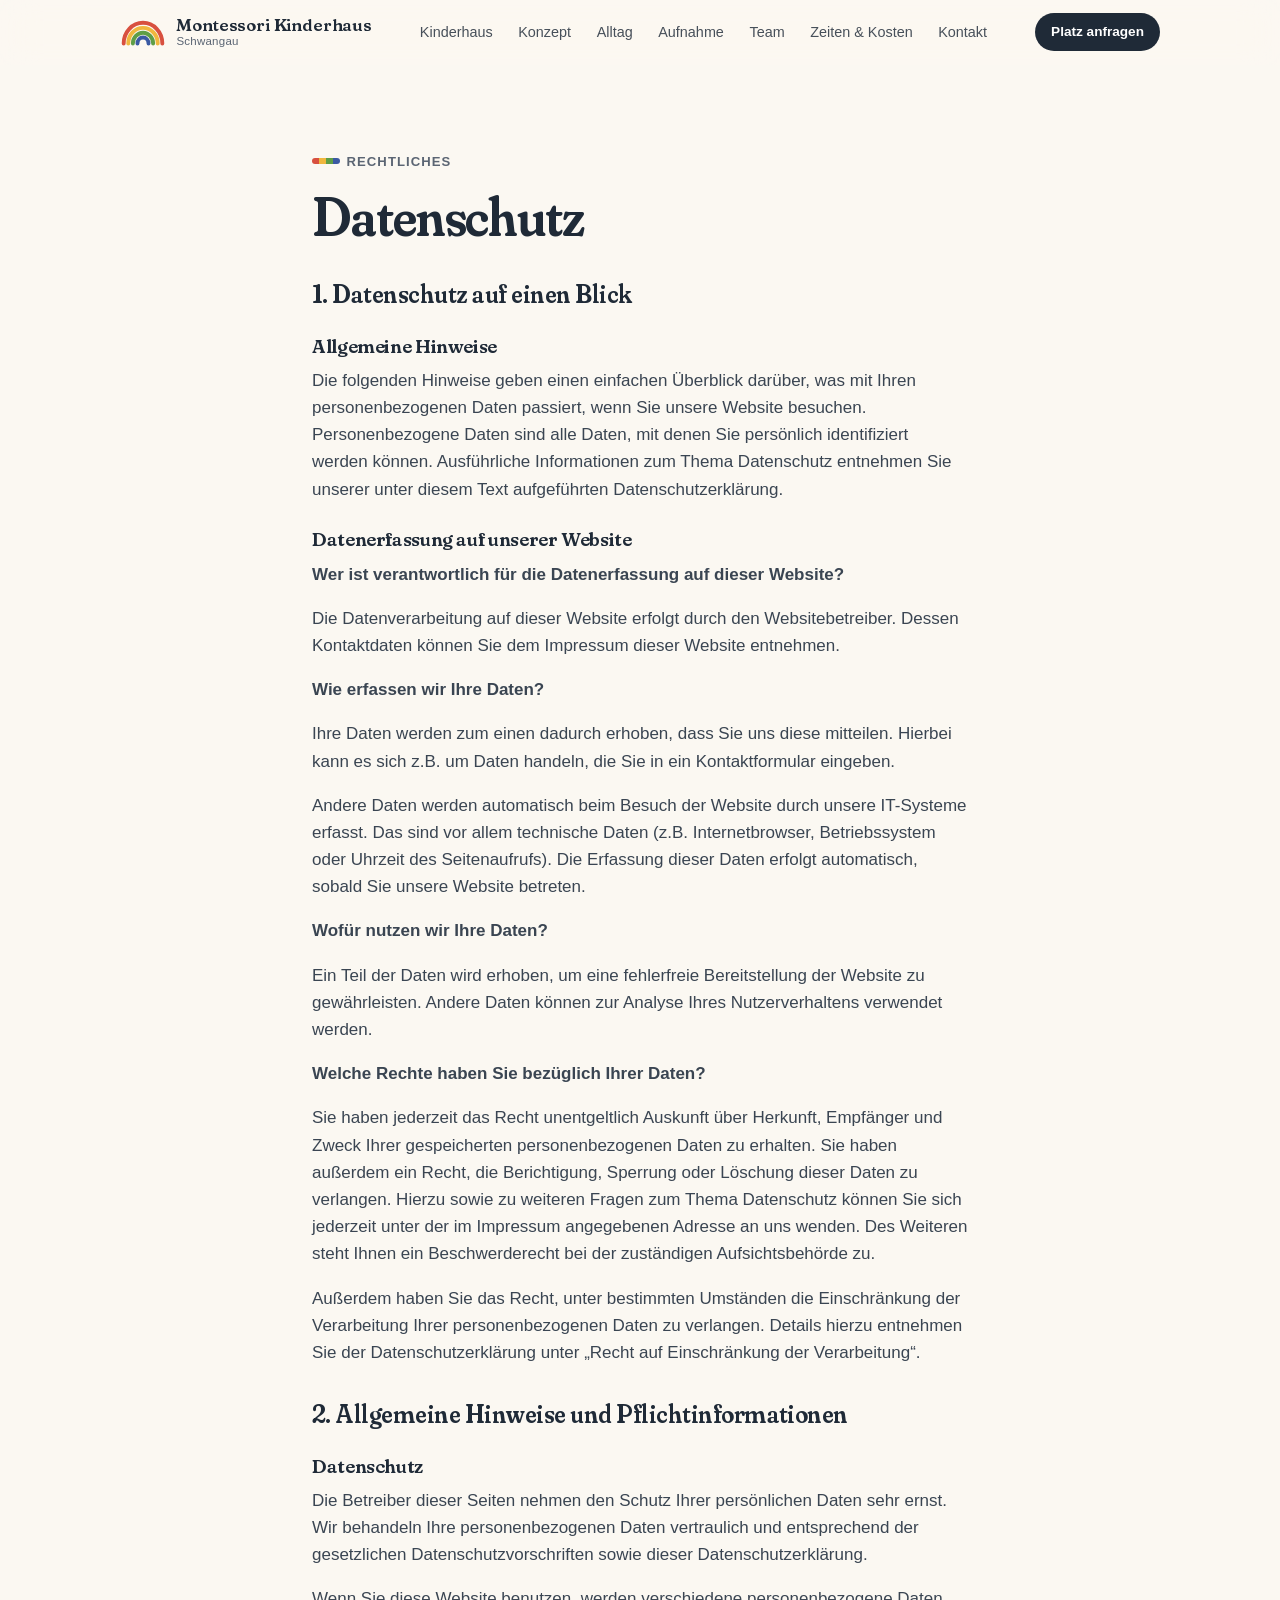
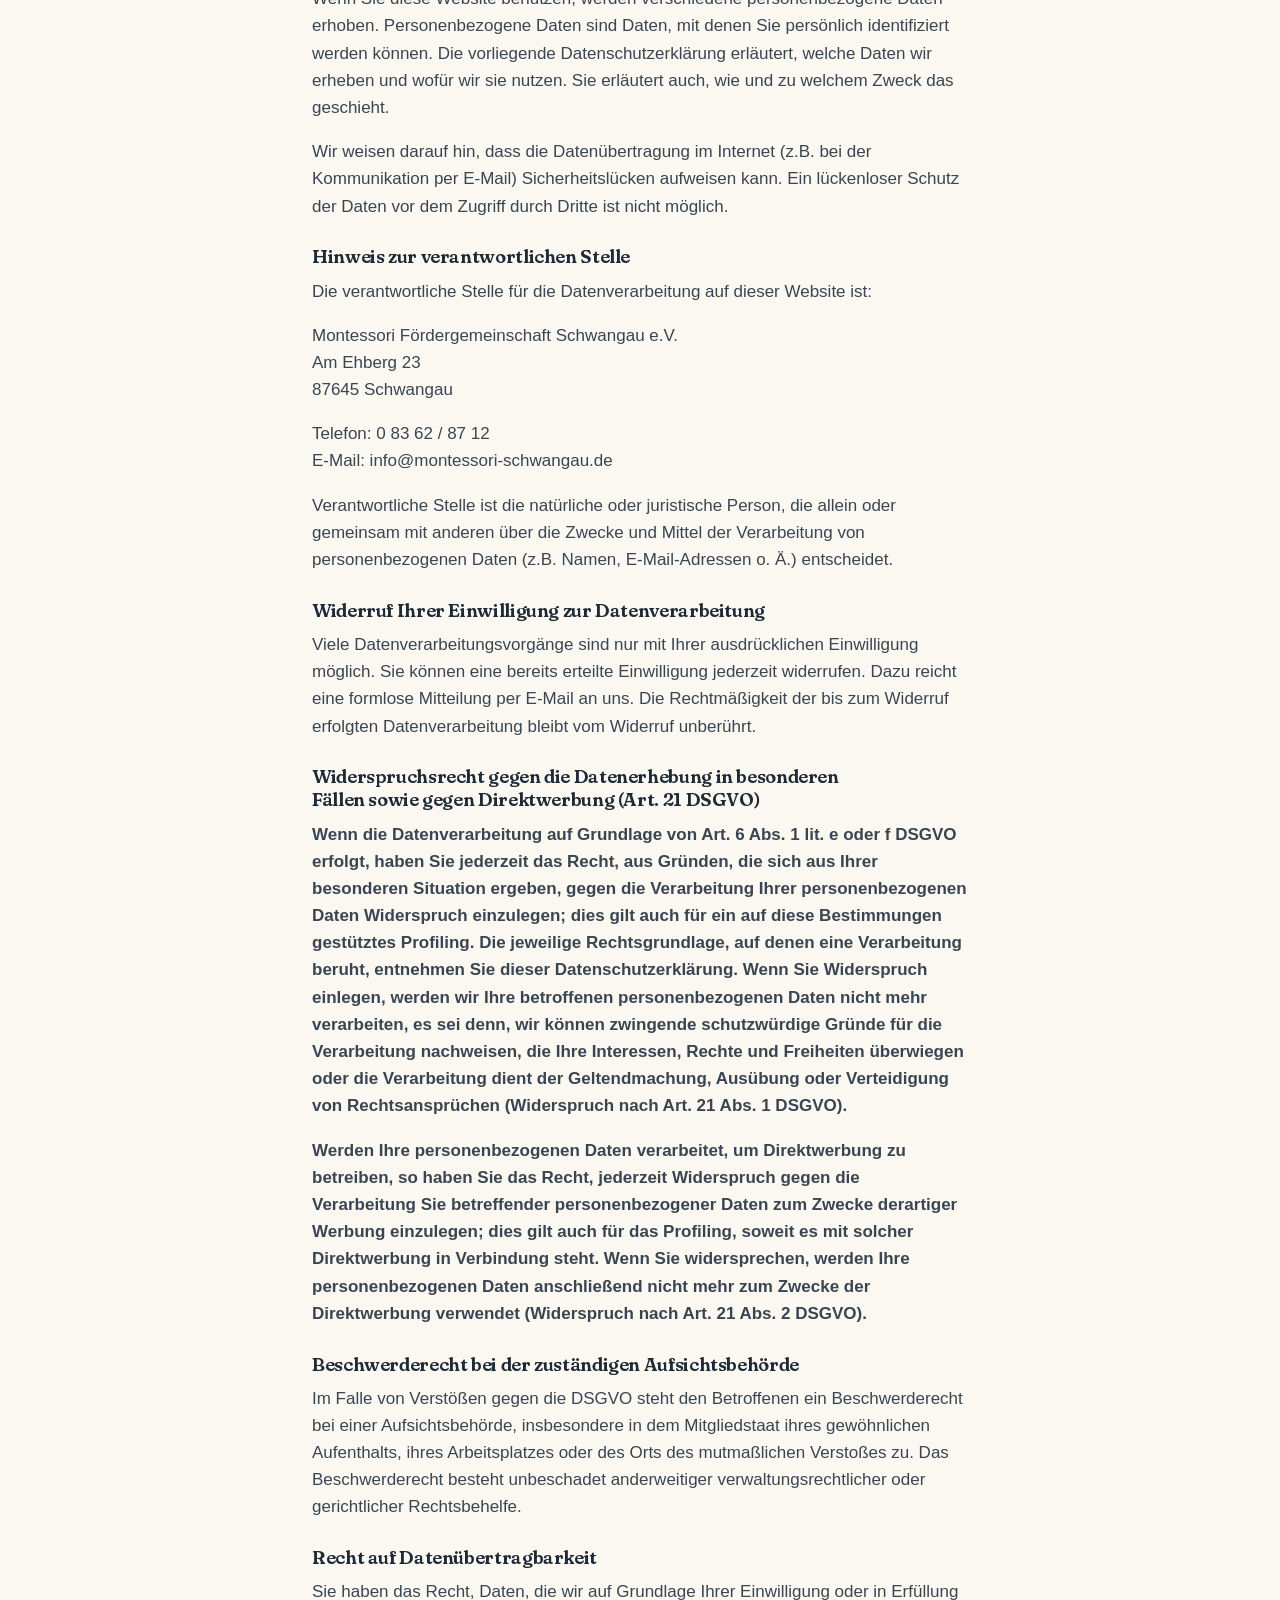
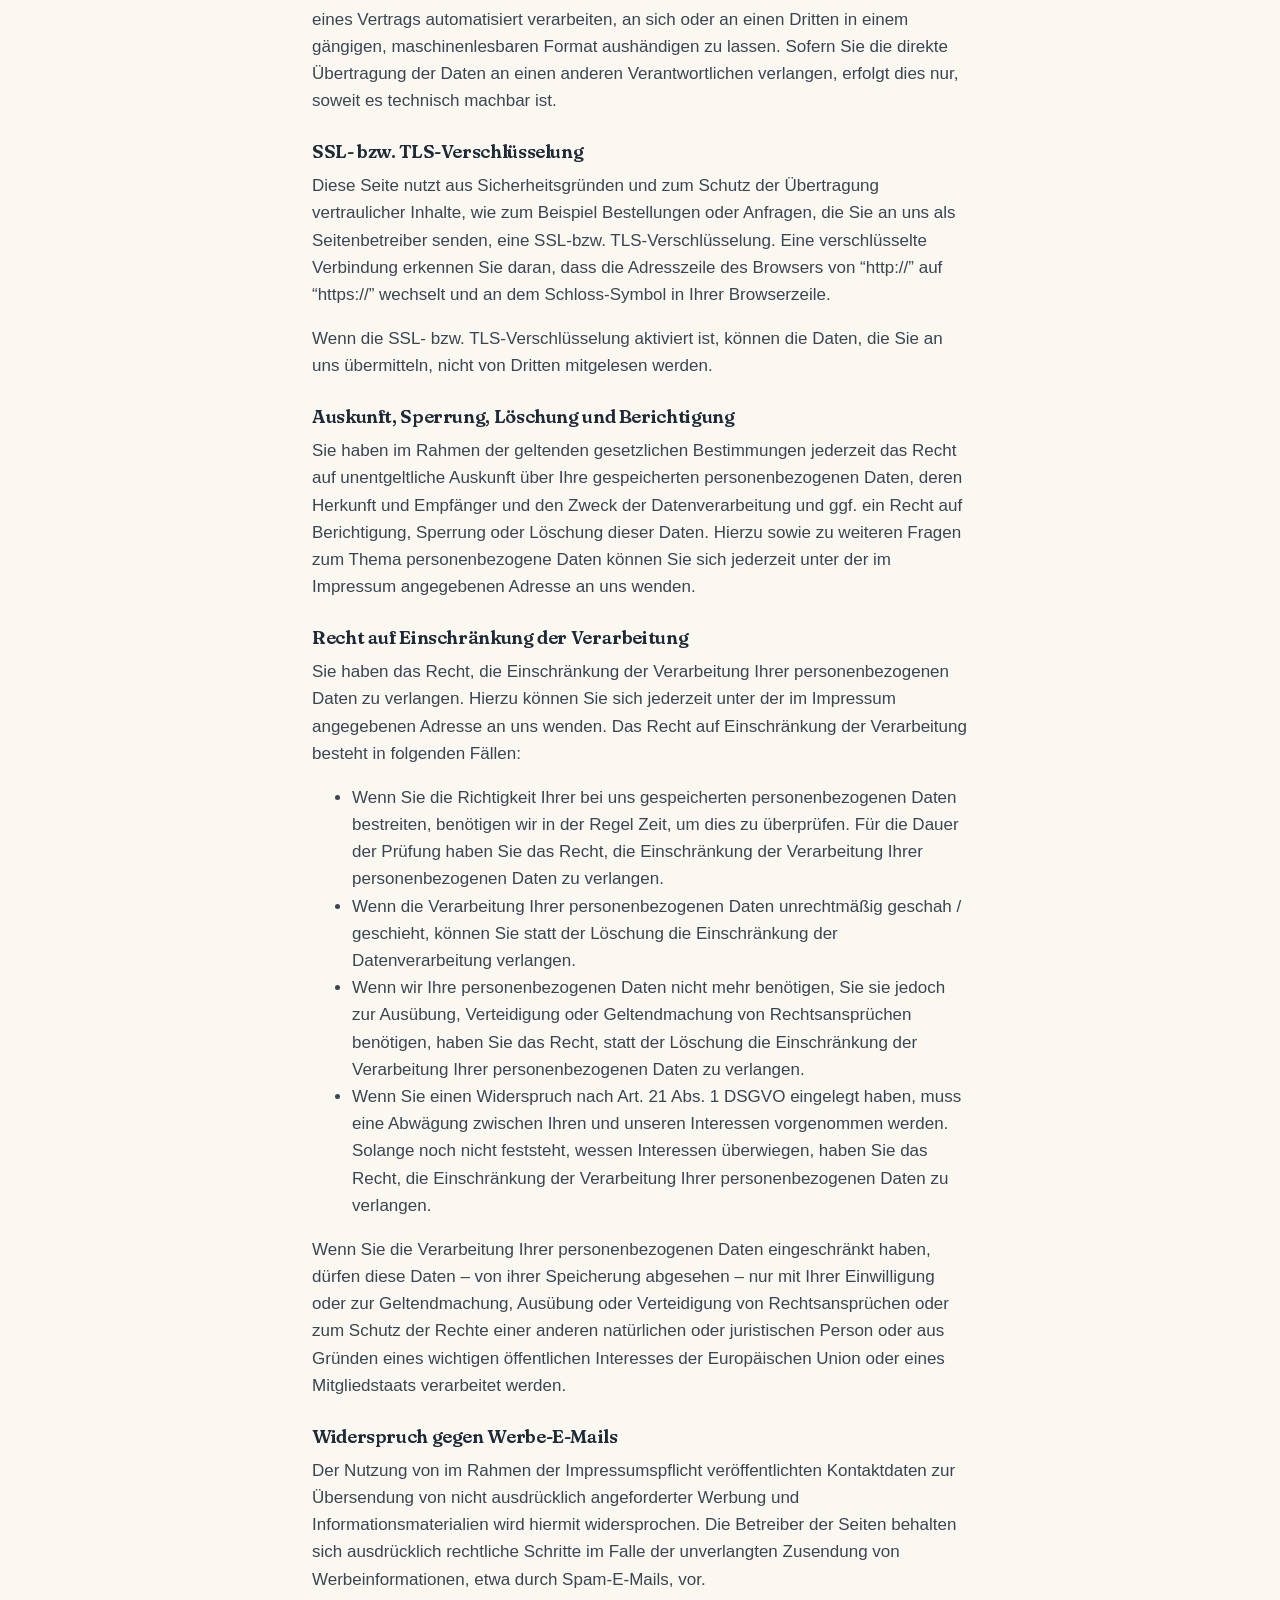
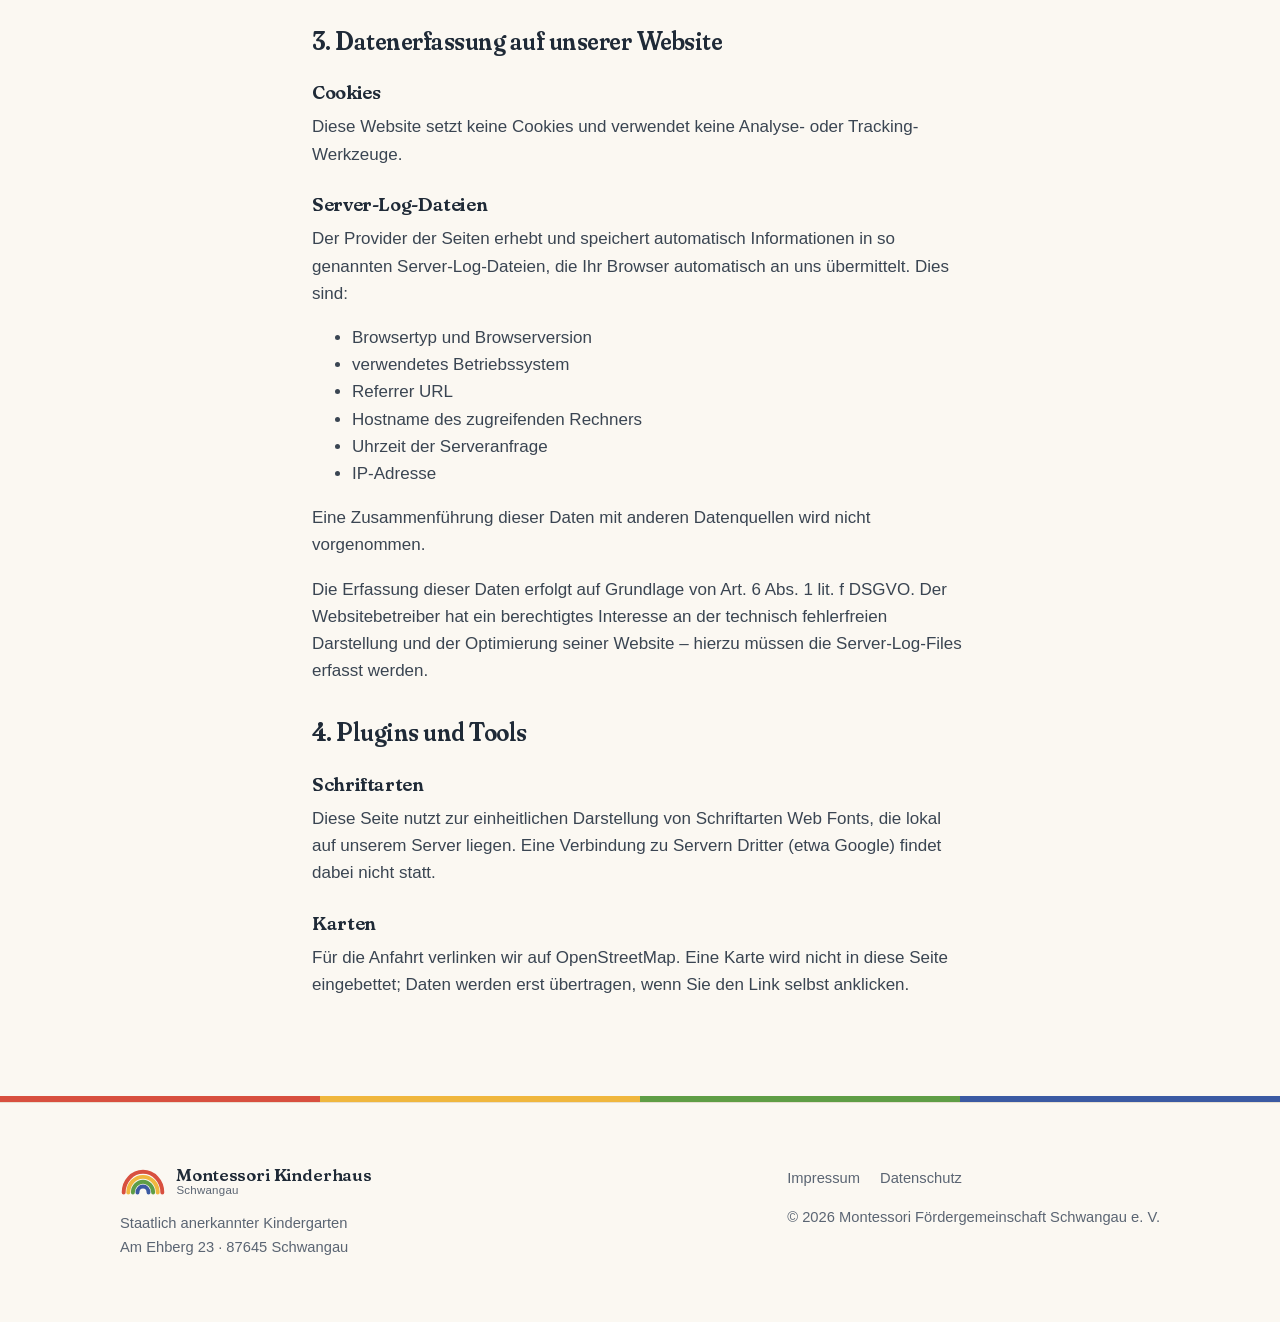
<file: docs/original-design/datenschutz.html>
<!doctype html>
<html lang="de">
<head>
<meta charset="utf-8">
<meta name="viewport" content="width=device-width, initial-scale=1">
<title>Datenschutz · Montessori Kinderhaus Schwangau</title>
<meta name="description" content="Staatlich anerkannter Montessori-Kindergarten in Schwangau: eine Gruppe, bis zu 25 Kinder von 3 bis 6 Jahren, getragen von einer Elterninitiative.">
<meta name="theme-color" content="#fbf8f2">
<link rel="icon" href="assets/favicon.svg" type="image/svg+xml">
<meta name="robots" content="noindex">
<link rel="preload" href="assets/fonts/fraunces.woff2" as="font" type="font/woff2" crossorigin>
<link rel="stylesheet" href="assets/style.css?v=e7a60028">
</head>
<body>

<svg width="0" height="0" style="position:absolute" aria-hidden="true">
  <symbol id="logo" viewBox="0 0 100 60">
    <g fill="none" stroke-linecap="round" stroke-width="8.5">
      <path d="M8 55 A42 45 0 0 1 92 55" stroke="#d8503f"/>
      <path d="M18 55 A32 34 0 0 1 82 55" stroke="#f0b73e"/>
      <path d="M28 55 A22 23.5 0 0 1 72 55" stroke="#5f9e46"/>
      <path d="M38 55 A12 13 0 0 1 62 55" stroke="#3b5aa3"/>
    </g>
  </symbol>
</svg>

<header class="nav" id="nav">
  <div class="wrap">
    <a class="brand" href="index.html#top" aria-label="Montessori Kinderhaus Schwangau, zum Seitenanfang">
      <svg aria-hidden="true"><use href="#logo"/></svg>
      <span>Montessori Kinderhaus<small>Schwangau</small></span>
    </a>
    <ul id="menu">
      <li><a href="index.html#kinderhaus">Kinderhaus</a></li>
      <li><a href="index.html#konzept">Konzept</a></li>
      <li><a href="index.html#alltag">Alltag</a></li>
      <li><a href="index.html#aufnahme">Aufnahme</a></li>
      <li><a href="index.html#team">Team</a></li>
      <li><a href="index.html#zeiten">Zeiten &amp; Kosten</a></li>
      <li><a href="index.html#kontakt">Kontakt</a></li>
    </ul>
    <a class="cta-small" href="index.html#aufnahme">Platz anfragen</a>
    <button class="menu-btn" id="menu-btn" aria-label="Menü öffnen" aria-expanded="false" aria-controls="menu">
      <svg viewBox="0 0 24 24" fill="none" stroke="currentColor" stroke-width="2" stroke-linecap="round"><path d="M4 8h16M4 16h16"/></svg>
    </button>
  </div>
</header>

<main class="legal">
<span class="eyebrow">Rechtliches</span>
<h1 style="font-size:clamp(2.2rem,5vw,3.4rem)">Datenschutz</h1>
<h2>1. Datenschutz auf einen Blick</h2>
<h3>Allgemeine Hinweise</h3>
<p>Die folgenden Hinweise geben einen einfachen Überblick darüber, was mit Ihren personenbezogenen Daten passiert, wenn Sie unsere Website besuchen. Personenbezogene Daten sind alle Daten, mit denen Sie persönlich identifiziert werden können. Ausführliche Informationen zum Thema Datenschutz entnehmen Sie unserer unter diesem Text aufgeführten Datenschutzerklärung.</p>
<h3>Datenerfassung auf unserer Website</h3>
<p><strong>Wer ist verantwortlich für die Datenerfassung auf dieser Website?</strong></p>
<p>Die Datenverarbeitung auf dieser Website erfolgt durch den Websitebetreiber. Dessen Kontaktdaten können Sie dem Impressum dieser Website entnehmen.</p>
<p><strong>Wie erfassen wir Ihre Daten?</strong></p>
<p>Ihre Daten werden zum einen dadurch erhoben, dass Sie uns diese mitteilen. Hierbei kann es sich z.B. um Daten handeln, die Sie in ein Kontaktformular eingeben.</p>
<p>Andere Daten werden automatisch beim Besuch der Website durch unsere IT-Systeme erfasst. Das sind vor allem technische Daten (z.B. Internetbrowser, Betriebssystem oder Uhrzeit des Seitenaufrufs). Die Erfassung dieser Daten erfolgt automatisch, sobald Sie unsere Website betreten.</p>
<p><strong>Wofür nutzen wir Ihre Daten?</strong></p>
<p>Ein Teil der Daten wird erhoben, um eine fehlerfreie Bereitstellung der Website zu gewährleisten. Andere Daten können zur Analyse Ihres Nutzerverhaltens verwendet werden.</p>
<p><strong>Welche Rechte haben Sie bezüglich Ihrer Daten?</strong></p>
<p>Sie haben jederzeit das Recht unentgeltlich Auskunft über Herkunft, Empfänger und Zweck Ihrer gespeicherten personenbezogenen Daten zu erhalten. Sie haben außerdem ein Recht, die Berichtigung, Sperrung oder Löschung dieser Daten zu verlangen. Hierzu sowie zu weiteren Fragen zum Thema Datenschutz können Sie sich jederzeit unter der im Impressum angegebenen Adresse an uns wenden. Des Weiteren steht Ihnen ein Beschwerderecht bei der zuständigen Aufsichtsbehörde zu.</p>
<p>Außerdem haben Sie das Recht, unter bestimmten Umständen die Einschränkung der Verarbeitung Ihrer personenbezogenen Daten zu verlangen. Details hierzu entnehmen Sie der Datenschutzerklärung unter „Recht auf Einschränkung der Verarbeitung“.</p>
<h2>2. Allgemeine Hinweise und Pflichtinformationen</h2>
<h3>Datenschutz</h3>
<p>Die Betreiber dieser Seiten nehmen den Schutz Ihrer persönlichen Daten sehr ernst. Wir behandeln Ihre personenbezogenen Daten vertraulich und entsprechend der gesetzlichen Datenschutzvorschriften sowie dieser Datenschutzerklärung.</p>
<p>Wenn Sie diese Website benutzen, werden verschiedene personenbezogene Daten erhoben. Personenbezogene Daten sind Daten, mit denen Sie persönlich identifiziert werden können. Die vorliegende Datenschutzerklärung erläutert, welche Daten wir erheben und wofür wir sie nutzen. Sie erläutert auch, wie und zu welchem Zweck das geschieht.</p>
<p>Wir weisen darauf hin, dass die Datenübertragung im Internet (z.B. bei der Kommunikation per E-Mail) Sicherheitslücken aufweisen kann. Ein lückenloser Schutz der Daten vor dem Zugriff durch Dritte ist nicht möglich.</p>
<h3>Hinweis zur verantwortlichen Stelle</h3>
<p>Die verantwortliche Stelle für die Datenverarbeitung auf dieser Website ist:</p>
<p>Montessori Fördergemeinschaft Schwangau e.V.<br> Am Ehberg 23<br> 87645 Schwangau</p>
<p>Telefon: 0 83 62 / 87 12<br> E-Mail: info@montessori-schwangau.de</p>
<p>Verantwortliche Stelle ist die natürliche oder juristische Person, die allein oder gemeinsam mit anderen über die Zwecke und Mittel der Verarbeitung von personenbezogenen Daten (z.B. Namen, E-Mail-Adressen o. Ä.) entscheidet.</p>
<h3>Widerruf Ihrer Einwilligung zur Datenverarbeitung</h3>
<p>Viele Datenverarbeitungsvorgänge sind nur mit Ihrer ausdrücklichen Einwilligung möglich. Sie können eine bereits erteilte Einwilligung jederzeit widerrufen. Dazu reicht eine formlose Mitteilung per E-Mail an uns. Die Rechtmäßigkeit der bis zum Widerruf erfolgten Datenverarbeitung bleibt vom Widerruf unberührt.</p>
<h3>Widerspruchsrecht gegen die Datenerhebung in besonderen Fällen sowie gegen Direktwerbung (Art. 21 DSGVO)</h3>
<p><strong>Wenn die Datenverarbeitung auf Grundlage von Art. 6 Abs. 1 lit. e oder f DSGVO erfolgt, haben Sie jederzeit das Recht, aus Gründen, die sich aus Ihrer besonderen Situation ergeben, gegen die Verarbeitung Ihrer personenbezogenen Daten Widerspruch einzulegen; dies gilt auch für ein auf diese Bestimmungen gestütztes Profiling. Die jeweilige Rechtsgrundlage, auf denen eine Verarbeitung beruht, entnehmen Sie dieser Datenschutzerklärung. Wenn Sie Widerspruch einlegen, werden wir Ihre betroffenen personenbezogenen Daten nicht mehr verarbeiten, es sei denn, wir können zwingende schutzwürdige Gründe für die Verarbeitung nachweisen, die Ihre Interessen, Rechte und Freiheiten überwiegen oder die Verarbeitung dient der Geltendmachung, Ausübung oder Verteidigung von Rechtsansprüchen (Widerspruch nach Art. 21 Abs. 1 DSGVO).</strong></p>
<p><strong>Werden Ihre personenbezogenen Daten verarbeitet, um Direktwerbung zu betreiben, so haben Sie das Recht, jederzeit Widerspruch gegen die Verarbeitung Sie betreffender personenbezogener Daten zum Zwecke derartiger Werbung einzulegen; dies gilt auch für das Profiling, soweit es mit solcher Direktwerbung in Verbindung steht. Wenn Sie widersprechen, werden Ihre personenbezogenen Daten anschließend nicht mehr zum Zwecke der Direktwerbung verwendet (Widerspruch nach Art. 21 Abs. 2 DSGVO).</strong></p>
<h3>Beschwerderecht bei der zuständigen Aufsichtsbehörde</h3>
<p>Im Falle von Verstößen gegen die DSGVO steht den Betroffenen ein Beschwerderecht bei einer Aufsichtsbehörde, insbesondere in dem Mitgliedstaat ihres gewöhnlichen Aufenthalts, ihres Arbeitsplatzes oder des Orts des mutmaßlichen Verstoßes zu. Das Beschwerderecht besteht unbeschadet anderweitiger verwaltungsrechtlicher oder gerichtlicher Rechtsbehelfe.</p>
<h3>Recht auf Datenübertragbarkeit</h3>
<p>Sie haben das Recht, Daten, die wir auf Grundlage Ihrer Einwilligung oder in Erfüllung eines Vertrags automatisiert verarbeiten, an sich oder an einen Dritten in einem gängigen, maschinenlesbaren Format aushändigen zu lassen. Sofern Sie die direkte Übertragung der Daten an einen anderen Verantwortlichen verlangen, erfolgt dies nur, soweit es technisch machbar ist.</p>
<h3>SSL- bzw. TLS-Verschlüsselung</h3>
<p>Diese Seite nutzt aus Sicherheitsgründen und zum Schutz der Übertragung vertraulicher Inhalte, wie zum Beispiel Bestellungen oder Anfragen, die Sie an uns als Seitenbetreiber senden, eine SSL-bzw. TLS-Verschlüsselung. Eine verschlüsselte Verbindung erkennen Sie daran, dass die Adresszeile des Browsers von “http://” auf “https://” wechselt und an dem Schloss-Symbol in Ihrer Browserzeile.</p>
<p>Wenn die SSL- bzw. TLS-Verschlüsselung aktiviert ist, können die Daten, die Sie an uns übermitteln, nicht von Dritten mitgelesen werden.</p>
<h3>Auskunft, Sperrung, Löschung und Berichtigung</h3>
<p>Sie haben im Rahmen der geltenden gesetzlichen Bestimmungen jederzeit das Recht auf unentgeltliche Auskunft über Ihre gespeicherten personenbezogenen Daten, deren Herkunft und Empfänger und den Zweck der Datenverarbeitung und ggf. ein Recht auf Berichtigung, Sperrung oder Löschung dieser Daten. Hierzu sowie zu weiteren Fragen zum Thema personenbezogene Daten können Sie sich jederzeit unter der im Impressum angegebenen Adresse an uns wenden.</p>
<h3>Recht auf Einschränkung der Verarbeitung</h3>
<p>Sie haben das Recht, die Einschränkung der Verarbeitung Ihrer personenbezogenen Daten zu verlangen. Hierzu können Sie sich jederzeit unter der im Impressum angegebenen Adresse an uns wenden. Das Recht auf Einschränkung der Verarbeitung besteht in folgenden Fällen:</p><ul> 	<li>Wenn Sie die Richtigkeit Ihrer bei uns gespeicherten personenbezogenen Daten bestreiten, benötigen wir in der Regel Zeit, um dies zu überprüfen. Für die Dauer der Prüfung haben Sie das Recht, die Einschränkung der Verarbeitung Ihrer personenbezogenen Daten zu verlangen.</li> 	<li>Wenn die Verarbeitung Ihrer personenbezogenen Daten unrechtmäßig geschah / geschieht, können Sie statt der Löschung die Einschränkung der Datenverarbeitung verlangen.</li> 	<li>Wenn wir Ihre personenbezogenen Daten nicht mehr benötigen, Sie sie jedoch zur Ausübung, Verteidigung oder Geltendmachung von Rechtsansprüchen benötigen, haben Sie das Recht, statt der Löschung die Einschränkung der Verarbeitung Ihrer personenbezogenen Daten zu verlangen.</li> 	<li>Wenn Sie einen Widerspruch nach Art. 21 Abs. 1 DSGVO eingelegt haben, muss eine Abwägung zwischen Ihren und unseren Interessen vorgenommen werden. Solange noch nicht feststeht, wessen Interessen überwiegen, haben Sie das Recht, die Einschränkung der Verarbeitung Ihrer personenbezogenen Daten zu verlangen.</li> </ul><p>Wenn Sie die Verarbeitung Ihrer personenbezogenen Daten eingeschränkt haben, dürfen diese Daten – von ihrer Speicherung abgesehen – nur mit Ihrer Einwilligung oder zur Geltendmachung, Ausübung oder Verteidigung von Rechtsansprüchen oder zum Schutz der Rechte einer anderen natürlichen oder juristischen Person oder aus Gründen eines wichtigen öffentlichen Interesses der Europäischen Union oder eines Mitgliedstaats verarbeitet werden.</p>
<h3>Widerspruch gegen Werbe-E-Mails</h3>
<p>Der Nutzung von im Rahmen der Impressumspflicht veröffentlichten Kontaktdaten zur Übersendung von nicht ausdrücklich angeforderter Werbung und Informationsmaterialien wird hiermit widersprochen. Die Betreiber der Seiten behalten sich ausdrücklich rechtliche Schritte im Falle der unverlangten Zusendung von Werbeinformationen, etwa durch Spam-E-Mails, vor.</p>
<h2>3. Datenerfassung auf unserer Website</h2>
<h3>Cookies</h3>
<p>Diese Website setzt keine Cookies und verwendet keine Analyse- oder Tracking-Werkzeuge.</p>
<h3>Server-Log-Dateien</h3>
<p>Der Provider der Seiten erhebt und speichert automatisch Informationen in so genannten Server-Log-Dateien, die Ihr Browser automatisch an uns übermittelt. Dies sind:</p><ul> 	<li>Browsertyp und Browserversion</li> 	<li>verwendetes Betriebssystem</li> 	<li>Referrer URL</li> 	<li>Hostname des zugreifenden Rechners</li> 	<li>Uhrzeit der Serveranfrage</li> 	<li>IP-Adresse</li> </ul><p>Eine Zusammenführung dieser Daten mit anderen Datenquellen wird nicht vorgenommen.</p>
<p>Die Erfassung dieser Daten erfolgt auf Grundlage von Art. 6 Abs. 1 lit. f DSGVO. Der Websitebetreiber hat ein berechtigtes Interesse an der technisch fehlerfreien Darstellung und der Optimierung seiner Website – hierzu müssen die Server-Log-Files erfasst werden.</p>
<h2>4. Plugins und Tools</h2>
<h3>Schriftarten</h3>
<p>Diese Seite nutzt zur einheitlichen Darstellung von Schriftarten Web Fonts, die lokal auf unserem Server liegen. Eine Verbindung zu Servern Dritter (etwa Google) findet dabei nicht statt.</p>
<h3>Karten</h3>
<p>Für die Anfahrt verlinken wir auf OpenStreetMap. Eine Karte wird nicht in diese Seite eingebettet; Daten werden erst übertragen, wenn Sie den Link selbst anklicken.</p>
</main>

<div class="rainbow-rule" aria-hidden="true"></div>
<footer>
  <div class="wrap">
    <div>
      <a class="brand" href="index.html"><svg aria-hidden="true"><use href="#logo"/></svg><span>Montessori Kinderhaus<small>Schwangau</small></span></a>
      <p style="margin-top:1rem">Staatlich anerkannter Kindergarten<br>Am Ehberg 23 · 87645 Schwangau</p>
    </div>
    <div>
      <nav aria-label="Rechtliches"><a href="impressum.html">Impressum</a><a href="datenschutz.html">Datenschutz</a></nav>
      <p style="margin-top:1rem">© 2026 Montessori Fördergemeinschaft Schwangau e.&nbsp;V.</p>
    </div>
  </div>
</footer>

<script>
  const nav = document.getElementById('nav'), btn = document.getElementById('menu-btn');
  btn.addEventListener('click', () => {
    const open = nav.classList.toggle('open');
    btn.setAttribute('aria-expanded', open);
    btn.setAttribute('aria-label', open ? 'Menü schließen' : 'Menü öffnen');
  });
  document.querySelectorAll('#menu a').forEach(a => a.addEventListener('click', () => {
    nav.classList.remove('open'); btn.setAttribute('aria-expanded', false);
  }));
  addEventListener('scroll', () => nav.classList.toggle('scrolled', scrollY > 8), { passive: true });
  const io = new IntersectionObserver(es => es.forEach(e => {
    if (e.isIntersecting) { e.target.classList.add('in'); io.unobserve(e.target); }
  }), { rootMargin: '0px 0px -8% 0px' });
  document.querySelectorAll('.reveal').forEach(el => io.observe(el));
</script>
</body>
</html>
</file>
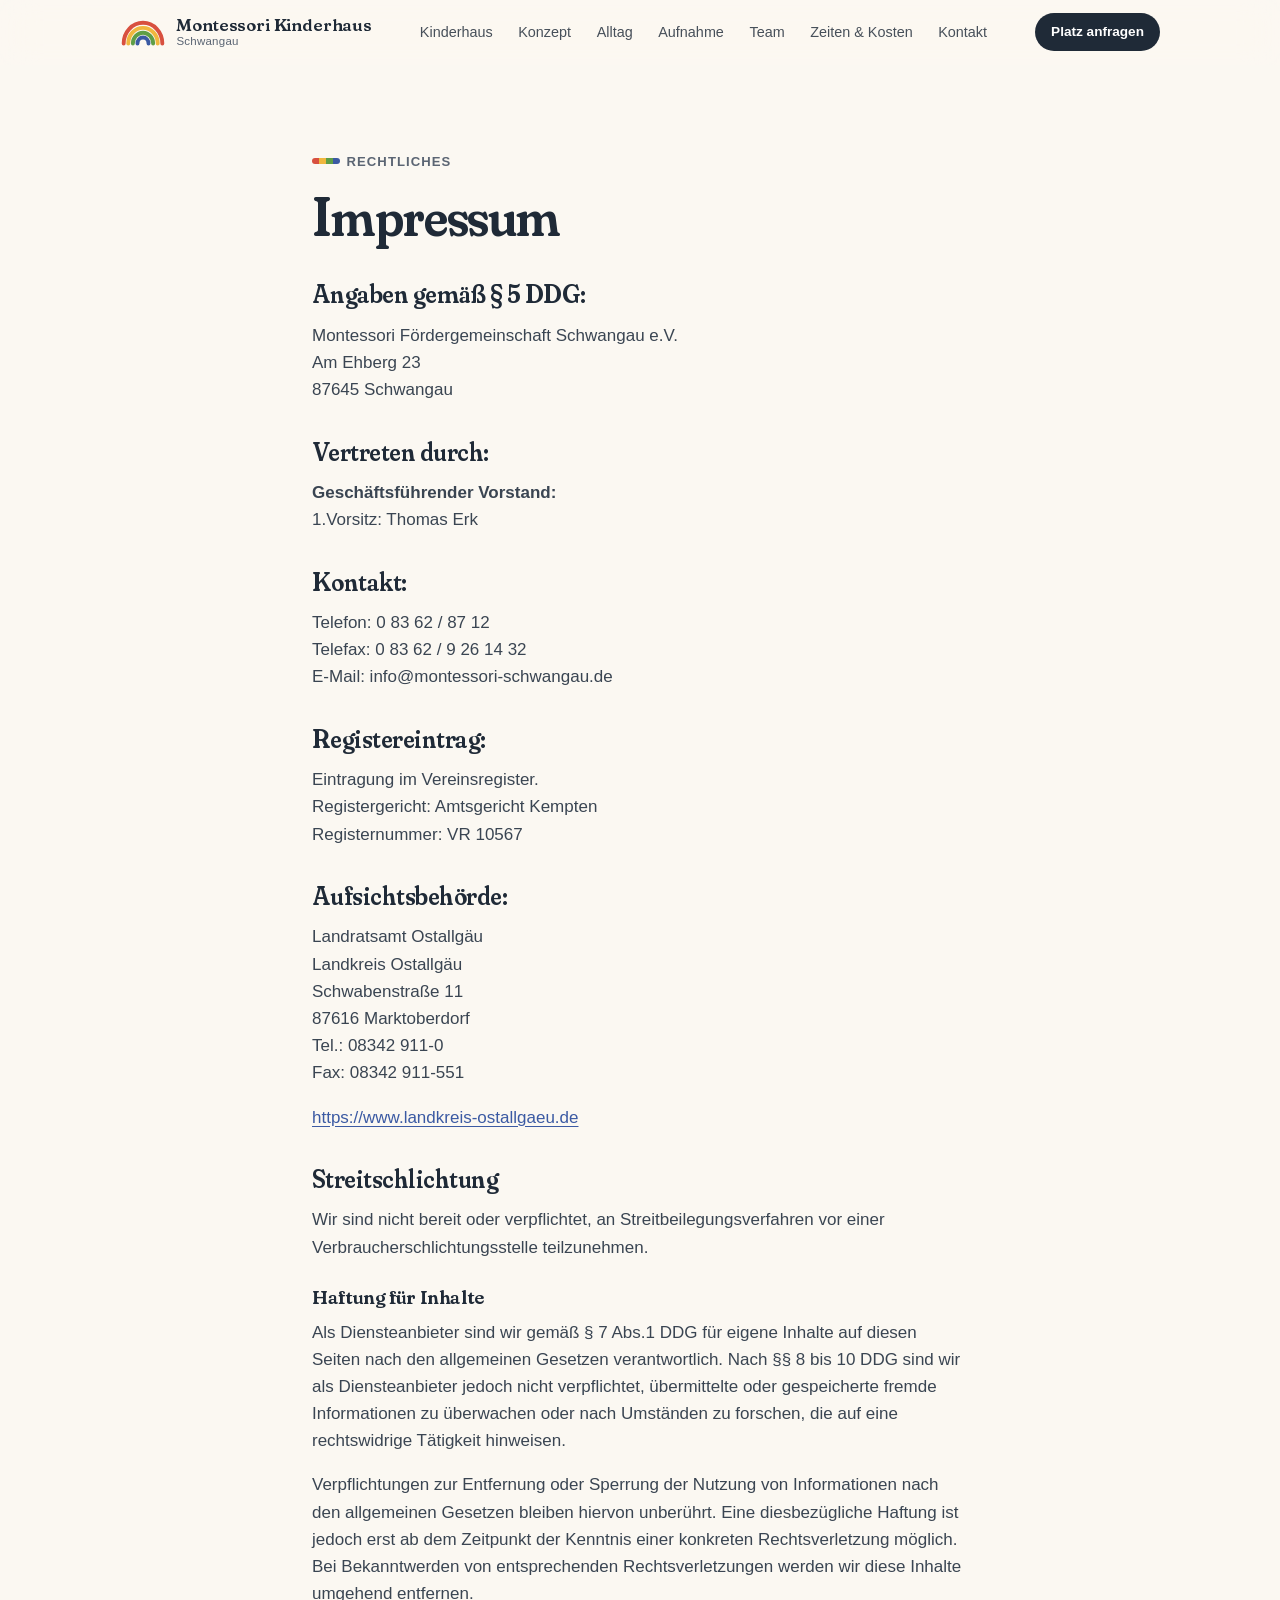
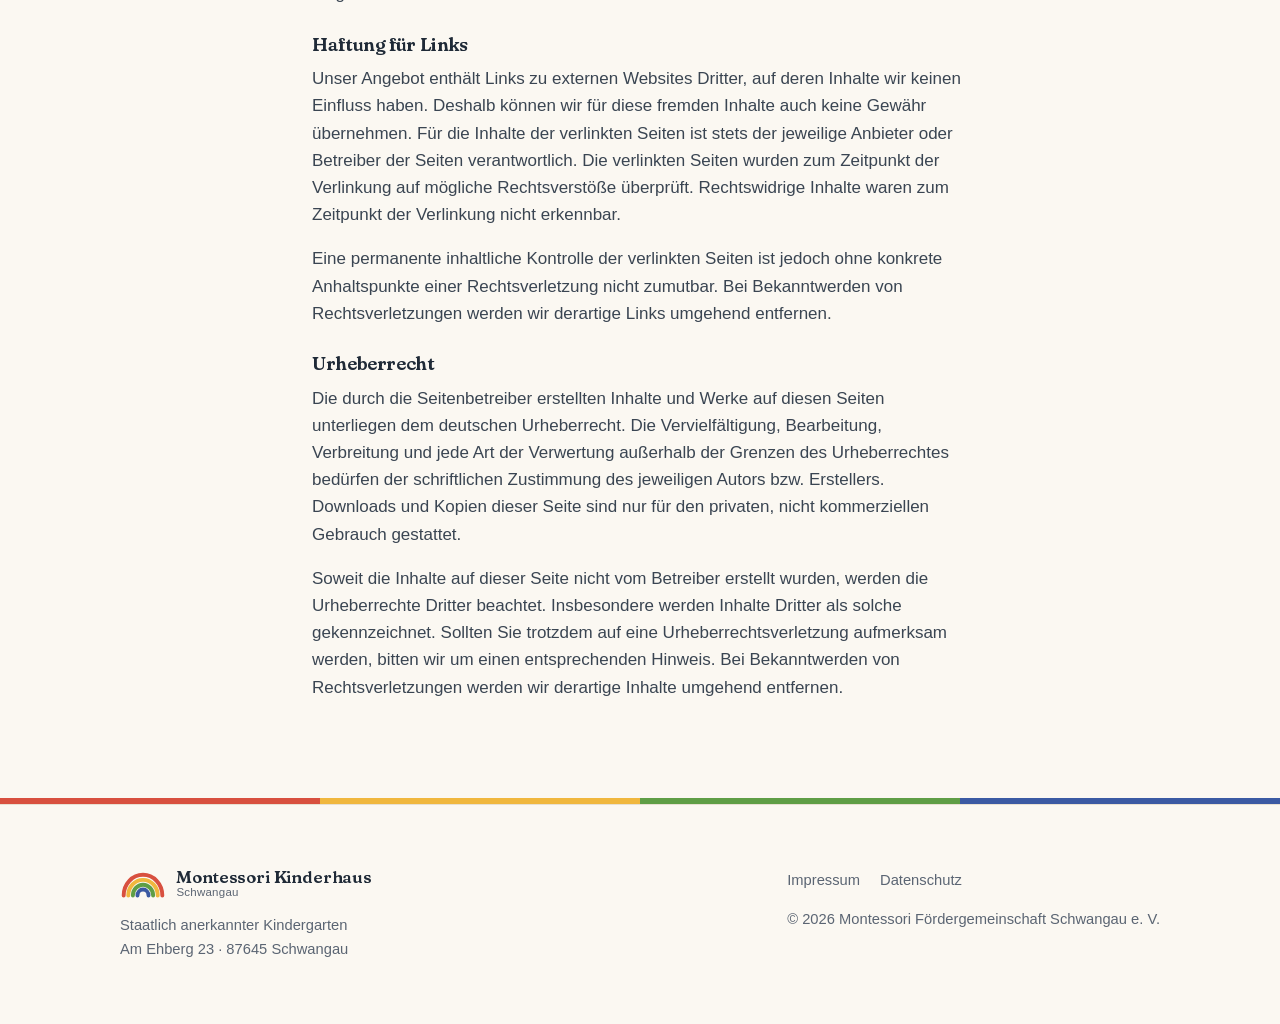
<file: docs/original-design/impressum.html>
<!doctype html>
<html lang="de">
<head>
<meta charset="utf-8">
<meta name="viewport" content="width=device-width, initial-scale=1">
<title>Impressum · Montessori Kinderhaus Schwangau</title>
<meta name="description" content="Staatlich anerkannter Montessori-Kindergarten in Schwangau: eine Gruppe, bis zu 25 Kinder von 3 bis 6 Jahren, getragen von einer Elterninitiative.">
<meta name="theme-color" content="#fbf8f2">
<link rel="icon" href="assets/favicon.svg" type="image/svg+xml">
<meta name="robots" content="noindex">
<link rel="preload" href="assets/fonts/fraunces.woff2" as="font" type="font/woff2" crossorigin>
<link rel="stylesheet" href="assets/style.css?v=e7a60028">
</head>
<body>

<svg width="0" height="0" style="position:absolute" aria-hidden="true">
  <symbol id="logo" viewBox="0 0 100 60">
    <g fill="none" stroke-linecap="round" stroke-width="8.5">
      <path d="M8 55 A42 45 0 0 1 92 55" stroke="#d8503f"/>
      <path d="M18 55 A32 34 0 0 1 82 55" stroke="#f0b73e"/>
      <path d="M28 55 A22 23.5 0 0 1 72 55" stroke="#5f9e46"/>
      <path d="M38 55 A12 13 0 0 1 62 55" stroke="#3b5aa3"/>
    </g>
  </symbol>
</svg>

<header class="nav" id="nav">
  <div class="wrap">
    <a class="brand" href="index.html#top" aria-label="Montessori Kinderhaus Schwangau, zum Seitenanfang">
      <svg aria-hidden="true"><use href="#logo"/></svg>
      <span>Montessori Kinderhaus<small>Schwangau</small></span>
    </a>
    <ul id="menu">
      <li><a href="index.html#kinderhaus">Kinderhaus</a></li>
      <li><a href="index.html#konzept">Konzept</a></li>
      <li><a href="index.html#alltag">Alltag</a></li>
      <li><a href="index.html#aufnahme">Aufnahme</a></li>
      <li><a href="index.html#team">Team</a></li>
      <li><a href="index.html#zeiten">Zeiten &amp; Kosten</a></li>
      <li><a href="index.html#kontakt">Kontakt</a></li>
    </ul>
    <a class="cta-small" href="index.html#aufnahme">Platz anfragen</a>
    <button class="menu-btn" id="menu-btn" aria-label="Menü öffnen" aria-expanded="false" aria-controls="menu">
      <svg viewBox="0 0 24 24" fill="none" stroke="currentColor" stroke-width="2" stroke-linecap="round"><path d="M4 8h16M4 16h16"/></svg>
    </button>
  </div>
</header>

<main class="legal">
<span class="eyebrow">Rechtliches</span>
<h1 style="font-size:clamp(2.2rem,5vw,3.4rem)">Impressum</h1>
<h2>Angaben gemäß § 5 DDG:</h2>
<p>Montessori Fördergemeinschaft Schwangau e.V.<br> Am Ehberg 23<br> 87645 Schwangau</p>
<h2>Vertreten durch:</h2>
<p><strong>Geschäftsführender Vorstand:</strong><br> 1.Vorsitz: Thomas Erk</p>
<h2>Kontakt:</h2>
<p>Telefon: 0 83 62 / 87 12<br> Telefax: 0 83 62 / 9 26 14 32<br> E-Mail: info@montessori-schwangau.de</p>
<h2>Registereintrag:</h2>
<p>Eintragung im Vereinsregister.<br> Registergericht: Amtsgericht Kempten<br> Registernummer: VR 10567</p>
<h2>Aufsichtsbehörde:</h2>
<p>Landratsamt Ostallgäu<br> Landkreis Ostallgäu<br> Schwabenstraße 11<br> 87616 Marktoberdorf<br> Tel.: 08342 911-0<br> Fax: 08342 911-551</p>
<p><a href="https://www.landkreis-ostallgaeu.de">https://www.landkreis-ostallgaeu.de</a></p>
<h2>Streitschlichtung</h2>
<p>Wir sind nicht bereit oder verpflichtet, an Streitbeilegungsverfahren vor einer Verbraucherschlichtungsstelle teilzunehmen.</p>
<h3>Haftung für Inhalte</h3>
<p>Als Diensteanbieter sind wir gemäß § 7 Abs.1 DDG für eigene Inhalte auf diesen Seiten nach den allgemeinen Gesetzen verantwortlich. Nach §§ 8 bis 10 DDG sind wir als Diensteanbieter jedoch nicht verpflichtet, übermittelte oder gespeicherte fremde Informationen zu überwachen oder nach Umständen zu forschen, die auf eine rechtswidrige Tätigkeit hinweisen.</p>
<p>Verpflichtungen zur Entfernung oder Sperrung der Nutzung von Informationen nach den allgemeinen Gesetzen bleiben hiervon unberührt. Eine diesbezügliche Haftung ist jedoch erst ab dem Zeitpunkt der Kenntnis einer konkreten Rechtsverletzung möglich. Bei Bekanntwerden von entsprechenden Rechtsverletzungen werden wir diese Inhalte umgehend entfernen.</p>
<h3>Haftung für Links</h3>
<p>Unser Angebot enthält Links zu externen Websites Dritter, auf deren Inhalte wir keinen Einfluss haben. Deshalb können wir für diese fremden Inhalte auch keine Gewähr übernehmen. Für die Inhalte der verlinkten Seiten ist stets der jeweilige Anbieter oder Betreiber der Seiten verantwortlich. Die verlinkten Seiten wurden zum Zeitpunkt der Verlinkung auf mögliche Rechtsverstöße überprüft. Rechtswidrige Inhalte waren zum Zeitpunkt der Verlinkung nicht erkennbar.</p>
<p>Eine permanente inhaltliche Kontrolle der verlinkten Seiten ist jedoch ohne konkrete Anhaltspunkte einer Rechtsverletzung nicht zumutbar. Bei Bekanntwerden von Rechtsverletzungen werden wir derartige Links umgehend entfernen.</p>
<h3>Urheberrecht</h3>
<p>Die durch die Seitenbetreiber erstellten Inhalte und Werke auf diesen Seiten unterliegen dem deutschen Urheberrecht. Die Vervielfältigung, Bearbeitung, Verbreitung und jede Art der Verwertung außerhalb der Grenzen des Urheberrechtes bedürfen der schriftlichen Zustimmung des jeweiligen Autors bzw. Erstellers. Downloads und Kopien dieser Seite sind nur für den privaten, nicht kommerziellen Gebrauch gestattet.</p>
<p>Soweit die Inhalte auf dieser Seite nicht vom Betreiber erstellt wurden, werden die Urheberrechte Dritter beachtet. Insbesondere werden Inhalte Dritter als solche gekennzeichnet. Sollten Sie trotzdem auf eine Urheberrechtsverletzung aufmerksam werden, bitten wir um einen entsprechenden Hinweis. Bei Bekanntwerden von Rechtsverletzungen werden wir derartige Inhalte umgehend entfernen.</p>
</main>

<div class="rainbow-rule" aria-hidden="true"></div>
<footer>
  <div class="wrap">
    <div>
      <a class="brand" href="index.html"><svg aria-hidden="true"><use href="#logo"/></svg><span>Montessori Kinderhaus<small>Schwangau</small></span></a>
      <p style="margin-top:1rem">Staatlich anerkannter Kindergarten<br>Am Ehberg 23 · 87645 Schwangau</p>
    </div>
    <div>
      <nav aria-label="Rechtliches"><a href="impressum.html">Impressum</a><a href="datenschutz.html">Datenschutz</a></nav>
      <p style="margin-top:1rem">© 2026 Montessori Fördergemeinschaft Schwangau e.&nbsp;V.</p>
    </div>
  </div>
</footer>

<script>
  const nav = document.getElementById('nav'), btn = document.getElementById('menu-btn');
  btn.addEventListener('click', () => {
    const open = nav.classList.toggle('open');
    btn.setAttribute('aria-expanded', open);
    btn.setAttribute('aria-label', open ? 'Menü schließen' : 'Menü öffnen');
  });
  document.querySelectorAll('#menu a').forEach(a => a.addEventListener('click', () => {
    nav.classList.remove('open'); btn.setAttribute('aria-expanded', false);
  }));
  addEventListener('scroll', () => nav.classList.toggle('scrolled', scrollY > 8), { passive: true });
  const io = new IntersectionObserver(es => es.forEach(e => {
    if (e.isIntersecting) { e.target.classList.add('in'); io.unobserve(e.target); }
  }), { rootMargin: '0px 0px -8% 0px' });
  document.querySelectorAll('.reveal').forEach(el => io.observe(el));
</script>
</body>
</html>
</file>
<file: docs/assets/style.css>
/* Montessori Kinderhaus Schwangau — warm, ruhig, organisch */

@font-face {
  font-family: "Fraunces";
  src: url("fonts/fraunces.woff2") format("woff2");
  font-weight: 400 700;
  font-display: swap;
}

:root {
  --bg: #fbf8f2;
  --surface: #ffffff;
  --sand: #f3ece0;
  --ink: #1f2a37;
  --muted: #5b6573;
  --line: #e8e0d2;

  --red: #d8503f;
  --yellow: #f0b73e;
  --green: #5f9e46;
  --blue: #3b5aa3;
  --red-soft: #fbe3dd;
  --yellow-soft: #fdf0d2;
  --green-soft: #e3f0db;
  --blue-soft: #dfe6f5;

  --display: "Fraunces", Georgia, serif;
  --text: -apple-system, BlinkMacSystemFont, "SF Pro Text", "Segoe UI", Roboto, "Helvetica Neue", Arial, sans-serif;

  --radius: 28px;
  --wrap: 1120px;
  --gutter: clamp(16px, 4vw, 40px);
  --shadow: 0 1px 2px rgba(31, 42, 55, .04), 0 12px 32px -12px rgba(31, 42, 55, .12);
}

*, *::before, *::after { box-sizing: border-box; }
html { scroll-behavior: smooth; scroll-padding-top: 76px; -webkit-text-size-adjust: 100%; }
body {
  margin: 0;
  background: var(--bg);
  color: var(--ink);
  font: 17px/1.6 var(--text);
  -webkit-font-smoothing: antialiased;
}
img { display: block; max-width: 100%; height: auto; }
a { color: var(--blue); text-underline-offset: 3px; }
a:hover { color: var(--ink); }
:focus-visible { outline: 3px solid var(--yellow); outline-offset: 3px; border-radius: 6px; }

.wrap { max-width: var(--wrap); margin: 0 auto; padding: 0 var(--gutter); }

h1, h2, h3 {
  font-family: var(--display);
  font-weight: 600;
  font-variation-settings: "SOFT" 100, "opsz" 96;
  letter-spacing: -.02em;
  line-height: 1.08;
  margin: 0 0 .5em;
  text-wrap: balance;
}
h1 { font-size: clamp(2.6rem, 6.4vw, 5rem); }
h2 { font-size: clamp(2rem, 4.4vw, 3.25rem); }
h3 { font-size: 1.35rem; line-height: 1.25; font-variation-settings: "SOFT" 100, "opsz" 24; }
p { margin: 0 0 1em; }
.lead { font-size: clamp(1.1rem, 1.6vw, 1.3rem); color: var(--muted); max-width: 38em; text-wrap: pretty; }
.eyebrow {
  display: inline-flex; align-items: center; gap: .5em;
  font-size: .82rem; font-weight: 600; letter-spacing: .08em; text-transform: uppercase;
  color: var(--muted); margin-bottom: 1rem;
}
.eyebrow::before { content: ""; width: 28px; height: 6px; border-radius: 6px;
  background: linear-gradient(90deg, var(--red) 0 25%, var(--yellow) 25% 50%, var(--green) 50% 75%, var(--blue) 75%); }

/* ---------- Navigation ---------- */
.nav {
  position: sticky; top: 0; z-index: 50;
  background: rgba(251, 248, 242, .78);
  -webkit-backdrop-filter: saturate(180%) blur(18px);
  backdrop-filter: saturate(180%) blur(18px);
  border-bottom: 1px solid transparent;
  transition: border-color .3s;
}
.nav.scrolled { border-color: var(--line); }
.nav .wrap { display: flex; align-items: center; justify-content: space-between; gap: 2rem; height: 64px; max-width: calc(var(--wrap) + 160px); }
.brand { display: flex; align-items: center; gap: .65rem; text-decoration: none; color: var(--ink); }
.brand svg { width: 46px; height: 28px; flex: none; }
.brand span { font-family: var(--display); font-weight: 600; font-size: 1.05rem; line-height: 1.05; letter-spacing: -.01em; }
.brand small { display: block; font-family: var(--text); font-weight: 500; font-size: .72rem; color: var(--muted); letter-spacing: .02em; }
.nav ul { display: flex; gap: 1.2rem; list-style: none; margin: 0; padding: 0; }
.nav ul a { color: var(--ink); text-decoration: none; font-size: .9rem; opacity: .82; white-space: nowrap; }
.nav ul a:hover { opacity: 1; }
.nav .cta-small {
  background: var(--ink); color: #fff; text-decoration: none; font-size: .85rem; font-weight: 600;
  padding: .5rem 1rem; border-radius: 999px; white-space: nowrap;
}
.menu-btn { display: none; background: none; border: 0; padding: 8px; margin-right: -8px; color: var(--ink); cursor: pointer; }
.menu-btn svg { width: 24px; height: 24px; }

@media (max-width: 1239px) {
  .nav ul, .nav .cta-small { display: none; }
  .menu-btn { display: block; }
  .nav.open ul {
    display: flex; flex-direction: column; gap: 0;
    position: absolute; top: 64px; left: 0; right: 0;
    background: var(--bg); border-bottom: 1px solid var(--line); padding: .5rem var(--gutter) 1.25rem;
  }
  .nav.open ul a { display: block; padding: .8rem 0; font-size: 1.1rem; border-bottom: 1px solid var(--line); }
}

/* ---------- Buttons ---------- */
.btns { display: flex; flex-wrap: wrap; gap: .75rem; margin-top: 2rem; }
.btn {
  display: inline-flex; align-items: center; gap: .5rem;
  padding: .9rem 1.5rem; border-radius: 999px;
  font-weight: 600; font-size: 1rem; text-decoration: none;
  transition: transform .2s ease, background .2s;
}
.btn:active { transform: scale(.97); }
.btn-primary { background: var(--blue); color: #fff; }
.btn-primary:hover { background: #2f4a8a; color: #fff; }
.btn-ghost { background: var(--surface); color: var(--ink); box-shadow: inset 0 0 0 1px var(--line); }
.btn-ghost:hover { background: var(--sand); }

/* ---------- Hero ---------- */
.hero { padding: clamp(1rem, 2.5vw, 1.75rem) 0 0; text-align: center; overflow: hidden; }
.hero .lead { margin: 0 auto; }
.hero .btns { justify-content: center; }
.hero-media { position: relative; margin-bottom: clamp(2.5rem, 5vw, 4rem); }
.hero-media img {
  width: 100%; aspect-ratio: 1920 / 1080; object-fit: cover; object-position: 50% 40%;
  border-radius: clamp(28px, 5vw, 64px);
  box-shadow: var(--shadow);
}
@media (max-width: 620px) { .hero-media img { aspect-ratio: 4 / 3; } }
.hero-media .blob { position: absolute; z-index: -1; filter: blur(2px); }
.hero-media .b1 { width: 38%; top: -9%; left: -8%; color: var(--yellow-soft); }
.hero-media .b2 { width: 30%; bottom: -12%; right: -6%; color: var(--green-soft); }

/* ---------- Fakten ---------- */
.facts {
  display: grid; grid-template-columns: repeat(4, 1fr); gap: 1px;
  background: var(--line); border-radius: var(--radius); overflow: hidden;
  margin: clamp(2.5rem, 5vw, 4rem) 0 0; box-shadow: var(--shadow);
}
.facts div { background: var(--surface); padding: 1.6rem 1.4rem; text-align: center; }
.facts strong { display: block; font-family: var(--display); font-size: 2.2rem; font-weight: 600; line-height: 1.1; }
.facts span { font-size: .9rem; color: var(--muted); }
.facts div:nth-child(1) strong { color: var(--red); }
.facts div:nth-child(2) strong { color: var(--yellow); }
.facts div:nth-child(3) strong { color: var(--green); }
.facts div:nth-child(4) strong { color: var(--blue); }
@media (max-width: 720px) { .facts { grid-template-columns: repeat(2, 1fr); } }

/* ---------- Sektionen ---------- */
section { padding: clamp(4rem, 9vw, 7.5rem) 0; }
.section-sand { background: var(--sand); }
.section-head { max-width: 44rem; margin-bottom: clamp(2rem, 4vw, 3.25rem); }
.center { text-align: center; margin-left: auto; margin-right: auto; }
.center .lead { margin-left: auto; margin-right: auto; }

.split { display: grid; grid-template-columns: 1fr 1fr; gap: clamp(2rem, 6vw, 5rem); align-items: center; }
.split.flip > :first-child { order: 2; }
@media (max-width: 860px) { .split { grid-template-columns: 1fr; } .split.flip > :first-child { order: 0; } }

.organic { border-radius: 58% 42% 46% 54% / 46% 52% 48% 54%; aspect-ratio: 1 / 1; object-fit: cover; width: 100%; box-shadow: var(--shadow); }
.organic.alt { border-radius: 44% 56% 58% 42% / 54% 44% 56% 46%; }
.soft { border-radius: var(--radius); width: 100%; aspect-ratio: 3 / 2; object-fit: cover; box-shadow: var(--shadow); }

.quote {
  font-family: var(--display); font-size: clamp(1.6rem, 3vw, 2.2rem); line-height: 1.2;
  font-variation-settings: "SOFT" 100, "opsz" 72; font-style: italic; margin: 0 0 .4rem;
}
.quote-by { color: var(--muted); font-size: .95rem; }

.chips { display: flex; flex-wrap: wrap; gap: .6rem; list-style: none; padding: 0; margin: 1.5rem 0 0; }
.chips li { padding: .55rem 1rem; border-radius: 999px; font-size: .95rem; font-weight: 500; }
.chips li:nth-child(4n+1) { background: var(--red-soft); }
.chips li:nth-child(4n+2) { background: var(--yellow-soft); }
.chips li:nth-child(4n+3) { background: var(--green-soft); }
.chips li:nth-child(4n+4) { background: var(--blue-soft); }

/* ---------- Karten ---------- */
.cards { display: grid; grid-template-columns: repeat(3, 1fr); gap: 1.25rem; }
.cards.two { grid-template-columns: repeat(2, 1fr); }
.cards.four { grid-template-columns: repeat(4, 1fr); }
@media (max-width: 960px) { .cards, .cards.four { grid-template-columns: repeat(2, 1fr); } }
@media (max-width: 620px) { .cards, .cards.two, .cards.four { grid-template-columns: 1fr; } }
.card {
  background: var(--surface); border-radius: var(--radius); padding: 1.75rem;
  box-shadow: var(--shadow);
}
.card h3 { margin-bottom: .4em; }
.card p:last-child, .card ul:last-child { margin-bottom: 0; }
.card .dot { width: 44px; height: 44px; border-radius: 50% 46% 52% 48%; display: grid; place-items: center; margin-bottom: 1.1rem; font-size: 1.3rem; }
.tint-red .dot { background: var(--red-soft); }
.tint-yellow .dot { background: var(--yellow-soft); }
.tint-green .dot { background: var(--green-soft); }
.tint-blue .dot { background: var(--blue-soft); }
.card-media { padding: 0; overflow: hidden; display: flex; flex-direction: column; }
.card-media img { aspect-ratio: 16 / 10; object-fit: cover; width: 100%; flex: 1 1 auto; min-height: 0; }
@media (min-width: 621px) { .card-media img { aspect-ratio: auto; } }
.card-media .card-body { padding: 1.5rem 1.75rem 1.75rem; }

/* ---------- Tagesablauf / Zeitleiste ---------- */
.timeline { list-style: none; margin: 0; padding: 0; position: relative; }
.timeline::before { content: ""; position: absolute; left: 7px; top: 10px; bottom: 10px; width: 2px; background: var(--line); border-radius: 2px; }
.timeline li { position: relative; padding: 0 0 1.5rem 2.25rem; }
.timeline li:last-child { padding-bottom: 0; }
.timeline li::before { content: ""; position: absolute; left: 0; top: .45em; width: 16px; height: 16px; border-radius: 50%; background: var(--c, var(--green)); box-shadow: 0 0 0 5px var(--bg); }
.section-sand .timeline li::before { box-shadow: 0 0 0 5px var(--sand); }
.timeline time, .timeline .when { display: block; font-size: .82rem; font-weight: 600; letter-spacing: .04em; text-transform: uppercase; color: var(--muted); }
.timeline strong { display: block; font-size: 1.08rem; }
.timeline p { margin: .2rem 0 0; color: var(--muted); font-size: .97rem; }
.timeline li:nth-child(4n+1) { --c: var(--red); }
.timeline li:nth-child(4n+2) { --c: var(--yellow); }
.timeline li:nth-child(4n+3) { --c: var(--green); }
.timeline li:nth-child(4n+4) { --c: var(--blue); }

/* ---------- Aufnahme-Schritte ---------- */
.steps { display: grid; grid-template-columns: repeat(5, 1fr); gap: 1rem; counter-reset: s; list-style: none; padding: 0; margin: 0; }
@media (max-width: 960px) { .steps { grid-template-columns: 1fr 1fr; } }
@media (max-width: 560px) { .steps { grid-template-columns: 1fr; } }
.steps li { background: var(--surface); border-radius: var(--radius); padding: 1.5rem; box-shadow: var(--shadow); }
.steps .month { font-family: var(--display); font-size: 1.5rem; font-weight: 600; display: block; margin-bottom: .4rem; }
.steps li:nth-child(1) .month { color: var(--red); }
.steps li:nth-child(2) .month { color: #c98a10; }
.steps li:nth-child(3) .month { color: var(--green); }
.steps li:nth-child(4) .month { color: var(--blue); }
.steps li:nth-child(5) .month { color: var(--red); }
.steps p { margin: 0; font-size: .95rem; color: var(--muted); }
.steps strong { display: block; margin-bottom: .25rem; color: var(--ink); font-size: 1rem; }

/* ---------- Team ---------- */
.team { display: grid; grid-template-columns: repeat(4, 1fr); gap: 1.25rem; }
@media (max-width: 960px) { .team { grid-template-columns: repeat(2, 1fr); } }
@media (max-width: 480px) { .team { grid-template-columns: 1fr; } }
.person { background: var(--surface); border-radius: var(--radius); padding: 1.5rem; box-shadow: var(--shadow); }
.avatar {
  width: 64px; height: 64px; display: grid; place-items: center; margin-bottom: 1rem;
  font-family: var(--display); font-weight: 600; font-size: 1.35rem; color: var(--ink);
  border-radius: 54% 46% 50% 50% / 48% 54% 46% 52%;
}
.person:nth-child(4n+1) .avatar { background: var(--red-soft); }
.person:nth-child(4n+2) .avatar { background: var(--yellow-soft); }
.person:nth-child(4n+3) .avatar { background: var(--green-soft); }
.person:nth-child(4n+4) .avatar { background: var(--blue-soft); }
.person h3 { font-size: 1.12rem; margin-bottom: .15rem; }
.person .role { font-weight: 600; font-size: .9rem; margin-bottom: .6rem; }
.person p { font-size: .9rem; color: var(--muted); margin: 0; }

/* ---------- Tabellen ---------- */
.table { width: 100%; border-collapse: collapse; font-size: .98rem; }
.table th, .table td { text-align: left; padding: .85rem 0; border-bottom: 1px solid var(--line); vertical-align: top; }
.table th { font-weight: 600; font-size: .8rem; letter-spacing: .05em; text-transform: uppercase; color: var(--muted); }
.table td.num, .table th.num { text-align: right; font-variant-numeric: tabular-nums; white-space: nowrap; padding-left: 1rem; }
.table tr:last-child td { border-bottom: 0; }
.note { font-size: .92rem; color: var(--muted); }

/* ---------- Zitatband ---------- */
.band { background: var(--ink); color: #fff; border-radius: clamp(28px, 5vw, 56px); padding: clamp(3rem, 7vw, 5.5rem) var(--gutter); text-align: center; position: relative; overflow: hidden; }
.band .quote { font-size: clamp(2rem, 5vw, 3.6rem); font-style: normal; }
.band .quote-by { color: rgba(255,255,255,.7); }
.band-rainbow { width: min(260px, 60%); height: auto; aspect-ratio: auto; margin: -2rem auto .5rem; }

/* ---------- Kontakt ---------- */
.contact-grid { display: grid; grid-template-columns: 1.1fr .9fr; gap: 1.25rem; }
@media (max-width: 860px) { .contact-grid { grid-template-columns: 1fr; } }
.contact-list { list-style: none; padding: 0; margin: 0; }
.contact-list li { padding: .9rem 0; border-bottom: 1px solid var(--line); }
.contact-list li:last-child { border-bottom: 0; }
.contact-list .label { display: block; font-size: .8rem; font-weight: 600; letter-spacing: .05em; text-transform: uppercase; color: var(--muted); }
.contact-list a { font-size: 1.1rem; text-decoration: none; }
.iban { font-variant-numeric: tabular-nums; letter-spacing: .02em; }

/* ---------- Footer ---------- */
footer { padding: 4rem 0 3rem; border-top: 1px solid var(--line); font-size: .92rem; color: var(--muted); }
footer .wrap { display: flex; flex-wrap: wrap; gap: 2rem; justify-content: space-between; align-items: flex-start; }
footer nav a { color: var(--muted); margin-right: 1.25rem; text-decoration: none; }
footer nav a:hover { color: var(--ink); }
.rainbow-rule { height: 6px; background: linear-gradient(90deg, var(--red) 0 25%, var(--yellow) 25% 50%, var(--green) 50% 75%, var(--blue) 75%); }

/* ---------- Rechtstexte ---------- */
.legal { max-width: 46rem; padding: clamp(3rem, 7vw, 5rem) var(--gutter); margin: 0 auto; }
.legal h2 { font-size: 1.6rem; margin-top: 2.2rem; }
.legal h3 { font-size: 1.15rem; margin-top: 1.6rem; }
.legal p, .legal li { color: #3a4552; }
.legal a { word-break: break-word; }

/* ---------- Einblenden beim Scrollen ---------- */
.reveal { opacity: 0; transform: translateY(24px); transition: opacity .8s cubic-bezier(.2,.7,.2,1), transform .8s cubic-bezier(.2,.7,.2,1); }
.reveal.in { opacity: 1; transform: none; }
@media (prefers-reduced-motion: reduce) {
  html { scroll-behavior: auto; }
  .reveal { opacity: 1; transform: none; transition: none; }
}

/* ---------- Jahresbericht ---------- */
.tabs { display: inline-flex; gap: .3rem; padding: .3rem; background: var(--surface); border-radius: 999px; box-shadow: var(--shadow); margin-bottom: clamp(1.75rem, 4vw, 2.75rem); }
.tab {
  font: 600 1rem/1 var(--text); color: var(--muted); background: none; border: 0; cursor: pointer;
  padding: .75rem 1.4rem; border-radius: 999px; transition: background .2s, color .2s;
}
.tab:hover { color: var(--ink); }
.tab[aria-selected="true"] { background: var(--ink); color: #fff; }
.tab:focus-visible, .panel:focus-visible { outline: 3px solid var(--blue); outline-offset: 3px; }
.panel { display: grid; grid-template-columns: 5fr 7fr; gap: clamp(2rem, 6vw, 5rem); align-items: start; border-radius: var(--radius); }
.panel[hidden] { display: none; }
.panel-intro .year { font-family: var(--display); font-size: clamp(4rem, 10vw, 7rem); font-weight: 600; line-height: .9; margin: 0 0 .5rem; color: var(--blue); }
#jahr-2024 .year { color: var(--red); }
#jahr-2025 .year { color: var(--green); }
.panel-intro p:last-child { color: var(--muted); }
.report-note { margin: clamp(2rem, 4vw, 3rem) 0 0; padding-top: 1.25rem; border-top: 1px solid var(--line); color: var(--muted); font-size: .95rem; }
@media (max-width: 860px) { .panel { grid-template-columns: 1fr; gap: 1.5rem; } }
</file>
<file: docs/original-design/assets/style.css>
/* Montessori Kinderhaus Schwangau — warm, ruhig, organisch */

@font-face {
  font-family: "Fraunces";
  src: url("fonts/fraunces.woff2") format("woff2");
  font-weight: 400 700;
  font-display: swap;
}

:root {
  --bg: #fbf8f2;
  --surface: #ffffff;
  --sand: #f3ece0;
  --ink: #1f2a37;
  --muted: #5b6573;
  --line: #e8e0d2;

  --red: #d8503f;
  --yellow: #f0b73e;
  --green: #5f9e46;
  --blue: #3b5aa3;
  --red-soft: #fbe3dd;
  --yellow-soft: #fdf0d2;
  --green-soft: #e3f0db;
  --blue-soft: #dfe6f5;

  --display: "Fraunces", Georgia, serif;
  --text: -apple-system, BlinkMacSystemFont, "SF Pro Text", "Segoe UI", Roboto, "Helvetica Neue", Arial, sans-serif;

  --radius: 28px;
  --wrap: 1120px;
  --gutter: clamp(16px, 4vw, 40px);
  --shadow: 0 1px 2px rgba(31, 42, 55, .04), 0 12px 32px -12px rgba(31, 42, 55, .12);
}

*, *::before, *::after { box-sizing: border-box; }
html { scroll-behavior: smooth; scroll-padding-top: 76px; -webkit-text-size-adjust: 100%; }
body {
  margin: 0;
  background: var(--bg);
  color: var(--ink);
  font: 17px/1.6 var(--text);
  -webkit-font-smoothing: antialiased;
}
img { display: block; max-width: 100%; height: auto; }
a { color: var(--blue); text-underline-offset: 3px; }
a:hover { color: var(--ink); }
:focus-visible { outline: 3px solid var(--yellow); outline-offset: 3px; border-radius: 6px; }

.wrap { max-width: var(--wrap); margin: 0 auto; padding: 0 var(--gutter); }

h1, h2, h3 {
  font-family: var(--display);
  font-weight: 600;
  font-variation-settings: "SOFT" 100, "opsz" 96;
  letter-spacing: -.02em;
  line-height: 1.08;
  margin: 0 0 .5em;
  text-wrap: balance;
}
h1 { font-size: clamp(2.6rem, 6.4vw, 5rem); }
h2 { font-size: clamp(2rem, 4.4vw, 3.25rem); }
h3 { font-size: 1.35rem; line-height: 1.25; font-variation-settings: "SOFT" 100, "opsz" 24; }
p { margin: 0 0 1em; }
.lead { font-size: clamp(1.1rem, 1.6vw, 1.3rem); color: var(--muted); max-width: 38em; text-wrap: pretty; }
.eyebrow {
  display: inline-flex; align-items: center; gap: .5em;
  font-size: .82rem; font-weight: 600; letter-spacing: .08em; text-transform: uppercase;
  color: var(--muted); margin-bottom: 1rem;
}
.eyebrow::before { content: ""; width: 28px; height: 6px; border-radius: 6px;
  background: linear-gradient(90deg, var(--red) 0 25%, var(--yellow) 25% 50%, var(--green) 50% 75%, var(--blue) 75%); }

/* ---------- Navigation ---------- */
.nav {
  position: sticky; top: 0; z-index: 50;
  background: rgba(251, 248, 242, .78);
  -webkit-backdrop-filter: saturate(180%) blur(18px);
  backdrop-filter: saturate(180%) blur(18px);
  border-bottom: 1px solid transparent;
  transition: border-color .3s;
}
.nav.scrolled { border-color: var(--line); }
.nav .wrap { display: flex; align-items: center; justify-content: space-between; height: 64px; }
.brand { display: flex; align-items: center; gap: .65rem; text-decoration: none; color: var(--ink); }
.brand svg { width: 46px; height: 28px; flex: none; }
.brand span { font-family: var(--display); font-weight: 600; font-size: 1.05rem; line-height: 1.05; letter-spacing: -.01em; }
.brand small { display: block; font-family: var(--text); font-weight: 500; font-size: .72rem; color: var(--muted); letter-spacing: .02em; }
.nav ul { display: flex; gap: 1.6rem; list-style: none; margin: 0; padding: 0; }
.nav ul a { color: var(--ink); text-decoration: none; font-size: .9rem; opacity: .82; }
.nav ul a:hover { opacity: 1; }
.nav .cta-small {
  background: var(--ink); color: #fff; text-decoration: none; font-size: .85rem; font-weight: 600;
  padding: .5rem 1rem; border-radius: 999px; white-space: nowrap;
}
.menu-btn { display: none; background: none; border: 0; padding: 8px; margin-right: -8px; color: var(--ink); cursor: pointer; }
.menu-btn svg { width: 24px; height: 24px; }

@media (max-width: 960px) {
  .nav ul, .nav .cta-small { display: none; }
  .menu-btn { display: block; }
  .nav.open ul {
    display: flex; flex-direction: column; gap: 0;
    position: absolute; top: 64px; left: 0; right: 0;
    background: var(--bg); border-bottom: 1px solid var(--line); padding: .5rem var(--gutter) 1.25rem;
  }
  .nav.open ul a { display: block; padding: .8rem 0; font-size: 1.1rem; border-bottom: 1px solid var(--line); }
}

/* ---------- Buttons ---------- */
.btns { display: flex; flex-wrap: wrap; gap: .75rem; margin-top: 2rem; }
.btn {
  display: inline-flex; align-items: center; gap: .5rem;
  padding: .9rem 1.5rem; border-radius: 999px;
  font-weight: 600; font-size: 1rem; text-decoration: none;
  transition: transform .2s ease, background .2s;
}
.btn:active { transform: scale(.97); }
.btn-primary { background: var(--blue); color: #fff; }
.btn-primary:hover { background: #2f4a8a; color: #fff; }
.btn-ghost { background: var(--surface); color: var(--ink); box-shadow: inset 0 0 0 1px var(--line); }
.btn-ghost:hover { background: var(--sand); }

/* ---------- Hero ---------- */
.hero { padding: clamp(1rem, 2.5vw, 1.75rem) 0 0; text-align: center; overflow: hidden; }
.hero .lead { margin: 0 auto; }
.hero .btns { justify-content: center; }
.hero-media { position: relative; margin-bottom: clamp(2.5rem, 5vw, 4rem); }
.hero-media img {
  width: 100%; aspect-ratio: 1920 / 1080; object-fit: cover; object-position: 50% 40%;
  border-radius: clamp(28px, 5vw, 64px);
  box-shadow: var(--shadow);
}
@media (max-width: 620px) { .hero-media img { aspect-ratio: 4 / 3; } }
.hero-media .blob { position: absolute; z-index: -1; filter: blur(2px); }
.hero-media .b1 { width: 38%; top: -9%; left: -8%; color: var(--yellow-soft); }
.hero-media .b2 { width: 30%; bottom: -12%; right: -6%; color: var(--green-soft); }

/* ---------- Fakten ---------- */
.facts {
  display: grid; grid-template-columns: repeat(4, 1fr); gap: 1px;
  background: var(--line); border-radius: var(--radius); overflow: hidden;
  margin: clamp(2.5rem, 5vw, 4rem) 0 0; box-shadow: var(--shadow);
}
.facts div { background: var(--surface); padding: 1.6rem 1.4rem; text-align: center; }
.facts strong { display: block; font-family: var(--display); font-size: 2.2rem; font-weight: 600; line-height: 1.1; }
.facts span { font-size: .9rem; color: var(--muted); }
.facts div:nth-child(1) strong { color: var(--red); }
.facts div:nth-child(2) strong { color: var(--yellow); }
.facts div:nth-child(3) strong { color: var(--green); }
.facts div:nth-child(4) strong { color: var(--blue); }
@media (max-width: 720px) { .facts { grid-template-columns: repeat(2, 1fr); } }

/* ---------- Sektionen ---------- */
section { padding: clamp(4rem, 9vw, 7.5rem) 0; }
.section-sand { background: var(--sand); }
.section-head { max-width: 44rem; margin-bottom: clamp(2rem, 4vw, 3.25rem); }
.center { text-align: center; margin-left: auto; margin-right: auto; }
.center .lead { margin-left: auto; margin-right: auto; }

.split { display: grid; grid-template-columns: 1fr 1fr; gap: clamp(2rem, 6vw, 5rem); align-items: center; }
.split.flip > :first-child { order: 2; }
@media (max-width: 860px) { .split { grid-template-columns: 1fr; } .split.flip > :first-child { order: 0; } }

.organic { border-radius: 58% 42% 46% 54% / 46% 52% 48% 54%; aspect-ratio: 1 / 1; object-fit: cover; width: 100%; box-shadow: var(--shadow); }
.organic.alt { border-radius: 44% 56% 58% 42% / 54% 44% 56% 46%; }
.soft { border-radius: var(--radius); width: 100%; aspect-ratio: 3 / 2; object-fit: cover; box-shadow: var(--shadow); }

.quote {
  font-family: var(--display); font-size: clamp(1.6rem, 3vw, 2.2rem); line-height: 1.2;
  font-variation-settings: "SOFT" 100, "opsz" 72; font-style: italic; margin: 0 0 .4rem;
}
.quote-by { color: var(--muted); font-size: .95rem; }

.chips { display: flex; flex-wrap: wrap; gap: .6rem; list-style: none; padding: 0; margin: 1.5rem 0 0; }
.chips li { padding: .55rem 1rem; border-radius: 999px; font-size: .95rem; font-weight: 500; }
.chips li:nth-child(4n+1) { background: var(--red-soft); }
.chips li:nth-child(4n+2) { background: var(--yellow-soft); }
.chips li:nth-child(4n+3) { background: var(--green-soft); }
.chips li:nth-child(4n+4) { background: var(--blue-soft); }

/* ---------- Karten ---------- */
.cards { display: grid; grid-template-columns: repeat(3, 1fr); gap: 1.25rem; }
.cards.two { grid-template-columns: repeat(2, 1fr); }
.cards.four { grid-template-columns: repeat(4, 1fr); }
@media (max-width: 960px) { .cards, .cards.four { grid-template-columns: repeat(2, 1fr); } }
@media (max-width: 620px) { .cards, .cards.two, .cards.four { grid-template-columns: 1fr; } }
.card {
  background: var(--surface); border-radius: var(--radius); padding: 1.75rem;
  box-shadow: var(--shadow);
}
.card h3 { margin-bottom: .4em; }
.card p:last-child, .card ul:last-child { margin-bottom: 0; }
.card .dot { width: 44px; height: 44px; border-radius: 50% 46% 52% 48%; display: grid; place-items: center; margin-bottom: 1.1rem; font-size: 1.3rem; }
.tint-red .dot { background: var(--red-soft); }
.tint-yellow .dot { background: var(--yellow-soft); }
.tint-green .dot { background: var(--green-soft); }
.tint-blue .dot { background: var(--blue-soft); }
.card-media { padding: 0; overflow: hidden; display: flex; flex-direction: column; }
.card-media img { aspect-ratio: 16 / 10; object-fit: cover; width: 100%; flex: 1 1 auto; min-height: 0; }
@media (min-width: 621px) { .card-media img { aspect-ratio: auto; } }
.card-media .card-body { padding: 1.5rem 1.75rem 1.75rem; }

/* ---------- Tagesablauf / Zeitleiste ---------- */
.timeline { list-style: none; margin: 0; padding: 0; position: relative; }
.timeline::before { content: ""; position: absolute; left: 7px; top: 10px; bottom: 10px; width: 2px; background: var(--line); border-radius: 2px; }
.timeline li { position: relative; padding: 0 0 1.5rem 2.25rem; }
.timeline li:last-child { padding-bottom: 0; }
.timeline li::before { content: ""; position: absolute; left: 0; top: .45em; width: 16px; height: 16px; border-radius: 50%; background: var(--c, var(--green)); box-shadow: 0 0 0 5px var(--bg); }
.section-sand .timeline li::before { box-shadow: 0 0 0 5px var(--sand); }
.timeline time, .timeline .when { display: block; font-size: .82rem; font-weight: 600; letter-spacing: .04em; text-transform: uppercase; color: var(--muted); }
.timeline strong { display: block; font-size: 1.08rem; }
.timeline p { margin: .2rem 0 0; color: var(--muted); font-size: .97rem; }
.timeline li:nth-child(4n+1) { --c: var(--red); }
.timeline li:nth-child(4n+2) { --c: var(--yellow); }
.timeline li:nth-child(4n+3) { --c: var(--green); }
.timeline li:nth-child(4n+4) { --c: var(--blue); }

/* ---------- Aufnahme-Schritte ---------- */
.steps { display: grid; grid-template-columns: repeat(5, 1fr); gap: 1rem; counter-reset: s; list-style: none; padding: 0; margin: 0; }
@media (max-width: 960px) { .steps { grid-template-columns: 1fr 1fr; } }
@media (max-width: 560px) { .steps { grid-template-columns: 1fr; } }
.steps li { background: var(--surface); border-radius: var(--radius); padding: 1.5rem; box-shadow: var(--shadow); }
.steps .month { font-family: var(--display); font-size: 1.5rem; font-weight: 600; display: block; margin-bottom: .4rem; }
.steps li:nth-child(1) .month { color: var(--red); }
.steps li:nth-child(2) .month { color: #c98a10; }
.steps li:nth-child(3) .month { color: var(--green); }
.steps li:nth-child(4) .month { color: var(--blue); }
.steps li:nth-child(5) .month { color: var(--red); }
.steps p { margin: 0; font-size: .95rem; color: var(--muted); }
.steps strong { display: block; margin-bottom: .25rem; color: var(--ink); font-size: 1rem; }

/* ---------- Team ---------- */
.team { display: grid; grid-template-columns: repeat(4, 1fr); gap: 1.25rem; }
@media (max-width: 960px) { .team { grid-template-columns: repeat(2, 1fr); } }
@media (max-width: 480px) { .team { grid-template-columns: 1fr; } }
.person { background: var(--surface); border-radius: var(--radius); padding: 1.5rem; box-shadow: var(--shadow); }
.avatar {
  width: 64px; height: 64px; display: grid; place-items: center; margin-bottom: 1rem;
  font-family: var(--display); font-weight: 600; font-size: 1.35rem; color: var(--ink);
  border-radius: 54% 46% 50% 50% / 48% 54% 46% 52%;
}
.person:nth-child(4n+1) .avatar { background: var(--red-soft); }
.person:nth-child(4n+2) .avatar { background: var(--yellow-soft); }
.person:nth-child(4n+3) .avatar { background: var(--green-soft); }
.person:nth-child(4n+4) .avatar { background: var(--blue-soft); }
.person h3 { font-size: 1.12rem; margin-bottom: .15rem; }
.person .role { font-weight: 600; font-size: .9rem; margin-bottom: .6rem; }
.person p { font-size: .9rem; color: var(--muted); margin: 0; }

/* ---------- Tabellen ---------- */
.table { width: 100%; border-collapse: collapse; font-size: .98rem; }
.table th, .table td { text-align: left; padding: .85rem 0; border-bottom: 1px solid var(--line); vertical-align: top; }
.table th { font-weight: 600; font-size: .8rem; letter-spacing: .05em; text-transform: uppercase; color: var(--muted); }
.table td.num, .table th.num { text-align: right; font-variant-numeric: tabular-nums; white-space: nowrap; padding-left: 1rem; }
.table tr:last-child td { border-bottom: 0; }
.note { font-size: .92rem; color: var(--muted); }

/* ---------- Zitatband ---------- */
.band { background: var(--ink); color: #fff; border-radius: clamp(28px, 5vw, 56px); padding: clamp(3rem, 7vw, 5.5rem) var(--gutter); text-align: center; position: relative; overflow: hidden; }
.band .quote { font-size: clamp(2rem, 5vw, 3.6rem); font-style: normal; }
.band .quote-by { color: rgba(255,255,255,.7); }
.band-rainbow { width: min(260px, 60%); height: auto; aspect-ratio: auto; margin: -2rem auto .5rem; }

/* ---------- Kontakt ---------- */
.contact-grid { display: grid; grid-template-columns: 1.1fr .9fr; gap: 1.25rem; }
@media (max-width: 860px) { .contact-grid { grid-template-columns: 1fr; } }
.contact-list { list-style: none; padding: 0; margin: 0; }
.contact-list li { padding: .9rem 0; border-bottom: 1px solid var(--line); }
.contact-list li:last-child { border-bottom: 0; }
.contact-list .label { display: block; font-size: .8rem; font-weight: 600; letter-spacing: .05em; text-transform: uppercase; color: var(--muted); }
.contact-list a { font-size: 1.1rem; text-decoration: none; }
.iban { font-variant-numeric: tabular-nums; letter-spacing: .02em; }

/* ---------- Footer ---------- */
footer { padding: 4rem 0 3rem; border-top: 1px solid var(--line); font-size: .92rem; color: var(--muted); }
footer .wrap { display: flex; flex-wrap: wrap; gap: 2rem; justify-content: space-between; align-items: flex-start; }
footer nav a { color: var(--muted); margin-right: 1.25rem; text-decoration: none; }
footer nav a:hover { color: var(--ink); }
.rainbow-rule { height: 6px; background: linear-gradient(90deg, var(--red) 0 25%, var(--yellow) 25% 50%, var(--green) 50% 75%, var(--blue) 75%); }

/* ---------- Rechtstexte ---------- */
.legal { max-width: 46rem; padding: clamp(3rem, 7vw, 5rem) var(--gutter); margin: 0 auto; }
.legal h2 { font-size: 1.6rem; margin-top: 2.2rem; }
.legal h3 { font-size: 1.15rem; margin-top: 1.6rem; }
.legal p, .legal li { color: #3a4552; }
.legal a { word-break: break-word; }

/* ---------- Einblenden beim Scrollen ---------- */
.reveal { opacity: 0; transform: translateY(24px); transition: opacity .8s cubic-bezier(.2,.7,.2,1), transform .8s cubic-bezier(.2,.7,.2,1); }
.reveal.in { opacity: 1; transform: none; }
@media (prefers-reduced-motion: reduce) {
  html { scroll-behavior: auto; }
  .reveal { opacity: 1; transform: none; transition: none; }
}
</file>
